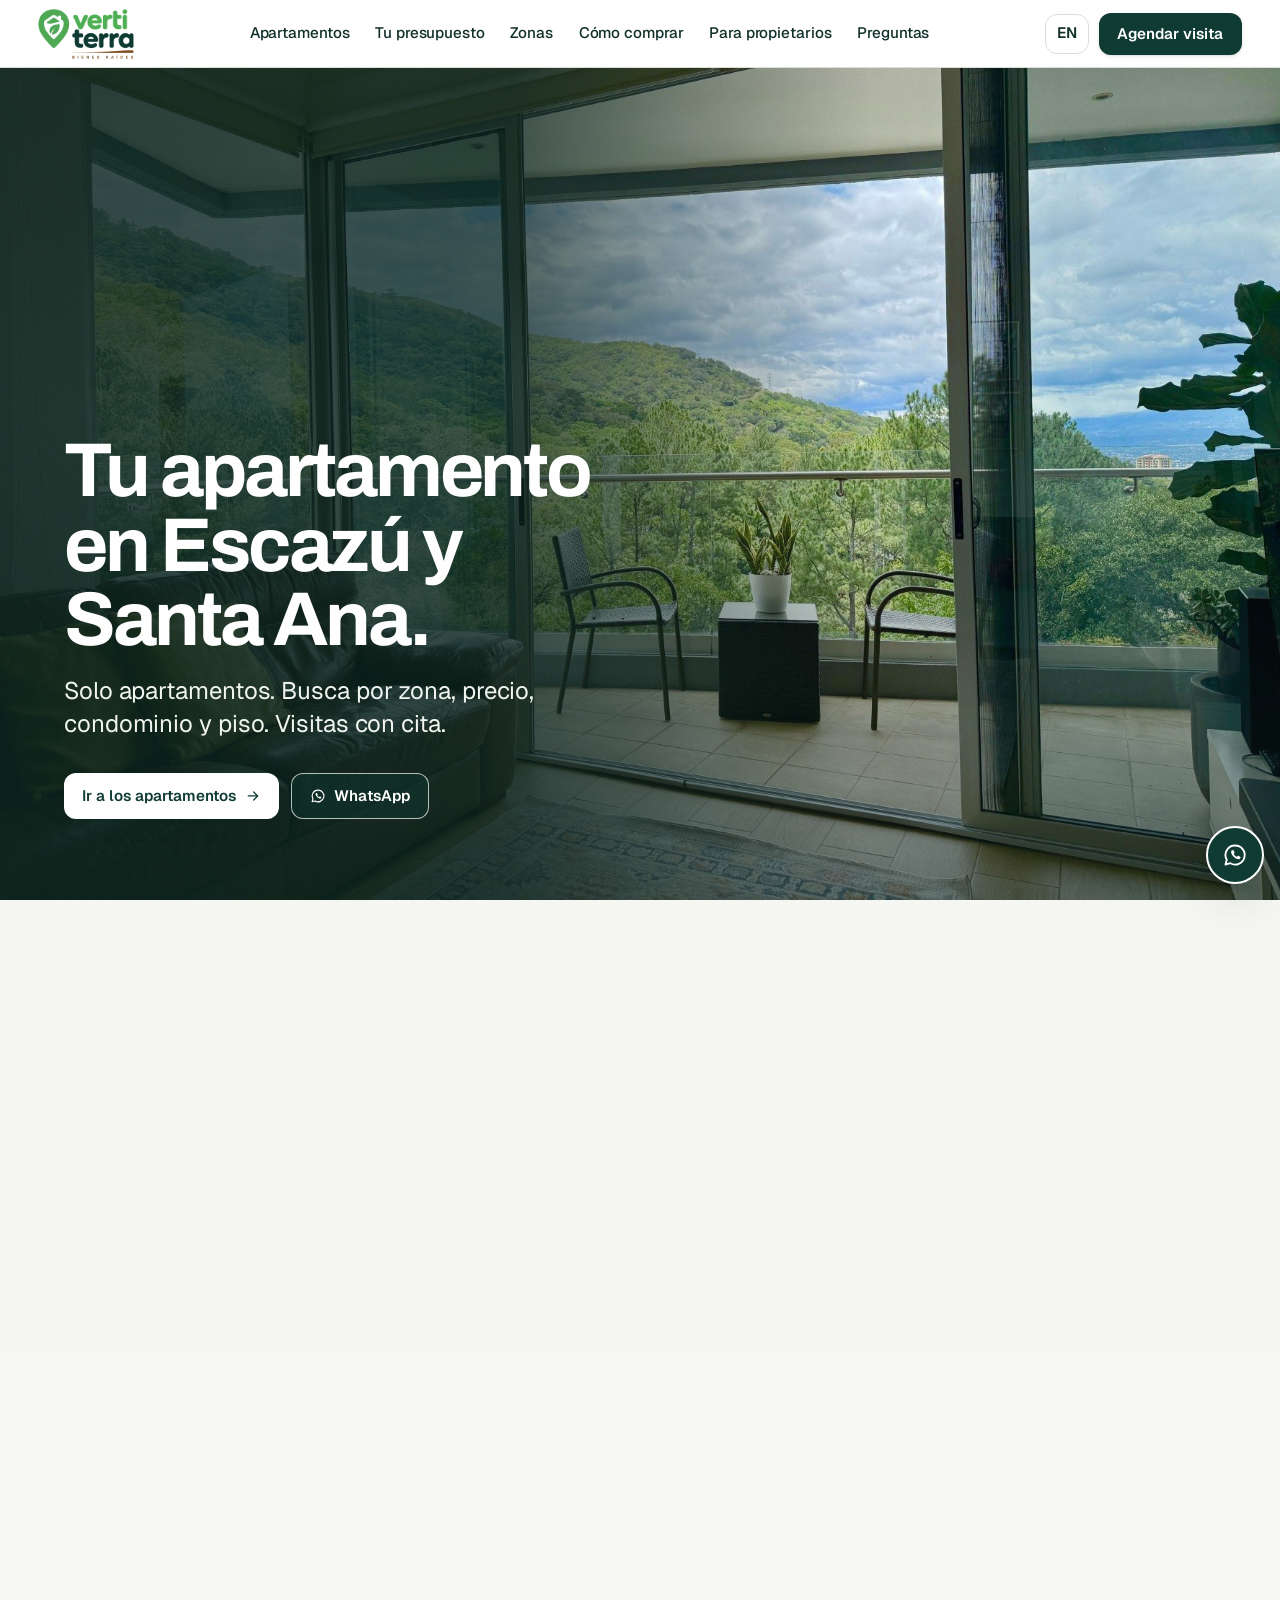
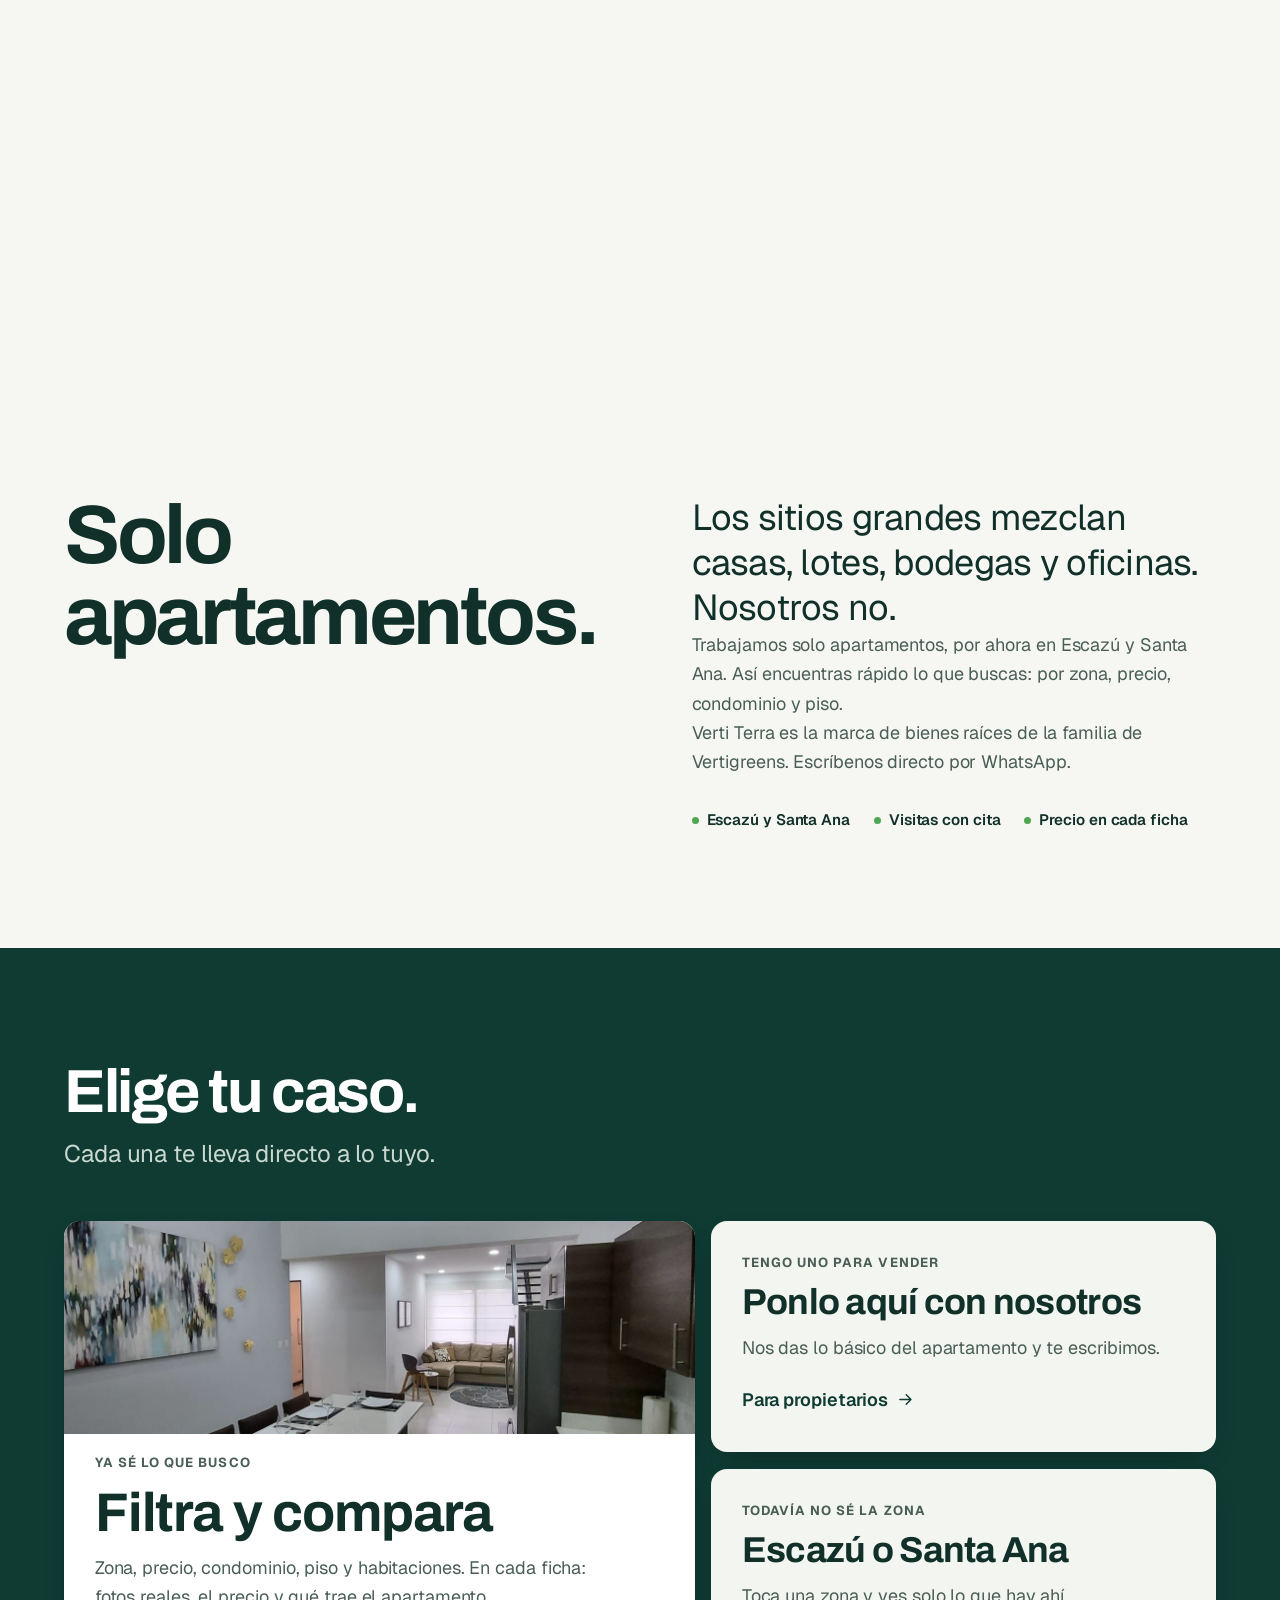
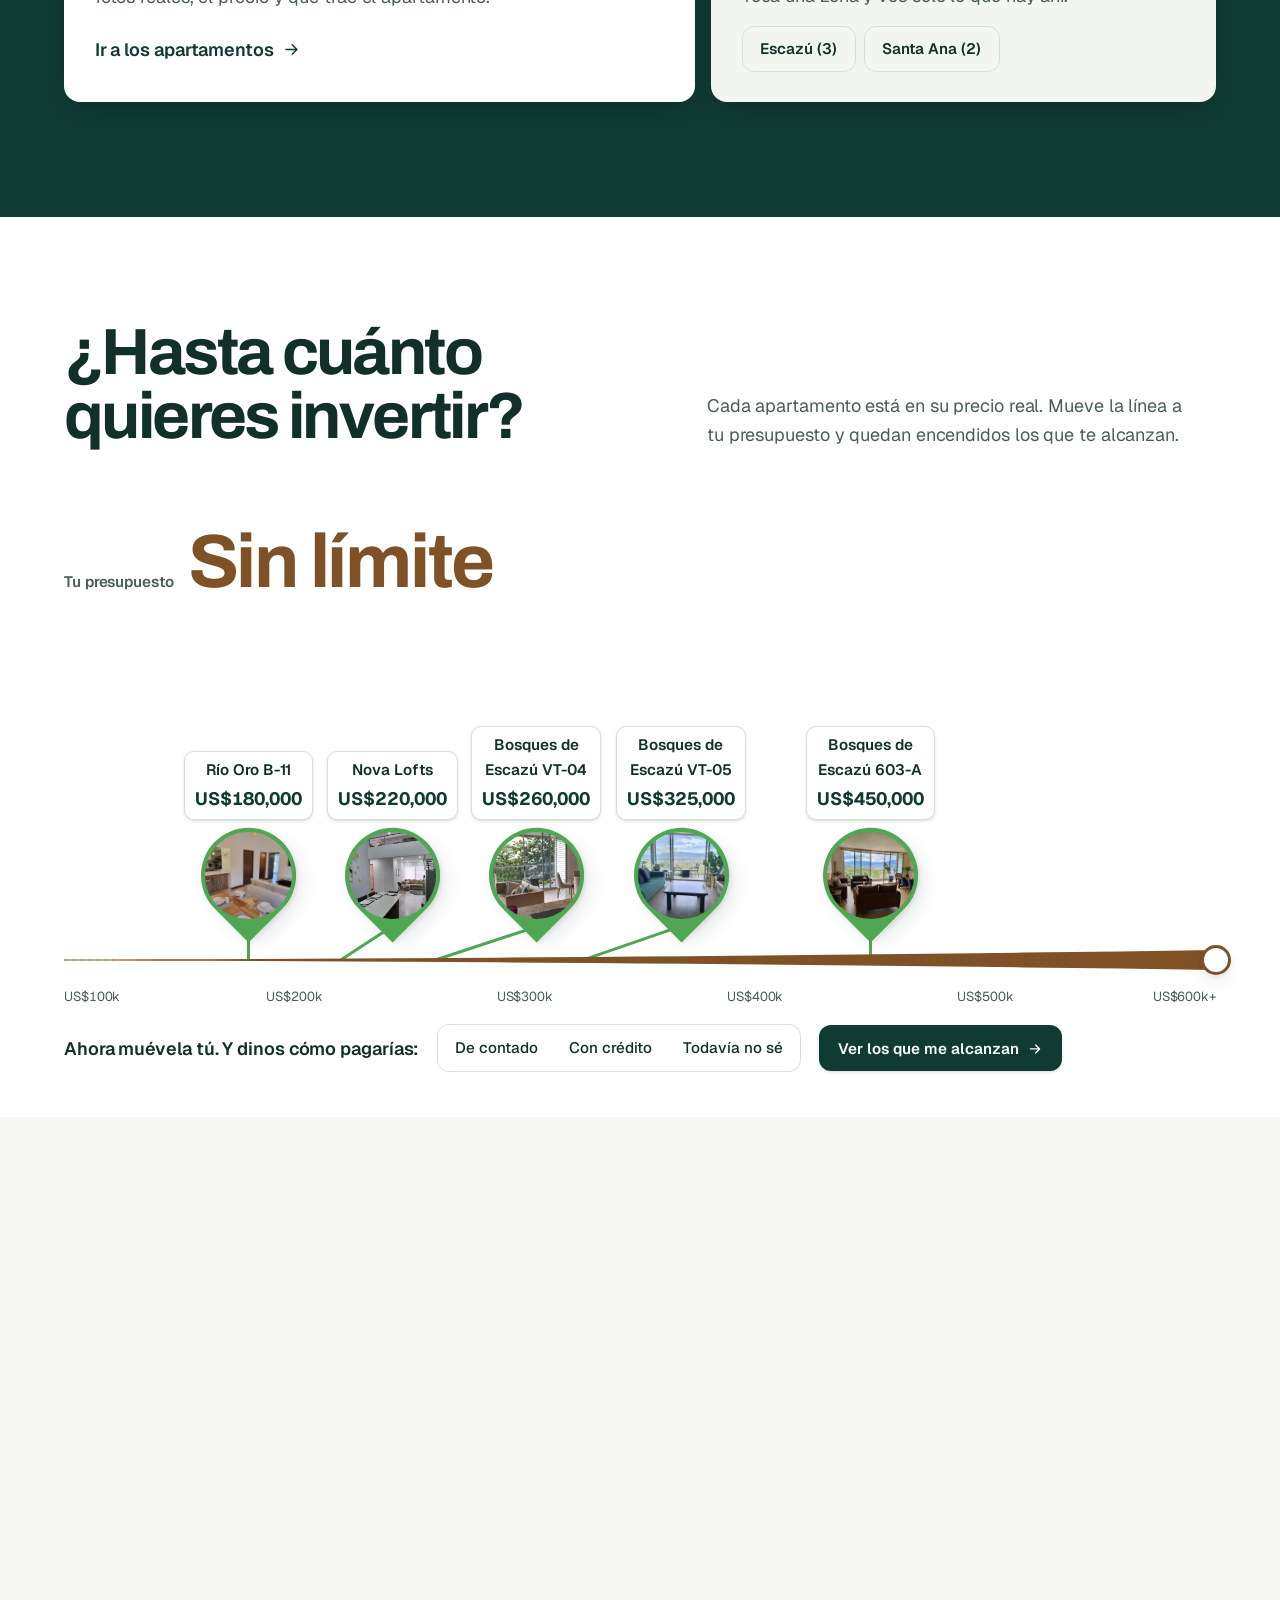
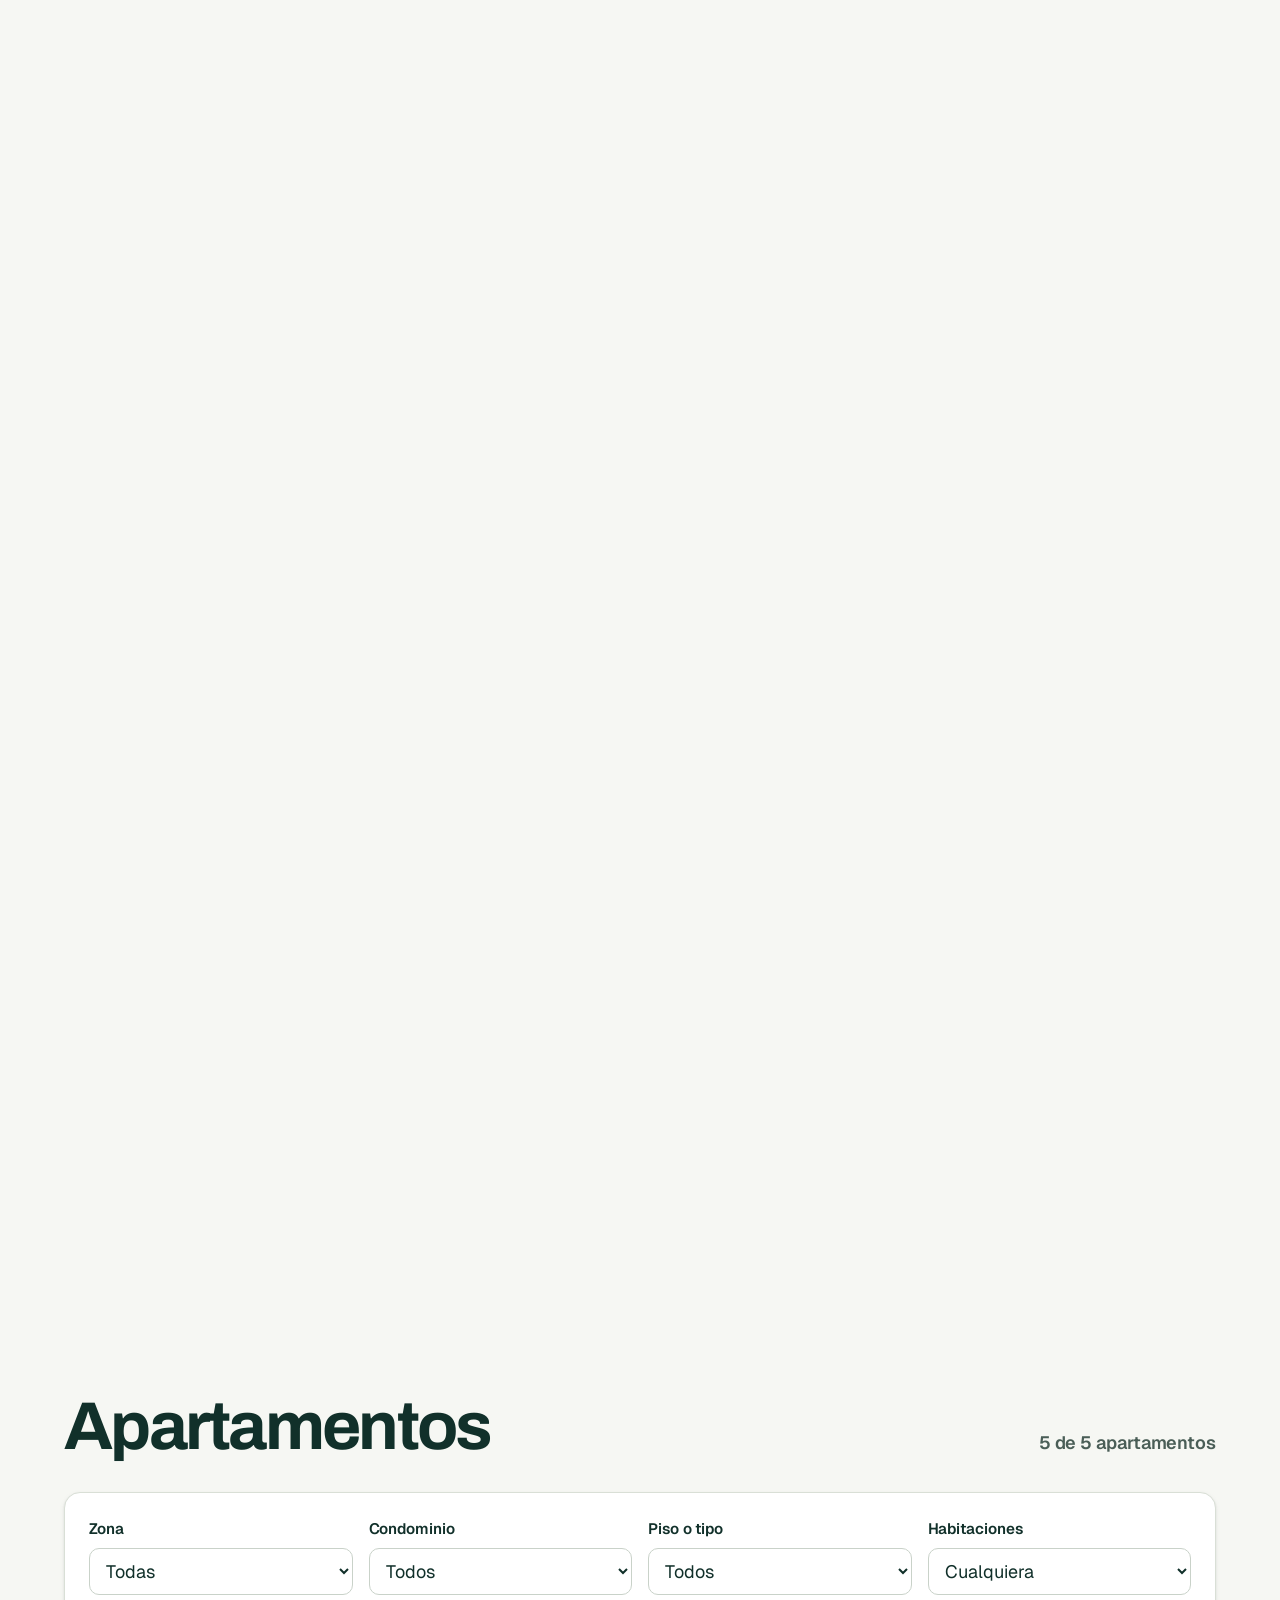
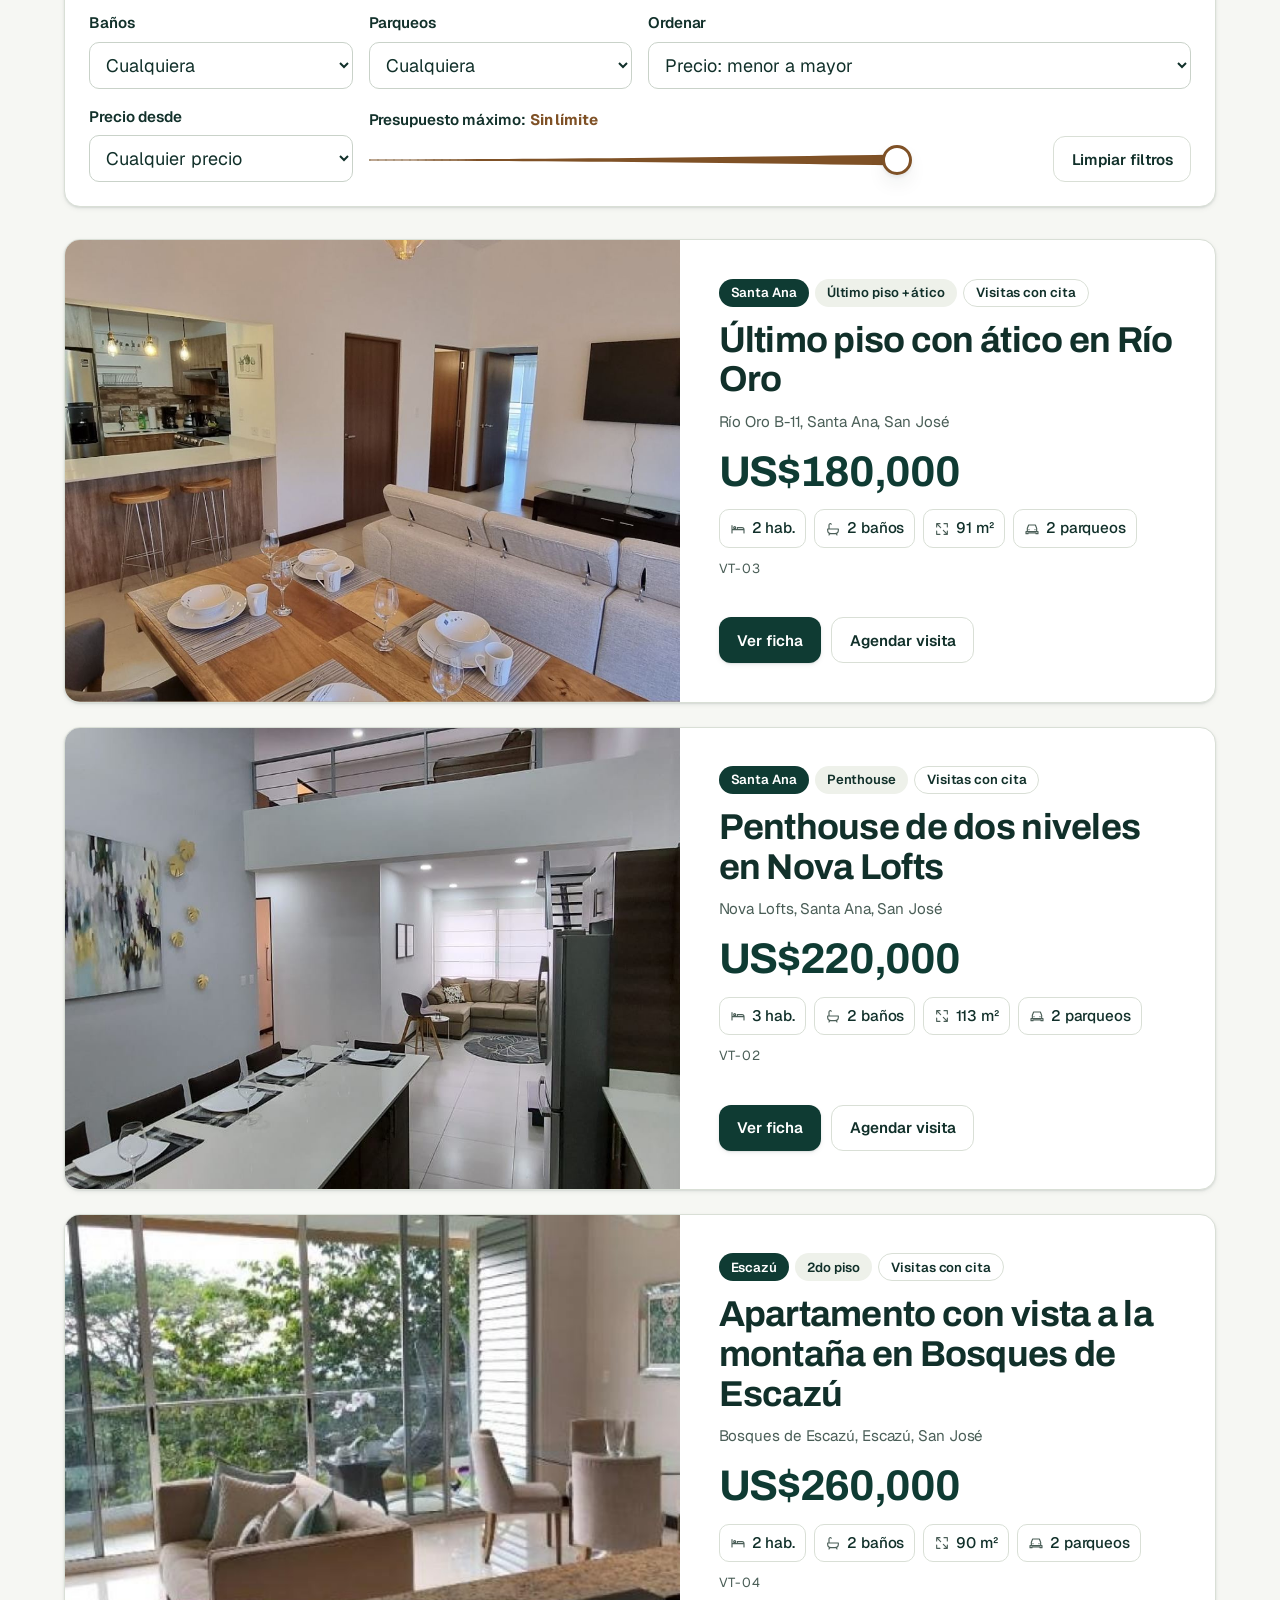
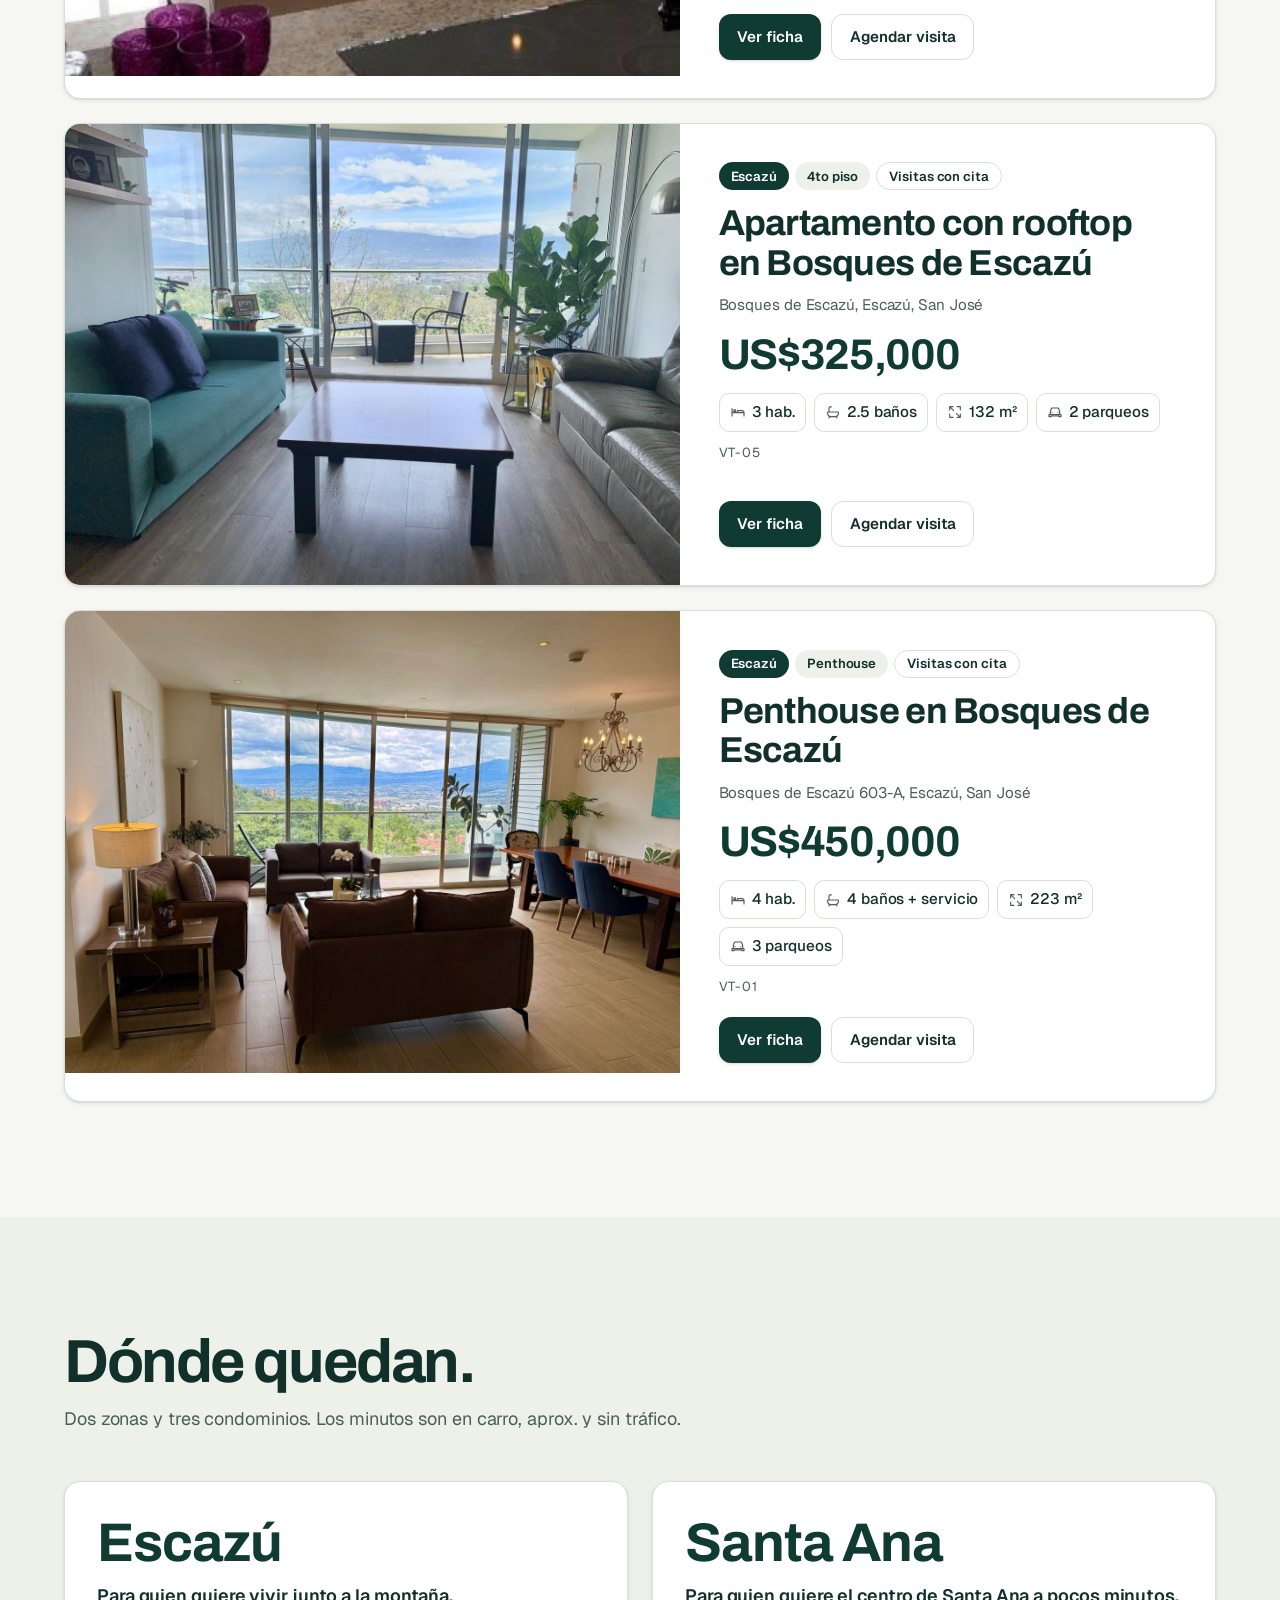
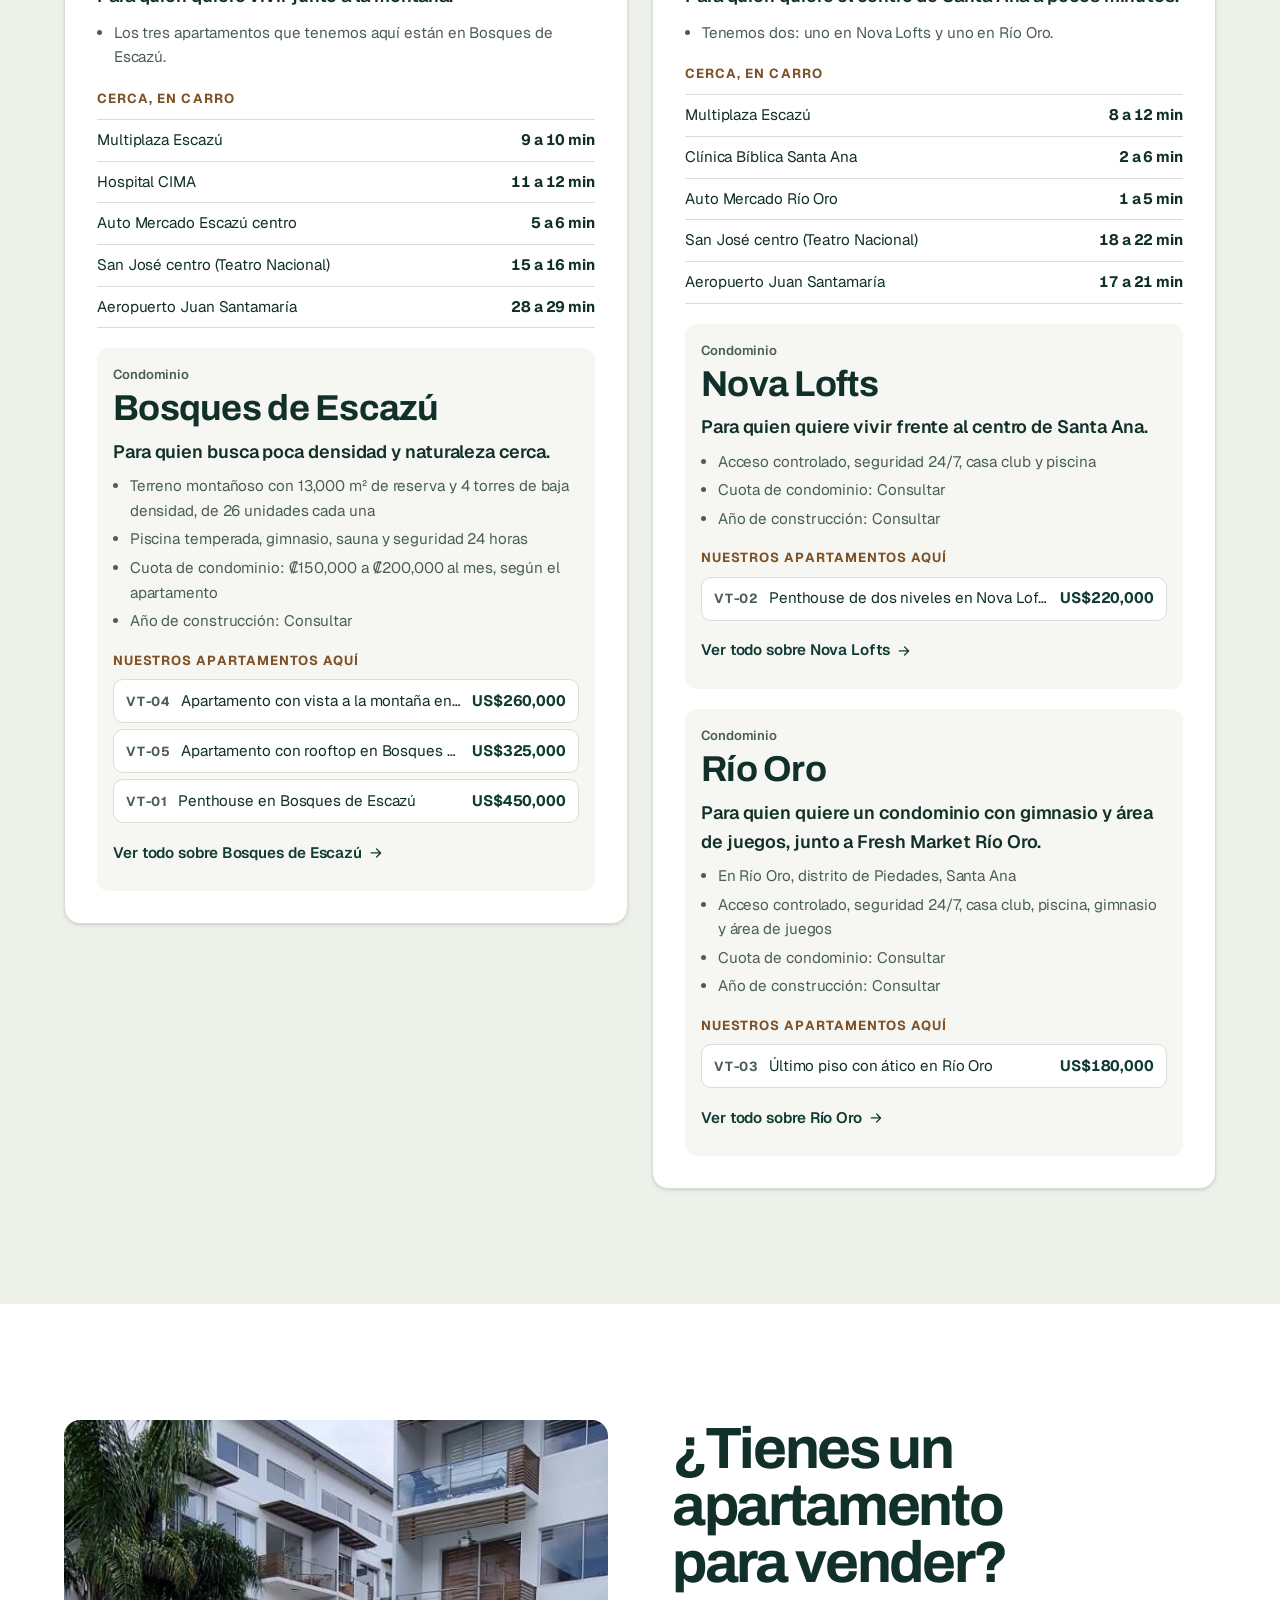
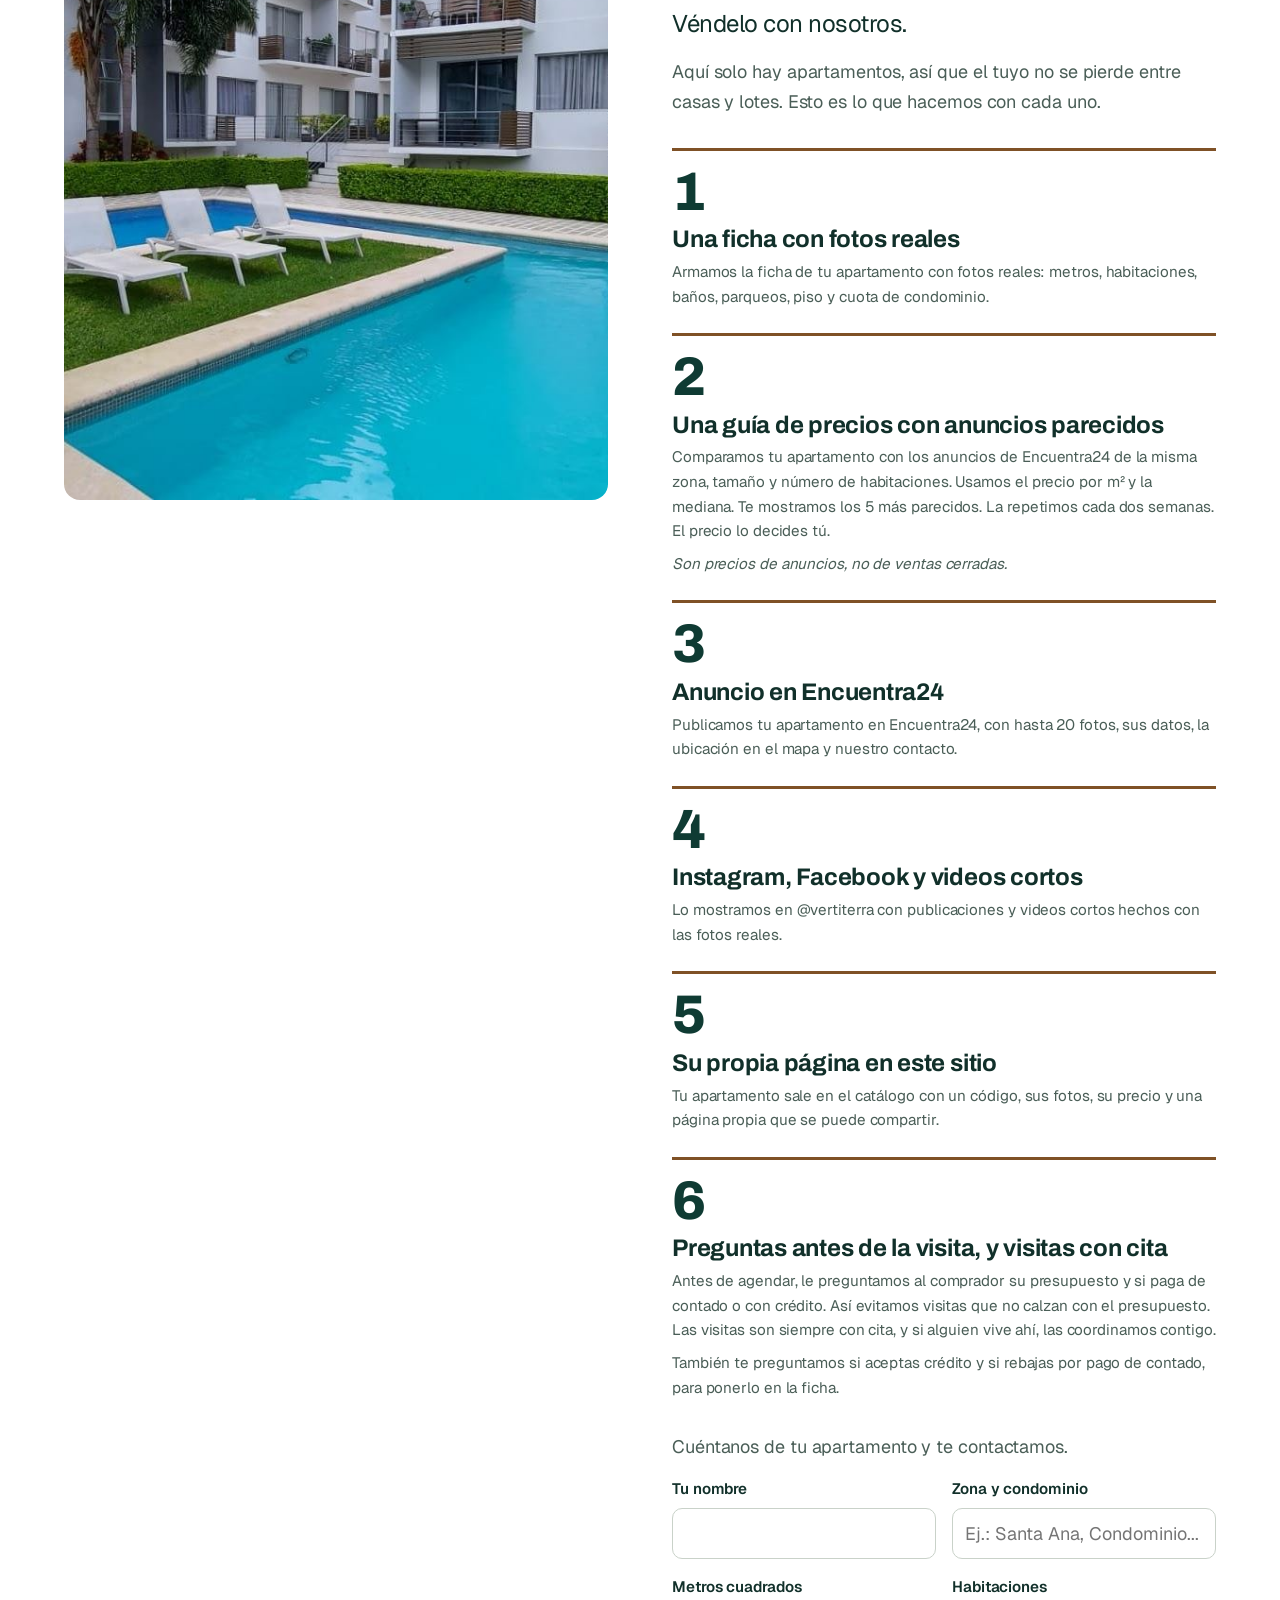
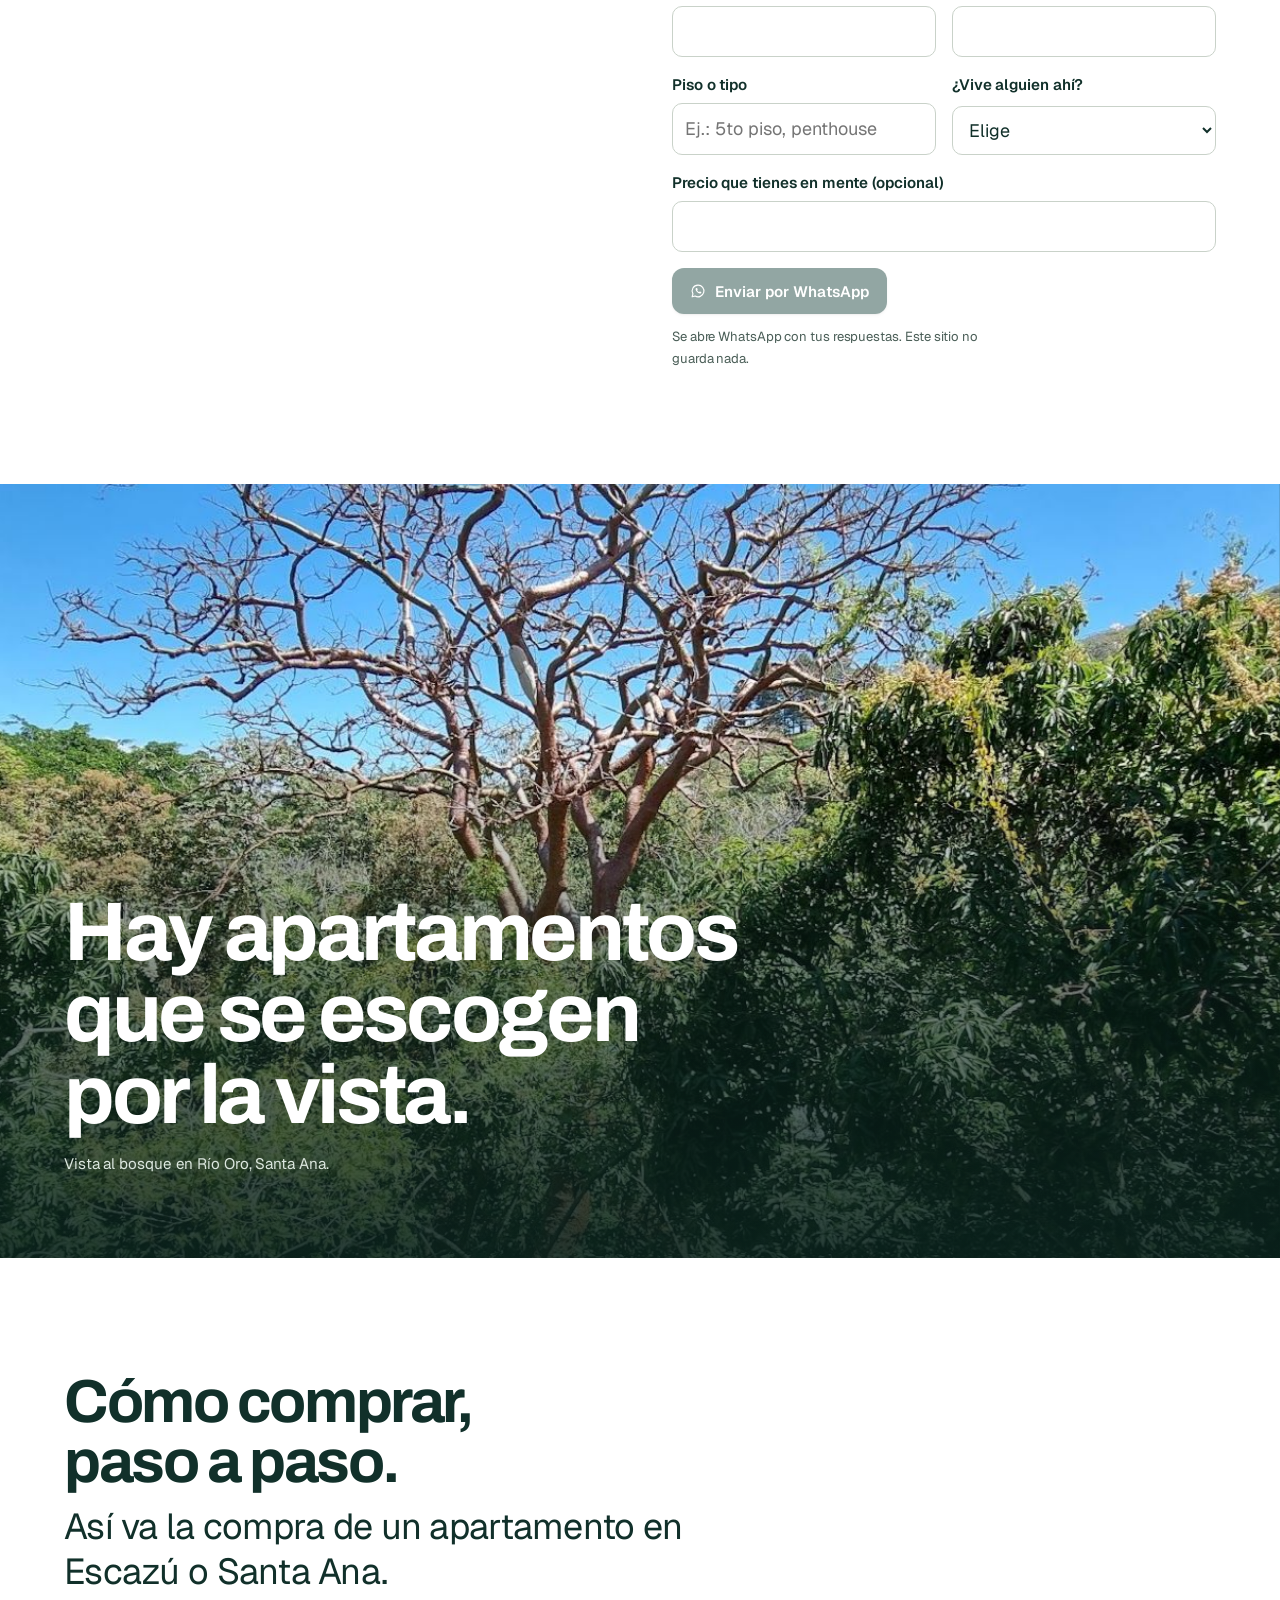
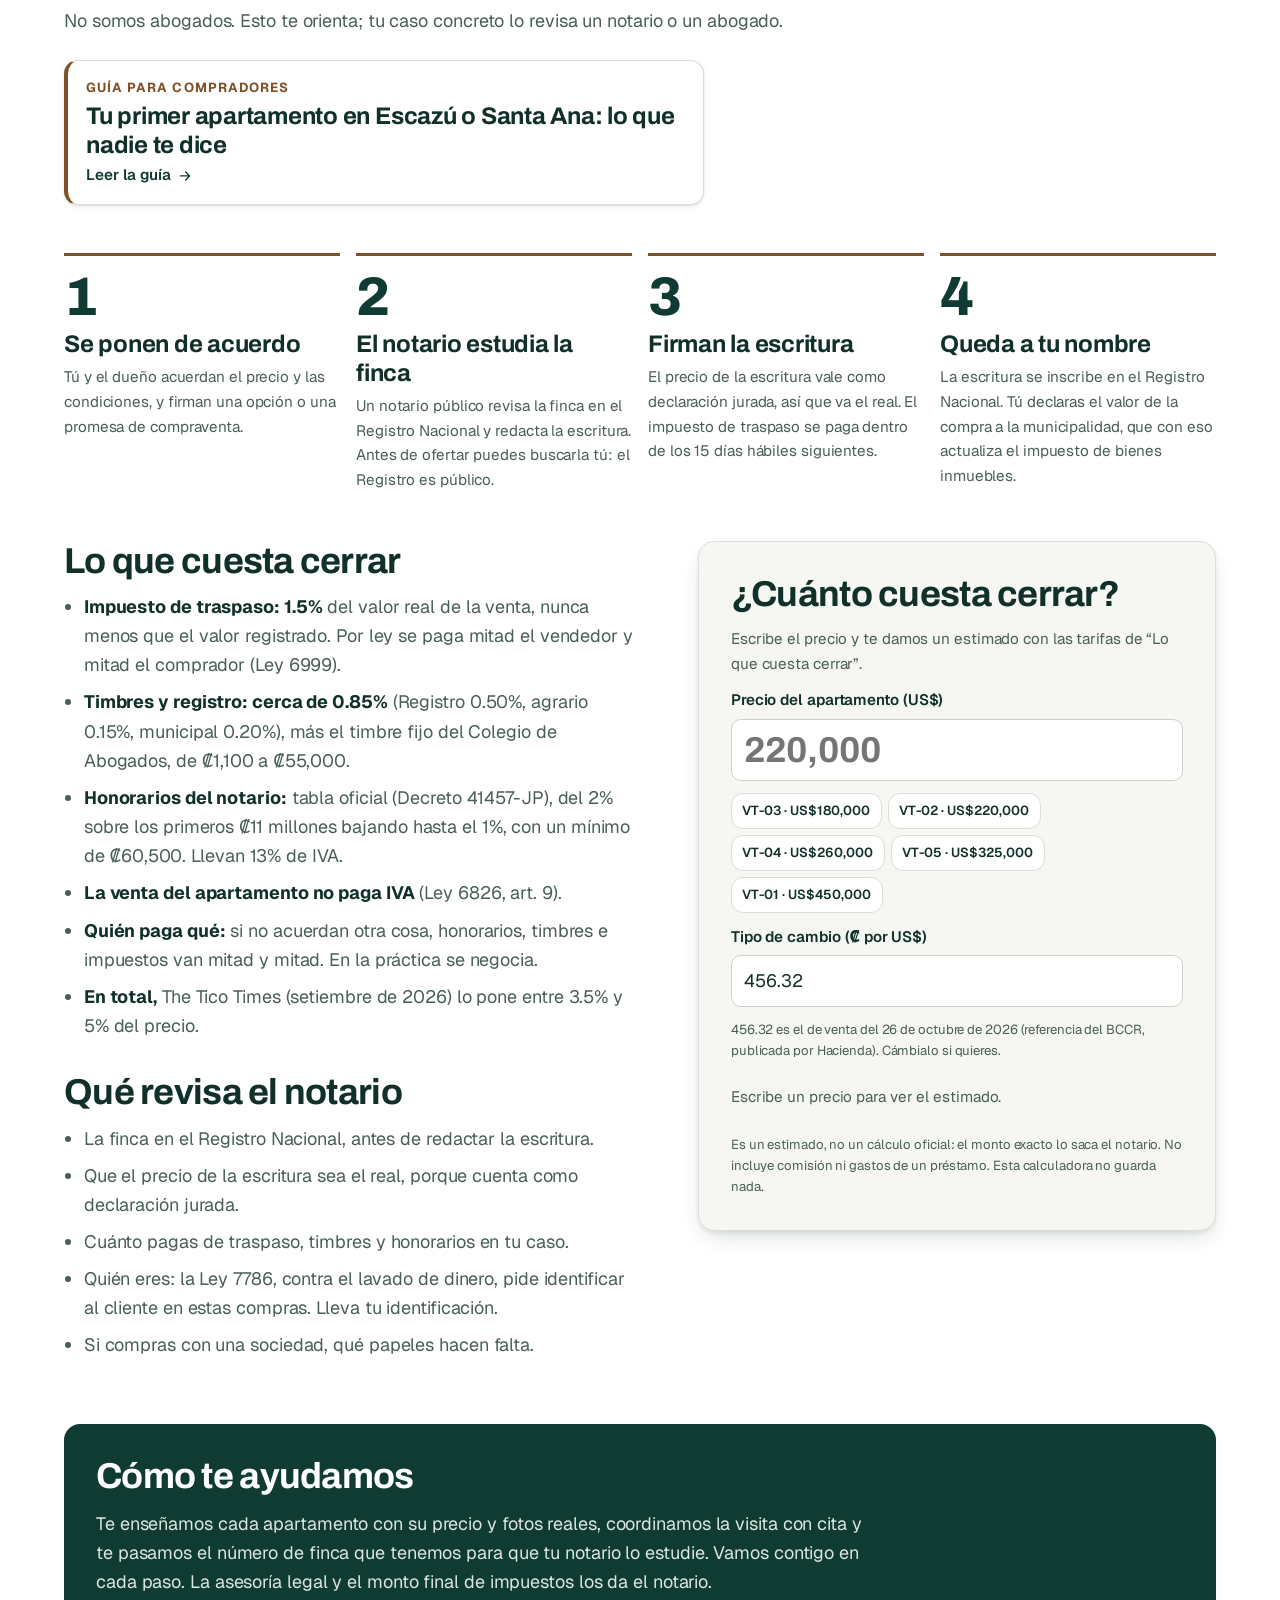
<file: index.html>
<!doctype html>
<html lang="es">
<head>
<meta charset="utf-8">
<meta name="viewport" content="width=device-width, initial-scale=1, viewport-fit=cover">
<script>if(/^#\/recorrido\/bosques-escazu-603a\/?$/.test(location.hash))location.replace("recorrido.html");</script>
<title>¿Buscas apartamento en Escazú o Santa Ana? · Verti Terra</title>
<meta name="description" content="¿Buscas apartamento en Escazú o Santa Ana, Costa Rica? Aquí solo hay apartamentos y cada uno trae su precio. Filtra por zona, precio, condominio y piso, y pide tu visita por WhatsApp.">
<link rel="canonical" href="https://vertiterra.com/">
<meta property="og:type" content="website">
<meta property="og:site_name" content="Verti Terra">
<meta property="og:url" content="https://vertiterra.com/">
<meta property="og:title" content="¿Buscas apartamento en Escazú o Santa Ana? · Verti Terra">
<meta property="og:description" content="Solo apartamentos en Escazú y Santa Ana, cada uno con su precio. Pide tu visita por WhatsApp.">
<meta property="og:image" content="https://vertiterra.com/assets/hero/room.jpg">
<meta property="og:locale" content="es_CR">
<!-- seo:jsonld (generated by tools/build-seo.py from data/apartamentos.json; do not edit by hand) -->
<script type="application/ld+json">
{
 "@context": "https://schema.org",
 "@graph": [
  {
   "@type": "RealEstateAgent",
   "@id": "https://vertiterra.com/#agent",
   "name": "Verti Terra",
   "url": "https://vertiterra.com/",
   "logo": "https://vertiterra.com/assets/brand/logo-15-2-520.png",
   "telephone": "+50672798418",
   "potentialAction": {
    "@type": "ScheduleAction",
    "name": "Agendar visita",
    "target": "https://vertiterra.com/#/visita"
   },
   "areaServed": [
    {
     "@type": "Place",
     "name": "Escazú, Costa Rica"
    },
    {
     "@type": "Place",
     "name": "Santa Ana, Costa Rica"
    }
   ],
   "description": "Solo apartamentos en Escazú y Santa Ana, Costa Rica."
  },
  {
   "@type": "WebSite",
   "@id": "https://vertiterra.com/#website",
   "url": "https://vertiterra.com/",
   "name": "Verti Terra",
   "inLanguage": [
    "es",
    "en"
   ],
   "publisher": {
    "@id": "https://vertiterra.com/#agent"
   }
  },
  {
   "@type": "RealEstateListing",
   "@id": "https://vertiterra.com/#/apto/rio-oro-b11-santa-ana",
   "url": "https://vertiterra.com/#/apto/rio-oro-b11-santa-ana",
   "name": "VT-03 · Último piso con ático en Río Oro",
   "inLanguage": "es",
   "image": [
    "https://vertiterra.com/assets/riooro/riooro-06.jpg",
    "https://vertiterra.com/assets/riooro/riooro-04.jpg",
    "https://vertiterra.com/assets/riooro/riooro-05.jpg",
    "https://vertiterra.com/assets/riooro/riooro-07.jpg"
   ],
   "offers": {
    "@type": "Offer",
    "price": 180000,
    "priceCurrency": "USD",
    "availability": "https://schema.org/InStock",
    "seller": {
     "@id": "https://vertiterra.com/#agent"
    }
   },
   "mainEntity": {
    "@type": "Apartment",
    "name": "Último piso con ático en Río Oro",
    "numberOfBedrooms": 2,
    "numberOfFullBathrooms": 2,
    "floorSize": {
     "@type": "QuantitativeValue",
     "value": 91,
     "unitCode": "MTK"
    },
    "address": {
     "@type": "PostalAddress",
     "addressLocality": "Santa Ana",
     "addressRegion": "San José",
     "addressCountry": "CR"
    }
   },
   "description": "Apartamento de 91 m², con 2 habitaciones y 2 baños, en el último piso del Condominio Río Oro, en Santa Ana.",
   "dateModified": "2026-10-26"
  },
  {
   "@type": "RealEstateListing",
   "@id": "https://vertiterra.com/#/apto/nova-lofts-santa-ana",
   "url": "https://vertiterra.com/#/apto/nova-lofts-santa-ana",
   "name": "VT-02 · Penthouse de dos niveles en Nova Lofts",
   "inLanguage": "es",
   "image": [
    "https://vertiterra.com/assets/novalofts/novalofts-01.jpg",
    "https://vertiterra.com/assets/novalofts/novalofts-04.jpg",
    "https://vertiterra.com/assets/novalofts/novalofts-06.jpg",
    "https://vertiterra.com/assets/novalofts/novalofts-07.jpg"
   ],
   "offers": {
    "@type": "Offer",
    "price": 220000,
    "priceCurrency": "USD",
    "availability": "https://schema.org/InStock",
    "seller": {
     "@id": "https://vertiterra.com/#agent"
    }
   },
   "mainEntity": {
    "@type": "Apartment",
    "name": "Penthouse de dos niveles en Nova Lofts",
    "numberOfBedrooms": 3,
    "numberOfFullBathrooms": 2,
    "floorSize": {
     "@type": "QuantitativeValue",
     "value": 113,
     "unitCode": "MTK"
    },
    "address": {
     "@type": "PostalAddress",
     "addressLocality": "Santa Ana",
     "addressRegion": "San José",
     "addressCountry": "CR"
    }
   },
   "description": "Penthouse de dos niveles, 113 m², con 3 habitaciones y 2 baños, en el Condominio Nova Lofts, frente al centro de Santa Ana. Construido en 2022. Se vende amueblado.",
   "dateModified": "2026-10-26"
  },
  {
   "@type": "RealEstateListing",
   "@id": "https://vertiterra.com/#/apto/bosques-escazu-vista-montana",
   "url": "https://vertiterra.com/#/apto/bosques-escazu-vista-montana",
   "name": "VT-04 · Apartamento con vista a la montaña en Bosques de Escazú",
   "inLanguage": "es",
   "image": [
    "https://vertiterra.com/assets/vistamontana/vista-montana-01.jpg",
    "https://vertiterra.com/assets/vistamontana/vista-montana-02.jpg",
    "https://vertiterra.com/assets/vistamontana/vista-montana-03.jpg",
    "https://vertiterra.com/assets/vistamontana/vista-montana-04.jpg"
   ],
   "offers": {
    "@type": "Offer",
    "price": 260000,
    "priceCurrency": "USD",
    "availability": "https://schema.org/InStock",
    "seller": {
     "@id": "https://vertiterra.com/#agent"
    }
   },
   "mainEntity": {
    "@type": "Apartment",
    "name": "Apartamento con vista a la montaña en Bosques de Escazú",
    "numberOfBedrooms": 2,
    "numberOfFullBathrooms": 2,
    "floorSize": {
     "@type": "QuantitativeValue",
     "value": 90,
     "unitCode": "MTK"
    },
    "address": {
     "@type": "PostalAddress",
     "addressLocality": "Escazú",
     "addressRegion": "San José",
     "addressCountry": "CR"
    }
   },
   "description": "Apartamento de 90 m² en el piso 2 de Bosques de Escazú, con 2 habitaciones, 2 baños y 2 parqueos techados amplios. Sala, cocina y comedor integrados, con mucha ventilación y entrada de luz.",
   "dateModified": "2026-10-26"
  },
  {
   "@type": "RealEstateListing",
   "@id": "https://vertiterra.com/#/apto/bosques-escazu-rooftop",
   "url": "https://vertiterra.com/#/apto/bosques-escazu-rooftop",
   "name": "VT-05 · Apartamento con rooftop en Bosques de Escazú",
   "inLanguage": "es",
   "image": [
    "https://vertiterra.com/assets/rooftop/rooftop-01.jpg",
    "https://vertiterra.com/assets/rooftop/rooftop-02.jpg",
    "https://vertiterra.com/assets/rooftop/rooftop-03.jpg",
    "https://vertiterra.com/assets/rooftop/rooftop-04.jpg"
   ],
   "offers": {
    "@type": "Offer",
    "price": 325000,
    "priceCurrency": "USD",
    "availability": "https://schema.org/InStock",
    "seller": {
     "@id": "https://vertiterra.com/#agent"
    }
   },
   "mainEntity": {
    "@type": "Apartment",
    "name": "Apartamento con rooftop en Bosques de Escazú",
    "numberOfBedrooms": 3,
    "numberOfFullBathrooms": 2,
    "floorSize": {
     "@type": "QuantitativeValue",
     "value": 132,
     "unitCode": "MTK"
    },
    "address": {
     "@type": "PostalAddress",
     "addressLocality": "Escazú",
     "addressRegion": "San José",
     "addressCountry": "CR"
    },
    "numberOfPartialBathrooms": 1
   },
   "description": "Apartamento de 132 m² en el piso 4 de Bosques de Escazú, con 3 habitaciones, 2.5 baños, 2 parqueos y vista a San José. Está diseñado para familias pequeñas que buscan armonía con la naturaleza, seguridad y confort.",
   "dateModified": "2026-10-26"
  },
  {
   "@type": "RealEstateListing",
   "@id": "https://vertiterra.com/#/apto/bosques-escazu-603a",
   "url": "https://vertiterra.com/#/apto/bosques-escazu-603a",
   "name": "VT-01 · Penthouse en Bosques de Escazú",
   "inLanguage": "es",
   "image": [
    "https://vertiterra.com/assets/escazu/escazu-03.jpg",
    "https://vertiterra.com/assets/escazu/escazu-01.jpg",
    "https://vertiterra.com/assets/escazu/escazu-02.jpg",
    "https://vertiterra.com/assets/escazu/escazu-05.jpg"
   ],
   "offers": {
    "@type": "Offer",
    "price": 450000,
    "priceCurrency": "USD",
    "availability": "https://schema.org/InStock",
    "seller": {
     "@id": "https://vertiterra.com/#agent"
    }
   },
   "mainEntity": {
    "@type": "Apartment",
    "name": "Penthouse en Bosques de Escazú",
    "numberOfBedrooms": 4,
    "numberOfFullBathrooms": 4,
    "floorSize": {
     "@type": "QuantitativeValue",
     "value": 223,
     "unitCode": "MTK"
    },
    "address": {
     "@type": "PostalAddress",
     "addressLocality": "Escazú",
     "addressRegion": "San José",
     "addressCountry": "CR"
    }
   },
   "description": "Penthouse de 223 m² en un condominio en Bosques de Escazú, con 4 habitaciones, 4 baños completos y baño de servicio. Se vende amueblado.",
   "dateModified": "2026-10-26"
  },
  {
   "@type": "ApartmentComplex",
   "@id": "https://vertiterra.com/#/edificio/bosques-de-escazu",
   "url": "https://vertiterra.com/#/edificio/bosques-de-escazu",
   "name": "Bosques de Escazú",
   "inLanguage": "es",
   "address": {
    "@type": "PostalAddress",
    "addressLocality": "Escazú",
    "addressRegion": "San José",
    "addressCountry": "CR"
   },
   "amenityFeature": [
    {
     "@type": "LocationFeatureSpecification",
     "name": "Piscina temperada",
     "value": true
    },
    {
     "@type": "LocationFeatureSpecification",
     "name": "Gimnasio con vista al bosque",
     "value": true
    },
    {
     "@type": "LocationFeatureSpecification",
     "name": "Sauna",
     "value": true
    },
    {
     "@type": "LocationFeatureSpecification",
     "name": "Salón de fiestas",
     "value": true
    },
    {
     "@type": "LocationFeatureSpecification",
     "name": "Área social",
     "value": true
    },
    {
     "@type": "LocationFeatureSpecification",
     "name": "Área de BBQ",
     "value": true
    },
    {
     "@type": "LocationFeatureSpecification",
     "name": "Parque infantil",
     "value": true
    },
    {
     "@type": "LocationFeatureSpecification",
     "name": "Decks para yoga junto a la montaña",
     "value": true
    },
    {
     "@type": "LocationFeatureSpecification",
     "name": "Senderos para caminar",
     "value": true
    },
    {
     "@type": "LocationFeatureSpecification",
     "name": "Casa club junto al río de Escazú",
     "value": true
    },
    {
     "@type": "LocationFeatureSpecification",
     "name": "Seguridad 24 horas",
     "value": true
    },
    {
     "@type": "LocationFeatureSpecification",
     "name": "Parqueo de visitas",
     "value": true
    },
    {
     "@type": "LocationFeatureSpecification",
     "name": "Ascensor",
     "value": true
    },
    {
     "@type": "LocationFeatureSpecification",
     "name": "Planta eléctrica",
     "value": true
    },
    {
     "@type": "LocationFeatureSpecification",
     "name": "Tanque de reserva de agua",
     "value": true
    },
    {
     "@type": "LocationFeatureSpecification",
     "name": "Admite mascotas",
     "value": true
    }
   ],
   "containsPlace": [
    {
     "@id": "https://vertiterra.com/#/apto/bosques-escazu-vista-montana"
    },
    {
     "@id": "https://vertiterra.com/#/apto/bosques-escazu-rooftop"
    },
    {
     "@id": "https://vertiterra.com/#/apto/bosques-escazu-603a"
    }
   ],
   "description": "Para quien busca poca densidad y naturaleza cerca."
  },
  {
   "@type": "ApartmentComplex",
   "@id": "https://vertiterra.com/#/edificio/nova-lofts",
   "url": "https://vertiterra.com/#/edificio/nova-lofts",
   "name": "Nova Lofts",
   "inLanguage": "es",
   "address": {
    "@type": "PostalAddress",
    "addressLocality": "Santa Ana",
    "addressRegion": "San José",
    "addressCountry": "CR"
   },
   "amenityFeature": [
    {
     "@type": "LocationFeatureSpecification",
     "name": "Acceso controlado",
     "value": true
    },
    {
     "@type": "LocationFeatureSpecification",
     "name": "Seguridad 24/7",
     "value": true
    },
    {
     "@type": "LocationFeatureSpecification",
     "name": "Casa club",
     "value": true
    },
    {
     "@type": "LocationFeatureSpecification",
     "name": "Piscina",
     "value": true
    }
   ],
   "containsPlace": [
    {
     "@id": "https://vertiterra.com/#/apto/nova-lofts-santa-ana"
    }
   ],
   "description": "Para quien quiere vivir frente al centro de Santa Ana.",
   "geo": {
    "@type": "GeoCoordinates",
    "latitude": 9.935139,
    "longitude": -84.18625
   }
  },
  {
   "@type": "ApartmentComplex",
   "@id": "https://vertiterra.com/#/edificio/rio-oro",
   "url": "https://vertiterra.com/#/edificio/rio-oro",
   "name": "Río Oro",
   "inLanguage": "es",
   "address": {
    "@type": "PostalAddress",
    "addressLocality": "Santa Ana",
    "addressRegion": "San José",
    "addressCountry": "CR"
   },
   "amenityFeature": [
    {
     "@type": "LocationFeatureSpecification",
     "name": "Acceso controlado",
     "value": true
    },
    {
     "@type": "LocationFeatureSpecification",
     "name": "Seguridad 24/7",
     "value": true
    },
    {
     "@type": "LocationFeatureSpecification",
     "name": "Casa club",
     "value": true
    },
    {
     "@type": "LocationFeatureSpecification",
     "name": "Piscina",
     "value": true
    },
    {
     "@type": "LocationFeatureSpecification",
     "name": "Gimnasio",
     "value": true
    },
    {
     "@type": "LocationFeatureSpecification",
     "name": "Área de juegos para niños",
     "value": true
    }
   ],
   "containsPlace": [
    {
     "@id": "https://vertiterra.com/#/apto/rio-oro-b11-santa-ana"
    }
   ],
   "description": "Para quien quiere un condominio con gimnasio y área de juegos, junto a Fresh Market Río Oro.",
   "geo": {
    "@type": "GeoCoordinates",
    "latitude": 9.926062,
    "longitude": -84.201018
   }
  },
  {
   "@type": "Article",
   "@id": "https://vertiterra.com/#/guia/primer-apartamento",
   "url": "https://vertiterra.com/#/guia/primer-apartamento",
   "headline": "Tu primer apartamento en Escazú o Santa Ana: lo que nadie te dice",
   "description": "Ver apartamentos es lo fácil. Lo que toma por sorpresa llega al cerrar: impuestos, timbres, el notario y la cuota de cada mes. Aquí va, con las cifras de la ley y de nuestros propios apartamentos.",
   "inLanguage": "es",
   "datePublished": "2026-10-27",
   "dateModified": "2026-10-27",
   "author": {
    "@id": "https://vertiterra.com/#agent"
   },
   "publisher": {
    "@id": "https://vertiterra.com/#agent"
   },
   "about": [
    {
     "@type": "Place",
     "name": "Escazú, Costa Rica"
    },
    {
     "@type": "Place",
     "name": "Santa Ana, Costa Rica"
    }
   ],
   "mentions": [
    {
     "@id": "https://vertiterra.com/#/apto/rio-oro-b11-santa-ana"
    },
    {
     "@id": "https://vertiterra.com/#/apto/nova-lofts-santa-ana"
    },
    {
     "@id": "https://vertiterra.com/#/apto/bosques-escazu-vista-montana"
    },
    {
     "@id": "https://vertiterra.com/#/apto/bosques-escazu-rooftop"
    },
    {
     "@id": "https://vertiterra.com/#/apto/bosques-escazu-603a"
    }
   ],
   "isPartOf": {
    "@id": "https://vertiterra.com/#website"
   }
  }
 ]
}
</script>
<!-- /seo:jsonld -->
<meta name="theme-color" content="#0F3B33">
<link rel="icon" type="image/png" href="assets/brand/icono-192.png">
<link rel="preconnect" href="https://fonts.googleapis.com">
<link rel="preconnect" href="https://fonts.gstatic.com" crossorigin>
<link rel="stylesheet" href="https://fonts.googleapis.com/css2?family=Archivo:wght@500;600;700;800&family=Geist:wght@400;500;600&display=swap">
<link rel="preload" as="image" href="assets/hero/room.jpg" imagesrcset="assets/hero/room-m.jpg 1100w, assets/hero/room.jpg 1775w" imagesizes="100vw">
<link rel="stylesheet" href="scrollcraft.css">
<link rel="stylesheet" href="css/site.css">
</head>
<body>

<a class="skip" href="#apartamentos" data-i18n="skip">Saltar a los apartamentos</a>
<div class="sc-grain" aria-hidden="true"></div>

<header class="bar" id="bar">
  <a class="bar__brand" href="#inicio" aria-label="Verti Terra, inicio" data-i18n-attr="aria-label:brandHome">
    <img src="assets/brand/logo-15-2-520.png" width="520" height="271" alt="Verti Terra Bienes Raíces" data-i18n-attr="alt:logoAlt">
  </a>
  <nav class="bar__nav" id="barNav" aria-label="Principal" data-i18n-attr="aria-label:navLabel">
    <a href="#apartamentos" data-i18n="navApts">Apartamentos</a>
    <a href="#presupuesto" data-i18n="navBudget">Tu presupuesto</a>
    <a href="#zonas" data-i18n="navZones">Zonas</a>
    <a href="#comprar" data-i18n="navBuy">Cómo comprar</a>
    <a href="#propietarios" data-i18n="navOwners">Para propietarios</a>
    <a href="#preguntas" data-i18n="navFaq">Preguntas</a>
    <a class="btn btn--solid bar__nav-cta" href="#/visita" data-i18n="ctaVisit">Agendar visita</a>
  </nav>
  <div class="bar__tools">
    <a class="bar__chip" id="budgetChip" href="#apartamentos" hidden></a>
    <button class="bar__lang" id="langToggle" type="button" aria-label="Read in English" data-i18n-attr="aria-label:langAria"><span data-i18n="langShort">EN</span></button>
    <a class="btn btn--solid bar__cta" href="#/visita" data-i18n="ctaVisit">Agendar visita</a>
    <button class="bar__menu" id="menuToggle" type="button" aria-expanded="false" aria-controls="barNav">
      <span class="sr" data-i18n="menu">Menú</span>
      <svg viewBox="0 0 24 24" width="22" height="22" aria-hidden="true"><path d="M3 7h18M3 12h18M3 17h18" stroke="currentColor" stroke-width="1.8" stroke-linecap="round"/></svg>
    </button>
  </div>
</header>

<main id="top">

  <!-- 1 · THRESHOLD: pin + independent planes (page-local choreography) -->
  <section id="inicio" class="hero" data-sc-act="pin" data-sc-span="2.2" aria-labelledby="heroTitle">
    <div data-sc-stage class="hero__stage" id="heroStage" data-sc-verify-state="">
      <div class="hero__plane hero__view" aria-hidden="true">
        <img id="heroView" src="assets/hero/view.jpg" srcset="assets/hero/view-m.jpg 1100w, assets/hero/view.jpg 1775w" sizes="(max-aspect-ratio: 4/3) 160vh, 100vw" width="1775" height="1334" alt="" decoding="async">
        <div class="hero__haze"></div>
      </div>

      <div class="sc-copy hero__beat">
        <p class="hero__kicker" data-sc-cue="0.56 1 0.3 0.1" data-i18n="beatKicker">Penthouse en Bosques de Escazú</p>
        <p class="sc-display hero__beat-title" data-sc-cue="0.6 1 0.3 0.1" data-sc-kinetic="lines" data-i18n="beatTitle">Primero, la vista.</p>
      </div>

      <div class="hero__plane hero__room" id="heroRoom">
        <img class="hero__room-hole" src="assets/hero/room-hole.webp" srcset="assets/hero/room-hole-m.webp 1100w, assets/hero/room-hole.webp 1775w" sizes="100vw" width="1775" height="1334" alt="" decoding="async">
        <img class="hero__room-full" id="heroRoomFull" src="assets/hero/room.jpg" srcset="assets/hero/room-m.jpg 1100w, assets/hero/room.jpg 1775w" sizes="100vw" width="1775" height="1334" alt="Sala del penthouse en Bosques de Escazú, con la puerta abierta al balcón y las montañas" data-i18n-attr="alt:heroAlt" fetchpriority="high">
      </div>

      <div class="vt-scrim vt-scrim--hero" aria-hidden="true"></div>

      <div class="sc-copy hero__copy" data-sc-cue="0 0.31 0 0.16">
        <h1 class="sc-display hero__title" id="heroTitle" data-i18n="heroTitle">Tu apartamento en Escazú y Santa Ana.</h1>
        <p class="hero__sub" data-i18n="heroSub">Solo apartamentos. Busca por zona, precio, condominio y piso. Visitas con cita.</p>
        <div class="hero__ctas">
          <a class="btn btn--light" href="#apartamentos"><span data-i18n="ctaSee">Ir a los apartamentos</span> <svg class="i" viewBox="0 0 24 24" aria-hidden="true"><path d="M5 12h14M13 6l6 6-6 6"/></svg></a>
          <a class="btn btn--ghost-light js-wa" href="https://wa.me/" target="_blank" rel="noopener" data-wa="general"><svg class="i" viewBox="0 0 24 24" aria-hidden="true"><use href="#i-wa"/></svg> <span>WhatsApp</span></a>
        </div>
      </div>
    </div>
  </section>

  <!-- 2 · SPECIALIST: flow, quiet on paper -->
  <section class="sc-section quiet" data-sc-act="flow" aria-labelledby="quietTitle">
    <div class="sc-wrap quiet__grid">
      <h2 class="sc-display quiet__title" id="quietTitle" data-sc-in data-i18n="quietTitle">Solo apartamentos.</h2>
      <div class="quiet__text" data-sc-in data-sc-stagger="70">
        <p class="sc-lede" data-i18n="quietLede">Los sitios grandes mezclan casas, lotes, bodegas y oficinas. Nosotros no.</p>
        <p class="sc-body" data-i18n="quietBody1">Trabajamos solo apartamentos, por ahora en Escazú y Santa Ana. Así encuentras rápido lo que buscas: por zona, precio, condominio y piso.</p>
        <p class="sc-body" data-i18n="quietBody2">Verti Terra es la marca de bienes raíces de la familia de Vertigreens. Escríbenos directo por WhatsApp.</p>
        <ul class="quiet__facts">
          <li data-i18n="fact1">Escazú y Santa Ana</li>
          <li data-i18n="fact2">Visitas con cita</li>
          <li data-i18n="fact3">Precio en cada ficha</li>
        </ul>
      </div>
    </div>
  </section>

  <!-- 2b · YOUR CASE: flow on forest, pointer tilt (three ways in, before the line) -->
  <section id="caminos" class="sc-section paths" data-sc-act="flow" aria-labelledby="pathTitle">
    <div class="sc-wrap">
      <div class="paths__head" data-sc-in data-sc-stagger="60">
        <h2 class="sc-display paths__title" id="pathTitle" data-i18n="pathTitle">Elige tu caso.</h2>
        <p class="paths__lede" data-i18n="pathLede">Cada una te lleva directo a lo tuyo.</p>
      </div>
      <div class="paths__grid">
        <article class="path path--big" data-sc-tilt="4">
          <figure class="path__photo">
            <img src="assets/novalofts/novalofts-01.jpg" srcset="assets/novalofts/t/novalofts-01.jpg 560w, assets/novalofts/novalofts-01.jpg 1282w" sizes="(max-width: 760px) 92vw, 50vw" width="1282" height="720" loading="lazy" decoding="async" alt="Cocina abierta y sala de doble altura en Nova Lofts, Santa Ana" data-i18n-attr="alt:pathBuyAlt">
          </figure>
          <p class="path__tag" data-i18n="pathBuyTag">Ya sé lo que busco</p>
          <h3 data-i18n="pathBuyTitle">Filtra y compara</h3>
          <p data-i18n="pathBuyBody">Zona, precio, condominio, piso y habitaciones. En cada ficha: fotos reales, el precio y qué trae el apartamento.</p>
          <a class="path__link" href="#apartamentos"><span data-i18n="ctaSee">Ir a los apartamentos</span> <svg class="i" viewBox="0 0 24 24" aria-hidden="true"><path d="M5 12h14M13 6l6 6-6 6"/></svg></a>
        </article>
        <article class="path" data-sc-tilt="4">
          <p class="path__tag" data-i18n="pathSellTag">Tengo uno para vender</p>
          <h3 data-i18n="pathSellTitle">Ponlo aquí con nosotros</h3>
          <p data-i18n="pathSellBody">Nos das lo básico del apartamento y te escribimos.</p>
          <a class="path__link" href="#propietarios"><span data-i18n="pathSellCta">Para propietarios</span> <svg class="i" viewBox="0 0 24 24" aria-hidden="true"><path d="M5 12h14M13 6l6 6-6 6"/></svg></a>
        </article>
        <article class="path" data-sc-tilt="4">
          <p class="path__tag" data-i18n="pathZoneTag">Todavía no sé la zona</p>
          <h3 data-i18n="pathZoneTitle">Escazú o Santa Ana</h3>
          <p data-i18n="pathZoneBody">Toca una zona y ves solo lo que hay ahí.</p>
          <div class="path__zones" id="pathZones"></div>
        </article>
      </div>
    </div>
  </section>

  <!-- 3 · THE LINE (peak): pin, bespoke budget instrument -->
  <section id="presupuesto" class="line" data-sc-act="pin" data-sc-span="3" aria-labelledby="lineTitle">
    <div data-sc-stage class="line__stage" id="lineStage" data-sc-verify-state="">
      <div class="sc-wrap line__head">
        <h2 class="sc-display line__title" id="lineTitle" data-i18n="lineTitle">¿Hasta cuánto quieres invertir?</h2>
        <p class="sc-body line__body" data-i18n="lineBody">Cada apartamento está en su precio real. Mueve la línea a tu presupuesto y quedan encendidos los que te alcanzan.</p>
      </div>

      <div class="sc-wrap line__figure">
        <p class="line__value"><span class="line__value-label" data-i18n="lineValueLabel">Tu presupuesto</span> <output id="lineOut" for="lineInput">US$100,000</output><span class="line__count" id="lineCount" aria-hidden="true"></span></p>
        <div class="line__plot" id="linePlot">
          <div class="line__pins" id="linePins"></div>
          <div class="line__marks" id="lineMarks" aria-hidden="true"></div>
          <svg class="line__earth" id="lineEarth" viewBox="0 0 1000 40" preserveAspectRatio="none" aria-hidden="true">
            <line class="line__rail" x1="0" y1="20" x2="1000" y2="20"/>
            <path class="line__fill" id="lineFill" d="M0 20 L0 20 Z"/>
          </svg>
          <input class="line__input earth-range" id="lineInput" type="range" min="100000" max="600000" step="5000" value="600000"
                 aria-label="Tu presupuesto en dólares" data-i18n-attr="aria-label:budgetAria">
          <ol class="line__axis" aria-hidden="true" id="lineAxis"></ol>
        </div>
        <ol class="ladder" id="lineLadder" aria-label="Apartamentos por precio" data-i18n-attr="aria-label:ladderAria"></ol>
      </div>

      <div class="sc-wrap line__after" id="lineAfter">
        <p class="line__hint" data-i18n="lineHint">Ahora muévela tú. Y dinos cómo pagarías:</p>
        <div class="seg" role="radiogroup" aria-label="Forma de pago" data-i18n-attr="aria-label:payAria" id="paySeg">
          <button type="button" role="radio" aria-checked="false" data-pago="contado" data-i18n="payCash">De contado</button>
          <button type="button" role="radio" aria-checked="false" data-pago="credito" data-i18n="payCredit">Con crédito</button>
          <button type="button" role="radio" aria-checked="false" data-pago="nose" data-i18n="payUnsure">Todavía no sé</button>
        </div>
        <a class="btn btn--solid" href="#apartamentos" id="lineGo"><span data-i18n="lineGo">Ver los que me alcanzan</span> <svg class="i" viewBox="0 0 24 24" aria-hidden="true"><path d="M5 12h14M13 6l6 6-6 6"/></svg></a>
      </div>
    </div>
  </section>

  <!-- 4 · CATALOGUE: flow, working surface -->
  <section id="apartamentos" class="sc-section catalog" data-sc-act="flow" aria-labelledby="catTitle">
    <div class="sc-wrap">
      <div class="catalog__head">
        <h2 class="sc-display catalog__title" id="catTitle" data-i18n="catTitle">Apartamentos</h2>
        <p class="catalog__count" id="catCount" role="status" aria-live="polite"></p>
      </div>

      <form class="filters" id="filters" role="search" aria-label="Filtrar apartamentos" data-i18n-attr="aria-label:filtersAria" onsubmit="return false">
        <label class="field">
          <span data-i18n="fZone">Zona</span>
          <select id="fZona"><option value="" data-i18n="fAllF">Todas</option></select>
        </label>
        <label class="field">
          <span data-i18n="fCondo">Condominio</span>
          <select id="fCondo"><option value="" data-i18n="fAllM">Todos</option></select>
        </label>
        <label class="field">
          <span data-i18n="fFloor">Piso o tipo</span>
          <select id="fPiso"><option value="" data-i18n="fAllM">Todos</option></select>
        </label>
        <label class="field">
          <span data-i18n="fBeds">Habitaciones</span>
          <select id="fHab"><option value="0" data-i18n="fAny">Cualquiera</option></select>
        </label>
        <label class="field">
          <span data-i18n="fBaths">Baños</span>
          <select id="fBan"><option value="0" data-i18n="fAny">Cualquiera</option></select>
        </label>
        <label class="field">
          <span data-i18n="fParking">Parqueos</span>
          <select id="fPark"><option value="0" data-i18n="fAny">Cualquiera</option></select>
        </label>
        <label class="field field--sort">
          <span data-i18n="fSort">Ordenar</span>
          <select id="fSort">
            <option value="asc" data-i18n="sortAsc">Precio: menor a mayor</option>
            <option value="desc" data-i18n="sortDesc">Precio: mayor a menor</option>
          </select>
        </label>
        <label class="field field--pmin">
          <span data-i18n="fPriceMin">Precio desde</span>
          <select id="fPMin"><option value="0" data-i18n="fAnyPrice">Cualquier precio</option></select>
        </label>
        <div class="field field--budget">
          <span id="fBudgetLabel"><span data-i18n="fBudget">Presupuesto máximo</span>: <output id="fBudgetOut" for="fBudget">Sin límite</output></span>
          <div class="earth-mini">
            <svg class="earth-mini__svg" viewBox="0 0 1000 40" preserveAspectRatio="none" aria-hidden="true"><line class="line__rail" x1="0" y1="20" x2="1000" y2="20"/><path class="line__fill" d="M0 20 Z"/></svg>
            <input class="earth-range" id="fBudget" type="range" min="100000" max="600000" step="5000" value="600000" aria-labelledby="fBudgetLabel">
          </div>
        </div>
        <button class="btn btn--quiet filters__clear" type="button" id="fClear" data-i18n="fClear">Limpiar filtros</button>
      </form>

      <ol class="ledger" id="ledger" aria-label="Resultados" data-i18n-attr="aria-label:resultsAria"></ol>
      <div class="ledger__empty" id="ledgerEmpty" hidden>
        <p class="sc-lede" data-i18n="emptyTitle">Todavía no tenemos un apartamento con esos filtros.</p>
        <p class="sc-body" data-i18n="emptyBody">Escríbenos qué buscas y te avisamos cuando entre uno.</p>
        <div class="ledger__empty-actions">
          <button class="btn btn--quiet" type="button" id="emptyReset" data-i18n="emptyReset">Ver todos los apartamentos</button>
          <a class="btn btn--solid js-wa" data-wa="search" href="https://wa.me/" target="_blank" rel="noopener"><svg class="i" viewBox="0 0 24 24" aria-hidden="true"><use href="#i-wa"/></svg> <span data-i18n="emptyCta">Avísame por WhatsApp</span></a>
        </div>
      </div>
      <noscript><p class="sc-body">Para ver y filtrar los apartamentos activa JavaScript, o escríbenos por WhatsApp al +506 7279-8418.</p></noscript>
    </div>
  </section>

  <!-- 4b · AREAS: flow, one card per zone with its condominiums (from data/apartamentos.json "zonas") -->
  <section id="zonas" class="sc-section zones" data-sc-act="flow" aria-labelledby="zoneTitle">
    <div class="sc-wrap">
      <div class="zones__head" data-sc-in data-sc-stagger="60">
        <h2 class="sc-display zones__title" id="zoneTitle" data-i18n="zoneTitle">Dónde quedan.</h2>
        <p class="sc-body zones__lede" data-i18n="zoneLede">Dos zonas y tres condominios. Los minutos son en carro, aprox. y sin tráfico.</p>
      </div>
      <div class="zones__grid" id="zonesGrid"></div>
    </div>
  </section>

  <!-- 5 · OWNERS: flow + reveal wipe -->
  <section id="propietarios" class="sc-section owners" data-sc-act="flow" aria-labelledby="ownTitle">
    <div class="sc-wrap owners__grid">
      <figure class="owners__fig" data-sc-reveal="left" data-sc-reveal-at="0 0.15">
        <img src="assets/hero/piscina-nova.jpg" width="1282" height="720" loading="lazy" decoding="async" alt="Piscina del Condominio Nova Lofts, en Santa Ana" data-i18n-attr="alt:ownersAlt">
      </figure>
      <div class="owners__text">
        <h2 class="sc-display owners__title" id="ownTitle" data-i18n="ownTitle">¿Tienes un apartamento para vender?</h2>
        <p class="sc-lede" data-i18n="ownLede">Véndelo con nosotros.</p>
        <p class="sc-body" data-i18n="ownBody">Aquí solo hay apartamentos, así que el tuyo no se pierde entre casas y lotes. Esto es lo que hacemos con cada uno.</p>

        <ol class="buy__steps owners__steps">
          <li class="buy__step"><h3 data-i18n="ownS1t">Una ficha con fotos reales</h3><p data-i18n="ownS1">Armamos la ficha de tu apartamento con fotos reales: metros, habitaciones, baños, parqueos, piso y cuota de condominio.</p></li>
          <li class="buy__step"><h3 data-i18n="ownS2t">Una guía de precios con anuncios parecidos</h3><p data-i18n="ownS2">Comparamos tu apartamento con los anuncios de Encuentra24 de la misma zona, tamaño y número de habitaciones. Usamos el precio por m² y la mediana. Te mostramos los 5 más parecidos. La repetimos cada dos semanas. El precio lo decides tú.</p><p class="owners__note" data-i18n="ownS2n">Son precios de anuncios, no de ventas cerradas.</p></li>
          <li class="buy__step"><h3 data-i18n="ownS3t">Anuncio en Encuentra24</h3><p data-i18n="ownS3">Publicamos tu apartamento en Encuentra24, con hasta 20 fotos, sus datos, la ubicación en el mapa y nuestro contacto.</p></li>
          <li class="buy__step"><h3 data-i18n="ownS4t">Instagram, Facebook y videos cortos</h3><p data-i18n="ownS4">Lo mostramos en @vertiterra con publicaciones y videos cortos hechos con las fotos reales.</p></li>
          <li class="buy__step"><h3 data-i18n="ownS5t">Su propia página en este sitio</h3><p data-i18n="ownS5">Tu apartamento sale en el catálogo con un código, sus fotos, su precio y una página propia que se puede compartir.</p></li>
          <li class="buy__step"><h3 data-i18n="ownS6t">Preguntas antes de la visita, y visitas con cita</h3><p data-i18n="ownS6">Antes de agendar, le preguntamos al comprador su presupuesto y si paga de contado o con crédito. Así evitamos visitas que no calzan con el presupuesto. Las visitas son siempre con cita, y si alguien vive ahí, las coordinamos contigo.</p><p data-i18n="ownS6b">También te preguntamos si aceptas crédito y si rebajas por pago de contado, para ponerlo en la ficha.</p></li>
        </ol>


        <p class="sc-body owners__lead" data-i18n="ownFormLead">Cuéntanos de tu apartamento y te contactamos.</p>
        <form class="owner-form" id="ownerForm" onsubmit="return false" aria-labelledby="ownTitle">
          <div class="owner-form__grid">
            <label class="field"><span data-i18n="oName">Tu nombre</span><input id="oName" type="text" autocomplete="name" required></label>
            <label class="field"><span data-i18n="oWhere">Zona y condominio</span><input id="oWhere" type="text" placeholder="Ej.: Santa Ana, Condominio..." data-i18n-attr="placeholder:oWherePh"></label>
            <label class="field"><span data-i18n="oM2">Metros cuadrados</span><input id="oM2" type="text" inputmode="numeric"></label>
            <label class="field"><span data-i18n="oBeds">Habitaciones</span><input id="oBeds" type="text" inputmode="numeric"></label>
            <label class="field"><span data-i18n="oFloor">Piso o tipo</span><input id="oFloor" type="text" placeholder="Ej.: 5to piso, penthouse" data-i18n-attr="placeholder:oFloorPh"></label>
            <label class="field"><span data-i18n="oLived">¿Vive alguien ahí?</span>
              <select id="oLived"><option value="" data-i18n="oPick">Elige</option><option value="si" data-i18n="yes">Sí</option><option value="no" data-i18n="no">No</option></select>
            </label>
          </div>
          <label class="field"><span data-i18n="oPrice">Precio que tienes en mente (opcional)</span><input id="oPrice" type="text"></label>
          <div class="form-send">
            <a class="btn btn--solid js-wa" id="ownerSend" data-wa="owner" href="https://wa.me/" target="_blank" rel="noopener" aria-disabled="true"><svg class="i" viewBox="0 0 24 24" aria-hidden="true"><use href="#i-wa"/></svg> <span data-i18n="sendWa">Enviar por WhatsApp</span></a>
            <p class="form-note" id="ownerNote" data-i18n="sendNote">Se abre WhatsApp con tus respuestas. Este sitio no guarda nada.</p>
          </div>
          <p class="form-done" id="ownerDone" role="status" hidden></p>
        </form>
      </div>
    </div>
  </section>


  <!-- 7 · ALTITUDE: flow + parallax bed -->
  <section class="altitude" data-sc-act="flow" aria-labelledby="altTitle">
    <div class="altitude__bed" data-sc-parallax="1.6" aria-hidden="true">
      <img src="assets/hero/bosque.jpg" width="1600" height="899" alt="" loading="lazy" decoding="async">
    </div>
    <div class="vt-scrim vt-scrim--alt" aria-hidden="true"></div>
    <div class="sc-wrap altitude__copy">
      <h2 class="sc-display altitude__title" id="altTitle" data-i18n="altTitle">Hay apartamentos que se escogen por la vista.</h2>
      <p class="altitude__cap" data-i18n="altCap">Vista al bosque en Río Oro, Santa Ana.</p>
    </div>
  </section>

  <!-- 7b · HOW TO BUY: flow, steps + closing costs + calculator.
       Facts only from KNOWLEDGE/verti_terra_kb/WIKI/costos-de-cierre-cr.md and
       cr-real-estate-license-and-referral-legal.md (steps as in FAQ q2). -->
  <section id="comprar" class="sc-section buy" data-sc-act="flow" aria-labelledby="buyTitle">
    <div class="sc-wrap">
      <div class="buy__head" data-sc-in data-sc-stagger="60">
        <h2 class="sc-display buy__title" id="buyTitle" data-i18n="buyTitle">Cómo comprar, paso a paso.</h2>
        <p class="sc-lede buy__lede" data-i18n="buyLede">Así va la compra de un apartamento en Escazú o Santa Ana.</p>
        <p class="sc-body" data-i18n="faqLede">No somos abogados. Esto te orienta; tu caso concreto lo revisa un notario o un abogado.</p>
        <!-- the buyer guide: its own page at #/guia/primer-apartamento (data/guia-primer-apartamento.json) -->
        <a class="guide-teaser" href="#/guia/primer-apartamento">
          <span class="guide-teaser__k" data-i18n="guideTeaserK">Guía para compradores</span>
          <span class="guide-teaser__t" data-i18n="guideTeaserT">Tu primer apartamento en Escazú o Santa Ana: lo que nadie te dice</span>
          <span class="guide-teaser__go"><span data-i18n="guideTeaserGo">Leer la guía</span> <svg class="i" viewBox="0 0 24 24" aria-hidden="true"><path d="M5 12h14M13 6l6 6-6 6"/></svg></span>
        </a>
      </div>

      <ol class="buy__steps">
        <li class="buy__step">
          <h3 data-i18n="buyS1t">Se ponen de acuerdo</h3>
          <p data-i18n="buyS1">Tú y el dueño acuerdan el precio y las condiciones, y firman una opción o una promesa de compraventa.</p>
        </li>
        <li class="buy__step">
          <h3 data-i18n="buyS2t">El notario estudia la finca</h3>
          <p data-i18n="buyS2">Un notario público revisa la finca en el Registro Nacional y redacta la escritura. Antes de ofertar puedes buscarla tú: el Registro es público.</p>
        </li>
        <li class="buy__step">
          <h3 data-i18n="buyS3t">Firman la escritura</h3>
          <p data-i18n="buyS3">El precio de la escritura vale como declaración jurada, así que va el real. El impuesto de traspaso se paga dentro de los 15 días hábiles siguientes.</p>
        </li>
        <li class="buy__step">
          <h3 data-i18n="buyS4t">Queda a tu nombre</h3>
          <p data-i18n="buyS4">La escritura se inscribe en el Registro Nacional. Tú declaras el valor de la compra a la municipalidad, que con eso actualiza el impuesto de bienes inmuebles.</p>
        </li>
      </ol>

      <div class="buy__grid">
        <div class="buy__col">
          <h3 class="buy__h" data-i18n="buyCostsT">Lo que cuesta cerrar</h3>
          <ul class="buy__list">
            <li data-i18n="buyC1"><strong>Impuesto de traspaso: 1.5%</strong> del valor real de la venta, nunca menos que el valor registrado. Por ley se paga mitad el vendedor y mitad el comprador (Ley 6999).</li>
            <li data-i18n="buyC2"><strong>Timbres y registro: cerca de 0.85%</strong> (Registro 0.50%, agrario 0.15%, municipal 0.20%), más el timbre fijo del Colegio de Abogados, de ₡1,100 a ₡55,000.</li>
            <li data-i18n="buyC3"><strong>Honorarios del notario:</strong> tabla oficial (Decreto 41457-JP), del 2% sobre los primeros ₡11 millones bajando hasta el 1%, con un mínimo de ₡60,500. Llevan 13% de IVA.</li>
            <li data-i18n="buyC4"><strong>La venta del apartamento no paga IVA</strong> (Ley 6826, art. 9).</li>
            <li data-i18n="buyC5"><strong>Quién paga qué:</strong> si no acuerdan otra cosa, honorarios, timbres e impuestos van mitad y mitad. En la práctica se negocia.</li>
            <li data-i18n="buyC6"><strong>En total,</strong> The Tico Times (setiembre de 2026) lo pone entre 3.5% y 5% del precio.</li>
          </ul>

          <h3 class="buy__h" data-i18n="buyCheckT">Qué revisa el notario</h3>
          <ul class="buy__list">
            <li data-i18n="buyK1">La finca en el Registro Nacional, antes de redactar la escritura.</li>
            <li data-i18n="buyK2">Que el precio de la escritura sea el real, porque cuenta como declaración jurada.</li>
            <li data-i18n="buyK3">Cuánto pagas de traspaso, timbres y honorarios en tu caso.</li>
            <li data-i18n="buyK4">Quién eres: la Ley 7786, contra el lavado de dinero, pide identificar al cliente en estas compras. Lleva tu identificación.</li>
            <li data-i18n="buyK5">Si compras con una sociedad, qué papeles hacen falta.</li>
          </ul>
        </div>

        <!-- Closing-cost calculator: pure JS, nothing stored (closingCosts in site.js) -->
        <form class="calc" id="calculadora" onsubmit="return false" aria-labelledby="calcTitle">
          <h3 class="calc__title" id="calcTitle" data-i18n="calcTitle">¿Cuánto cuesta cerrar?</h3>
          <p class="calc__lede" data-i18n="calcLede">Escribe el precio y te damos un estimado con las tarifas de “Lo que cuesta cerrar”.</p>
          <label class="field"><span data-i18n="calcPrice">Precio del apartamento (US$)</span>
            <input id="calcPrice" type="text" inputmode="numeric" autocomplete="off" placeholder="220,000"></label>
          <div class="calc__quick" id="calcQuick" aria-label="Usar el precio de un apartamento" data-i18n-attr="aria-label:calcQuickAria"></div>
          <label class="field"><span data-i18n="calcRate">Tipo de cambio (₡ por US$)</span>
            <input id="calcRate" type="text" inputmode="decimal" autocomplete="off" value="456.32"></label>
          <p class="calc__note" data-i18n="calcRateNote">456.32 es el de venta del 26 de octubre de 2026 (referencia del BCCR, publicada por Hacienda). Cámbialo si quieres.</p>
          <div class="calc__out" id="calcOut" aria-live="polite"></div>
          <p class="calc__note" data-i18n="calcFoot">Es un estimado, no un cálculo oficial: el monto exacto lo saca el notario. No incluye comisión ni gastos de un préstamo. Esta calculadora no guarda nada.</p>
        </form>
      </div>

      <div class="buy__help">
        <h3 class="buy__h" data-i18n="buyHelpT">Cómo te ayudamos</h3>
        <p data-i18n="buyHelp">Te enseñamos cada apartamento con su precio y fotos reales, coordinamos la visita con cita y te pasamos el número de finca que tenemos para que tu notario lo estudie. Vamos contigo en cada paso. La asesoría legal y el monto final de impuestos los da el notario.</p>
        <a class="btn btn--solid js-wa" data-wa="general" href="https://wa.me/" target="_blank" rel="noopener"><svg class="i" viewBox="0 0 24 24" aria-hidden="true"><use href="#i-wa"/></svg> <span data-i18n="buyHelpCta">Pregúntanos por WhatsApp</span></a>
      </div>
    </div>
  </section>

  <!-- 8 · DOUBTS: flow, native accordion -->
  <section id="preguntas" class="sc-section faq" data-sc-act="flow" aria-labelledby="faqTitle">
    <div class="sc-wrap faq__grid">
      <div class="faq__head">
        <h2 class="sc-display faq__title" id="faqTitle" data-i18n="faqTitle">Lo legal y lo práctico, en corto.</h2>
        <p class="sc-body" data-i18n="faqLede">No somos abogados. Esto te orienta; tu caso concreto lo revisa un notario o un abogado.</p>
      </div>
      <div class="faq__list">
        <details class="qa">
          <summary data-i18n="q1">No soy costarricense. ¿Puedo comprar aquí?</summary>
          <div class="qa__a"><p data-i18n="a1">Sí. Aquí la ley no hace diferencia: la propiedad se inscribe a tu nombre en el Registro Nacional y es tuya igual que si fueras tico. Las reglas especiales de la zona marítimo terrestre son para la costa, no para apartamentos en Escazú o Santa Ana. Si prefieres comprar con una sociedad, el notario te dice qué papeles pide.</p></div>
        </details>
        <details class="qa">
          <summary data-i18n="q2">¿Qué pasos lleva una compra?</summary>
          <div class="qa__a"><p data-i18n="a2">Por lo general, cuatro. Uno: tú y el dueño se ponen de acuerdo en precio y condiciones. Dos: firman una opción o una promesa de compraventa. Tres: un notario público estudia la finca en el Registro Nacional y redacta la escritura. Cuatro: la escritura se inscribe a tu nombre en el Registro Nacional. Cuánto se paga de impuestos y gastos de traspaso lo calcula el notario para cada caso. Nosotros vamos contigo en cada paso; la asesoría legal la da el notario.</p></div>
        </details>
        <details class="qa">
          <summary data-i18n="q3">¿Puedo buscar la finca en el Registro por mi cuenta?</summary>
          <div class="qa__a"><p data-i18n="a3">Sí. Cualquiera puede consultar el Registro Nacional, es público. En la ficha de cada apartamento va el número de finca que tenemos: lo buscas tú o se lo pasas a tu notario antes de ofertar.</p></div>
        </details>
        <details class="qa">
          <summary data-i18n="q4">¿Qué es la cuota de condominio?</summary>
          <div class="qa__a"><p data-i18n="a4">Es lo que paga cada dueño al mes para el mantenimiento, la seguridad y las áreas comunes. La fija cada condominio. Si una ficha todavía no la tiene confirmada, te lo decimos y la averiguamos antes de tu visita.</p></div>
        </details>
        <details class="qa">
          <summary data-i18n="q5">¿Y si necesito un préstamo del banco?</summary>
          <div class="qa__a"><p data-i18n="a5">Se puede de contado o con crédito bancario. Dinos desde el principio cómo vas a pagar y te enseñamos solo lo que calza. Cuando el dueño nos confirma si acepta crédito y si rebaja por pago de contado, lo ponemos en la ficha.</p></div>
        </details>
        <details class="qa">
          <summary data-i18n="q6">¿Cómo son las visitas?</summary>
          <div class="qa__a"><p data-i18n="a6">Siempre con cita. Antes te preguntamos tu presupuesto y si compras de contado o con crédito, para no hacerte perder tiempo. Algunos apartamentos están habitados, y ahí la visita se coordina con más anticipación.</p></div>
        </details>
        <details class="qa">
          <summary data-i18n="q7">¿Venden casas o lotes?</summary>
          <div class="qa__a"><p data-i18n="a7">No. Solo apartamentos.</p></div>
        </details>
      </div>
    </div>
  </section>

  <!-- 9 · VISIT: one button to the "Antes de tu visita" form (#/visita). id="contacto" stays so old links still land here -->
  <section id="contacto" class="visit" data-sc-act="flow" aria-labelledby="visitTitle">
    <div class="sc-wrap visit__grid">
      <div class="visit__head">
        <h2 class="sc-display visit__title" id="visitTitle" data-i18n="visitTitle">Agenda tu visita.</h2>
        <p class="sc-body" data-i18n="visitLede">Cuéntanos qué apartamento quieres ver, tu presupuesto y qué días puedes. Con eso armamos el mensaje y tú lo mandas desde tu WhatsApp.</p>
      </div>
      <div class="visit__cta">
        <a class="btn btn--solid visit__go" id="visitGo" href="#/visita"><span data-i18n="ctaVisit">Agendar visita</span> <svg class="i" viewBox="0 0 24 24" aria-hidden="true"><path d="M5 12h14M13 6l6 6-6 6"/></svg></a>
        <p class="visit__alt"><span data-i18n="visitAlt">¿Prefieres escribir directo?</span> <a class="js-wa" data-wa="general" href="https://wa.me/" target="_blank" rel="noopener"><svg class="i" viewBox="0 0 24 24" aria-hidden="true"><use href="#i-wa"/></svg> <span>WhatsApp</span> <span class="js-wa-num"></span></a></p>
      </div>
    </div>

    <footer class="foot">
      <div class="sc-wrap foot__grid">
        <div class="foot__brand">
          <img src="assets/brand/logo-15-2-520.png" width="520" height="271" alt="Verti Terra Bienes Raíces" data-i18n-attr="alt:logoAlt" loading="lazy">
          <p data-i18n="footLine">Solo apartamentos. Escazú y Santa Ana, Costa Rica.</p>
        </div>
        <ul class="foot__links">
          <li><a class="js-wa" data-wa="general" href="https://wa.me/" target="_blank" rel="noopener"><span>WhatsApp</span> <span class="js-wa-num"></span></a></li>
          <li><a href="#apartamentos" data-i18n="navApts">Apartamentos</a></li>
          <li class="foot__sub"><a href="#zonas" data-i18n="navZones">Zonas</a>
            <ul id="footCondos" aria-label="Condominios" data-i18n-attr="aria-label:footCondosAria"></ul></li>
          <li><a href="#comprar" data-i18n="navBuy">Cómo comprar</a></li>
          <li><a href="#/guia/primer-apartamento" data-i18n="footGuide">Guía: tu primer apartamento</a></li>
          <li><a href="#/visita" data-i18n="footVisita">Antes de tu visita</a></li>
          <li><a href="#propietarios" data-i18n="navOwners">Para propietarios</a></li>
          <li><a href="#preguntas" data-i18n="navFaq">Preguntas</a></li>
        </ul>
        <p class="foot__small" data-i18n="footSmall">Precios en dólares (US$). Los datos marcados como pendientes se confirman antes de la visita.</p>
        <p class="foot__small">© 2026 Verti Terra</p>
      </div>
    </footer>
  </section>

</main>

<!-- Dossier: one per apartment (#/apto/<id>); the same dialog shows a condominium page (#/edificio/<slug>), the buyer guide (#/guia/primer-apartamento) and the "Antes de tu visita" form (#/visita, #/visita/<id>) -->
<dialog class="dossier" id="dossier" aria-labelledby="dosTitle">
  <div class="dossier__inner" id="dossierBody"></div>
</dialog>

<a class="wa-float js-wa" data-wa="general" href="https://wa.me/" target="_blank" rel="noopener" aria-label="Escribir por WhatsApp" data-i18n-attr="aria-label:waAria">
  <svg viewBox="0 0 24 24" width="26" height="26" aria-hidden="true"><use href="#i-wa"/></svg>
</a>

<svg width="0" height="0" style="position:absolute" aria-hidden="true">
  <symbol id="i-wa" viewBox="0 0 24 24"><path d="M12 3.2a8.8 8.8 0 0 0-7.6 13.2L3.2 20.8l4.5-1.2A8.8 8.8 0 1 0 12 3.2Z" fill="none" stroke="currentColor" stroke-width="1.7" stroke-linejoin="round"/><path d="M9.1 7.9c.2-.4.4-.4.7-.4h.5c.2 0 .4 0 .5.4l.7 1.6c.1.2.1.4 0 .6l-.5.6c-.1.2-.1.3 0 .5.6 1 1.4 1.8 2.4 2.4.2.1.4.1.5 0l.6-.7c.2-.2.4-.2.6-.1l1.6.7c.3.1.4.3.4.5 0 .4-.1 1-.6 1.4-.5.4-1.3.6-2.1.4-1.3-.3-2.6-1.1-3.7-2.2-1.1-1.1-1.9-2.3-2.2-3.6-.2-.8 0-1.5.3-2.1Z" fill="currentColor"/></symbol>
</svg>

<script src="scrollcraft.js"></script>
<script src="js/i18n.js"></script>
<script src="js/site.js"></script>
</body>
</html>
</file>
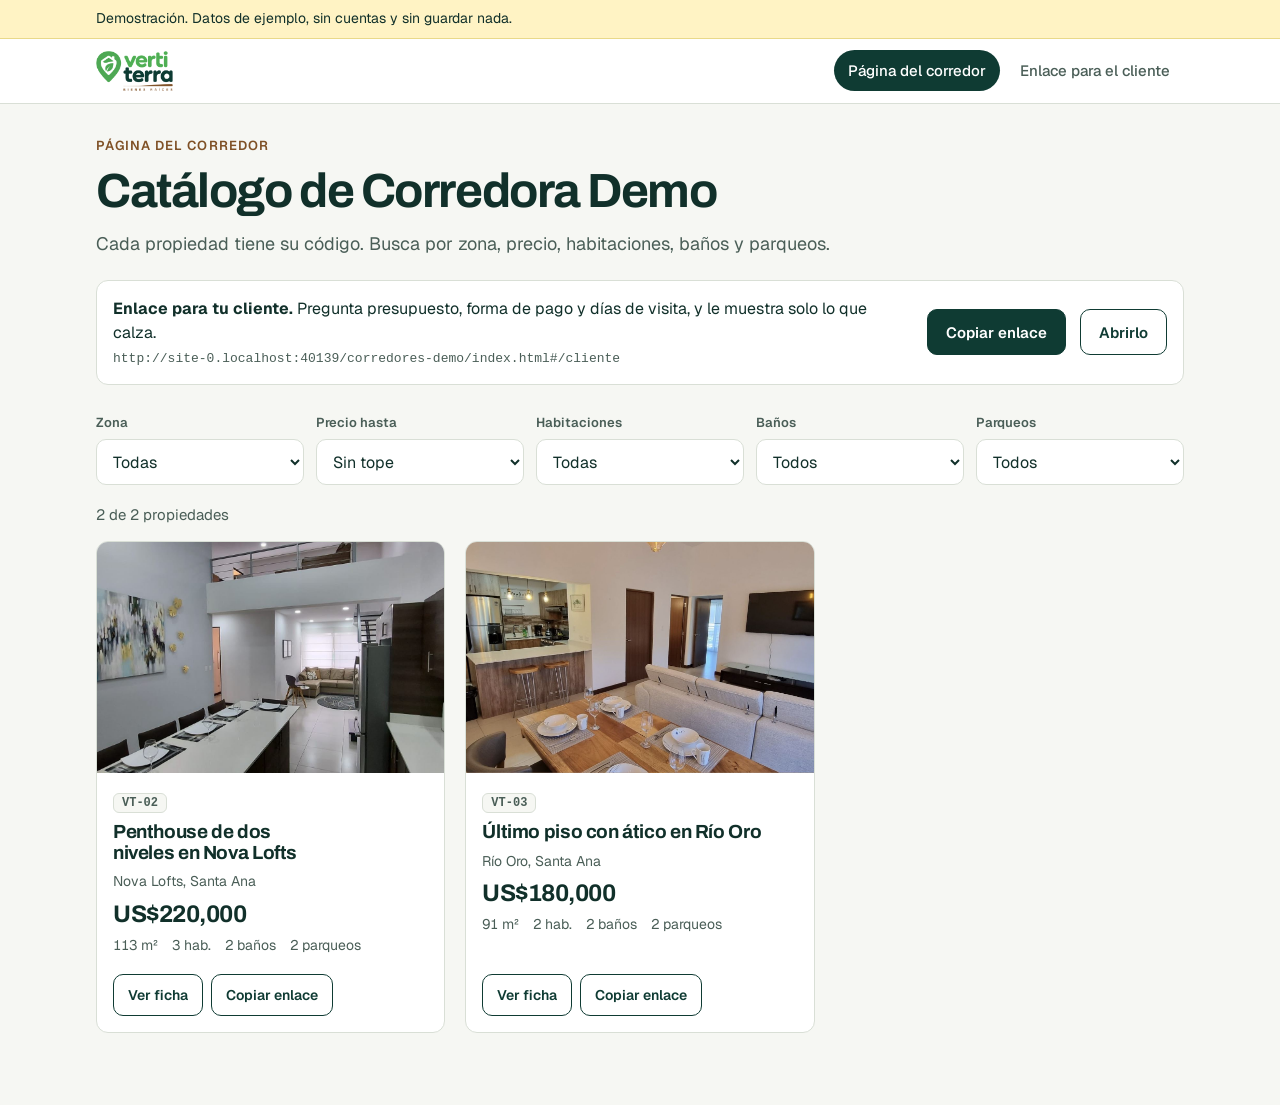
<file: corredores-demo/index.html>
<!doctype html>
<html lang="es">
<head>
<meta charset="utf-8">
<meta name="viewport" content="width=device-width, initial-scale=1">
<meta name="robots" content="noindex">
<link rel="icon" href="assets/logo.png">
<title>Demo · Plataforma para corredores</title>
<link rel="preconnect" href="https://fonts.googleapis.com">
<link href="https://fonts.googleapis.com/css2?family=Archivo:wght@500;700&family=Geist:wght@400;500;600&display=swap" rel="stylesheet">
<style>
:root{--canvas:#F6F7F3;--surface:#fff;--ink:#11302A;--soft:#4A5E57;--forest:#0F3B33;--leaf:#4FA753;--earth:#7F5126;--line:#D9DFD6;--warn:#FFF3C4;--r:12px}
*{box-sizing:border-box}
html{-webkit-text-size-adjust:100%}
body{margin:0;background:var(--canvas);color:var(--ink);font:16px/1.55 "Geist",system-ui,-apple-system,"Segoe UI",sans-serif}
h1,h2,h3{font-family:"Archivo","Helvetica Neue",Arial,sans-serif;letter-spacing:-.03em;line-height:1.08;margin:0;text-wrap:balance}
h1{font-size:clamp(30px,5vw,48px)}
h2{font-size:clamp(22px,3vw,30px)}
h3{font-size:19px;letter-spacing:-.02em}
p{margin:0}
a{color:inherit}
.wrap{max-width:1120px;margin:0 auto;padding:0 16px}
.demo{background:var(--warn);font-size:14px;padding:8px 0;border-bottom:1px solid #e9d98a}
.bar{background:var(--surface);border-bottom:1px solid var(--line);position:sticky;top:0;z-index:5}
.bar .wrap{display:flex;align-items:center;gap:16px;min-height:64px}
.bar img{height:40px;width:auto;display:block}
.bar nav{margin-left:auto;display:flex;gap:6px;flex-wrap:wrap}
.tab{padding:9px 14px;border-radius:999px;text-decoration:none;font-weight:500;font-size:15px;color:var(--soft)}
.tab[aria-current="page"]{background:var(--forest);color:#fff}
main{padding:32px 0 72px}
.kicker{font-size:13px;font-weight:600;letter-spacing:.08em;text-transform:uppercase;color:var(--earth);margin-bottom:10px}
.lede{color:var(--soft);font-size:18px;max-width:62ch;margin-top:12px}
.share{margin-top:22px;background:var(--surface);border:1px solid var(--line);border-radius:var(--r);padding:16px;display:flex;gap:14px;align-items:center;flex-wrap:wrap}
.share p{flex:1 1 260px}
.share code{display:block;font:13px/1.4 ui-monospace,Menlo,monospace;color:var(--soft);overflow-wrap:anywhere;margin-top:4px}
.btn{display:inline-flex;align-items:center;justify-content:center;gap:8px;min-height:46px;padding:0 18px;border-radius:10px;border:1px solid var(--forest);background:var(--forest);color:#fff;font:600 15px "Geist",system-ui,sans-serif;text-decoration:none;cursor:pointer}
.btn--ghost{background:transparent;color:var(--forest)}
.btn[aria-disabled="true"]{opacity:.45}
.btn:focus-visible,.tab:focus-visible,input:focus-visible,select:focus-visible{outline:3px solid var(--leaf);outline-offset:2px}
.filters{margin-top:28px;display:grid;grid-template-columns:repeat(5,minmax(0,1fr));gap:12px}
label{display:block;font-size:13px;font-weight:600;color:var(--soft);margin-bottom:6px}
select,input[type=text],input[type=number],input[type=tel]{width:100%;min-height:46px;border:1px solid var(--line);border-radius:10px;background:var(--surface);padding:0 12px;font:16px "Geist",system-ui,sans-serif;color:var(--ink)}
.count{margin-top:18px;color:var(--soft);font-size:15px;font-variant-numeric:tabular-nums}
.grid{margin-top:14px;display:grid;grid-template-columns:repeat(auto-fill,minmax(300px,1fr));gap:20px}
.card{background:var(--surface);border:1px solid var(--line);border-radius:var(--r);overflow:hidden;display:flex;flex-direction:column}
.card__img{aspect-ratio:3/2;object-fit:cover;width:100%;height:auto;display:block;background:#e7ebe4}
.card__body{padding:16px;display:flex;flex-direction:column;gap:8px;flex:1}
.code{display:inline-block;font:600 12px ui-monospace,Menlo,monospace;background:var(--canvas);border:1px solid var(--line);border-radius:6px;padding:2px 8px;color:var(--soft)}
.price{font:700 24px "Archivo",sans-serif;letter-spacing:-.02em;font-variant-numeric:tabular-nums}
.facts{display:flex;flex-wrap:wrap;gap:6px 14px;color:var(--soft);font-size:14px;font-variant-numeric:tabular-nums}
.card__actions{margin-top:auto;padding-top:10px;display:flex;gap:8px;flex-wrap:wrap}
.card__actions .btn{min-height:42px;font-size:14px;padding:0 14px}
.empty{margin-top:20px;background:var(--surface);border:1px dashed var(--line);border-radius:var(--r);padding:22px;color:var(--soft)}
.form{margin-top:26px;background:var(--surface);border:1px solid var(--line);border-radius:var(--r);padding:20px;display:grid;gap:18px;max-width:640px}
.row2{display:grid;grid-template-columns:1fr 1fr;gap:12px}
fieldset{border:0;padding:0;margin:0}
legend{font-size:13px;font-weight:600;color:var(--soft);margin-bottom:8px;padding:0}
.chips{display:flex;flex-wrap:wrap;gap:8px}
.chip{position:relative}
.chip input{position:absolute;opacity:0;inset:0;margin:0;cursor:pointer}
.chip span{display:inline-flex;align-items:center;min-height:42px;padding:0 14px;border:1px solid var(--line);border-radius:999px;font-size:15px;background:var(--surface)}
.chip input:checked+span{background:var(--forest);border-color:var(--forest);color:#fff}
.chip input:focus-visible+span{outline:3px solid var(--leaf);outline-offset:2px}
.consent{display:flex;gap:10px;align-items:flex-start;font-size:14px;color:var(--soft)}
.consent input{width:20px;height:20px;margin-top:2px;accent-color:var(--forest)}
.note{font-size:14px;color:var(--earth);min-height:1.4em}
.fit{margin-top:34px}
.fitline{margin-top:8px;color:var(--soft)}
.detail{display:grid;grid-template-columns:minmax(0,1.3fr) minmax(0,1fr);gap:28px;margin-top:20px}
.gallery{display:grid;grid-template-columns:repeat(3,1fr);gap:8px}
.gallery img{width:100%;height:auto;aspect-ratio:3/2;object-fit:cover;border-radius:8px;display:block;background:#e7ebe4}
.gallery img:first-child{grid-column:1/-1;border-radius:var(--r)}
.dl{display:grid;grid-template-columns:auto 1fr;gap:6px 16px;margin-top:14px;font-size:15px}
.dl dt{color:var(--soft)}
.dl dd{margin:0;font-variant-numeric:tabular-nums}
mark{background:var(--warn);padding:0 4px;border-radius:4px;color:inherit}
.back{display:inline-block;margin-bottom:14px;color:var(--soft);font-size:15px}
.toast{position:fixed;left:50%;bottom:22px;transform:translateX(-50%);background:var(--ink);color:#fff;padding:10px 16px;border-radius:999px;font-size:14px;opacity:0;pointer-events:none;transition:opacity .2s}
.toast.on{opacity:1}
@media (max-width:860px){.filters{grid-template-columns:1fr 1fr}.detail{grid-template-columns:1fr}}
@media (max-width:480px){.row2{grid-template-columns:1fr}.bar nav{width:100%;margin:0 0 10px}.bar .wrap{flex-wrap:wrap;padding-top:10px}.tab{padding:8px 12px}}
@media (prefers-reduced-motion:reduce){.toast{transition:none}}
</style>
</head>
<body>
<div class="demo"><div class="wrap">Demostración. Datos de ejemplo, sin cuentas y sin guardar nada.</div></div>
<header class="bar"><div class="wrap">
  <a href="#/"><img src="assets/logo.png" alt="Verti Terra"></a>
  <nav aria-label="Vistas de la demo">
    <a class="tab" href="#/" data-tab="cat">Página del corredor</a>
    <a class="tab" href="#/cliente" data-tab="cli">Enlace para el cliente</a>
  </nav>
</div></header>
<main><div class="wrap" id="app" aria-live="polite"></div></main>
<div class="toast" id="toast" role="status"></div>
<script>
(function () {
  var DATA = null, app = document.getElementById('app');
  var F = { zona: '', max: '', hab: 0, ban: 0, par: 0 };
  var C = { nombre: '', hasta: '', pago: '', pre: '', dias: [], hora: '', ok: false, visto: false };
  var DIAS = ['Lunes', 'Martes', 'Miércoles', 'Jueves', 'Viernes', 'Sábado', 'Domingo'];
  var HORAS = ['Mañana', 'Tarde', 'Después de las 5pm'];

  function esc(s) { return String(s == null ? '' : s).replace(/[&<>"']/g, function (c) { return { '&': '&amp;', '<': '&lt;', '>': '&gt;', '"': '&quot;', "'": '&#39;' }[c]; }); }
  function txt(s) { return esc(s).replace(/\[FALTA[^\]]*\]/g, function (m) { return '<mark>' + m + '</mark>'; }); }
  function usd(n) { return 'US$' + Number(n).toLocaleString('en-US'); }
  function es(v) { return v && typeof v === 'object' && !Array.isArray(v) ? v.es : v; }
  function base() { return location.href.split('#')[0]; }
  function toast(m) { var t = document.getElementById('toast'); t.textContent = m; t.classList.add('on'); setTimeout(function () { t.classList.remove('on'); }, 1800); }
  function copy(text) {
    var done = function () { toast('Enlace copiado'); };
    if (navigator.clipboard && navigator.clipboard.writeText) navigator.clipboard.writeText(text).then(done, function () { toast(text); });
    else toast(text);
  }
  function wa(msg) { return 'https://wa.me/' + DATA.corredor.whatsapp + '?text=' + encodeURIComponent(msg); }
  function facts(p) {
    return '<div class="facts"><span>' + p.m2 + ' m²</span><span>' + p.habitaciones + ' hab.</span><span>' + p.banos + ' baños</span><span>' + p.parqueos + ' parqueos</span></div>';
  }
  function card(p, extra) {
    var f = p.fotos[0];
    return '<article class="card"><img class="card__img" loading="lazy" src="' + esc(f.src) + '" alt="' + esc(es(f.alt)) + '" width="' + f.w + '" height="' + f.h + '">' +
      '<div class="card__body"><span><span class="code">' + esc(p.codigo) + '</span></span>' +
      '<h3>' + esc(es(p.titulo)) + '</h3><p class="facts"><span>' + esc(p.condominio) + ', ' + esc(p.zona) + '</span></p>' +
      '<p class="price">' + usd(p.precioUSD) + '</p>' + facts(p) +
      '<div class="card__actions"><a class="btn btn--ghost" href="#/p/' + esc(p.codigo) + '">Ver ficha</a>' + (extra || '') + '</div></div></article>';
  }
  function opts(list, cur, all) {
    return '<option value="">' + all + '</option>' + list.map(function (v) { return '<option value="' + esc(v[0]) + '"' + (String(cur) === String(v[0]) ? ' selected' : '') + '>' + esc(v[1]) + '</option>'; }).join('');
  }
  function uniq(a) { return a.filter(function (v, i) { return a.indexOf(v) === i; }).sort(function (x, y) { return x > y ? 1 : -1; }); }
  function mins(key) {
    return uniq(DATA.propiedades.map(function (p) { return Math.floor(p[key]); })).map(function (n) {
      var c = DATA.propiedades.filter(function (p) { return p[key] >= n; }).length;
      return [n, n + '+ (' + c + ')'];
    });
  }
  function filtered() {
    return DATA.propiedades.filter(function (p) {
      return (!F.zona || p.zona === F.zona) && (!F.max || p.precioUSD <= +F.max) &&
        p.habitaciones >= +F.hab && p.banos >= +F.ban && p.parqueos >= +F.par;
    });
  }

  /* ---------------------------------------------- broker's page -- */
  function viewCat() {
    var link = base() + '#/cliente';
    var prices = uniq(DATA.propiedades.map(function (p) { return Math.ceil(p.precioUSD / 50000) * 50000; }));
    app.innerHTML =
      '<p class="kicker">Página del corredor</p><h1>Catálogo de ' + esc(DATA.corredor.nombre) + '</h1>' +
      '<p class="lede">Cada propiedad tiene su código. Busca por zona, precio, habitaciones, baños y parqueos.</p>' +
      '<div class="share"><p><strong>Enlace para tu cliente.</strong> Pregunta presupuesto, forma de pago y días de visita, y le muestra solo lo que calza.<code>' + esc(link) + '</code></p>' +
      '<button class="btn" type="button" id="copyCli">Copiar enlace</button><a class="btn btn--ghost" href="#/cliente">Abrirlo</a></div>' +
      '<div class="filters">' +
        '<div><label for="fZona">Zona</label><select id="fZona">' + opts(uniq(DATA.propiedades.map(function (p) { return p.zona; })).map(function (z) { return [z, z]; }), F.zona, 'Todas') + '</select></div>' +
        '<div><label for="fMax">Precio hasta</label><select id="fMax">' + opts(prices.map(function (n) { return [n, usd(n)]; }), F.max, 'Sin tope') + '</select></div>' +
        '<div><label for="fHab">Habitaciones</label><select id="fHab">' + opts(mins('habitaciones'), F.hab || '', 'Todas') + '</select></div>' +
        '<div><label for="fBan">Baños</label><select id="fBan">' + opts(mins('banos'), F.ban || '', 'Todos') + '</select></div>' +
        '<div><label for="fPar">Parqueos</label><select id="fPar">' + opts(mins('parqueos'), F.par || '', 'Todos') + '</select></div>' +
      '</div><p class="count" id="count"></p><div id="list"></div>';
    document.getElementById('copyCli').addEventListener('click', function () { copy(link); });
    [['fZona', 'zona'], ['fMax', 'max'], ['fHab', 'hab'], ['fBan', 'ban'], ['fPar', 'par']].forEach(function (k) {
      document.getElementById(k[0]).addEventListener('change', function (e) { F[k[1]] = e.target.value || (k[1] === 'zona' || k[1] === 'max' ? '' : 0); drawList(); });
    });
    drawList();
  }
  function drawList() {
    var l = filtered(), n = DATA.propiedades.length;
    document.getElementById('count').textContent = l.length + ' de ' + n + ' propiedades';
    document.getElementById('list').innerHTML = l.length
      ? '<div class="grid">' + l.map(function (p) {
          return card(p, '<button class="btn btn--ghost" type="button" data-copy="' + esc(p.codigo) + '">Copiar enlace</button>');
        }).join('') + '</div>'
      : '<div class="empty"><p>Ninguna propiedad calza con esos filtros.</p><p style="margin-top:12px"><button class="btn btn--ghost" type="button" id="reset">Ver todas</button></p></div>';
    Array.prototype.forEach.call(document.querySelectorAll('[data-copy]'), function (b) {
      b.addEventListener('click', function () { copy(base() + '#/p/' + b.getAttribute('data-copy')); });
    });
    var r = document.getElementById('reset');
    if (r) r.addEventListener('click', function () { F = { zona: '', max: '', hab: 0, ban: 0, par: 0 }; viewCat(); });
  }

  /* -------------------------------------------- property sheet -- */
  function viewProp(code) {
    var p = DATA.propiedades.filter(function (x) { return x.codigo === code; })[0];
    if (!p) { app.innerHTML = '<div class="empty"><p>No existe una propiedad con el código ' + esc(code) + '.</p><p style="margin-top:12px"><a class="btn btn--ghost" href="#/">Ver el catálogo</a></p></div>'; return; }
    var row = function (k, v) { return '<dt>' + k + '</dt><dd>' + txt(v) + '</dd>'; };
    var bodega = p.bodega === true ? 'Sí' : p.bodega === false ? 'No' : es(p.bodega);
    app.innerHTML =
      '<a class="back" href="#/">← Catálogo</a>' +
      '<p><span class="code">' + esc(p.codigo) + '</span></p><h1 style="margin-top:10px">' + esc(es(p.titulo)) + '</h1>' +
      '<p class="lede">' + esc(p.condominio) + ', ' + esc(p.zona) + '</p>' +
      '<div class="detail"><div class="gallery">' + p.fotos.slice(0, 7).map(function (f, i) {
        return '<img ' + (i ? 'loading="lazy" ' : '') + 'src="' + esc(f.src) + '" alt="' + esc(es(f.alt)) + '" width="' + f.w + '" height="' + f.h + '">';
      }).join('') + '</div><div><p class="price">' + usd(p.precioUSD) + '</p>' + facts(p) +
      '<dl class="dl">' + row('Bodega', bodega) + row('Amueblado', es(p.amueblado)) + row('Cuota', es(p.cuotaCondominio)) +
      row('Crédito bancario', es(p.financiamiento)) + row('Descuento de contado', es(p.descuentoContado)) +
      row('Amenidades', (es(p.amenidades) || []).join(', ')) + '</dl>' +
      '<p style="margin-top:16px;color:var(--soft)">' + (es(p.descripcion) || []).map(txt).join('</p><p style="margin-top:10px;color:var(--soft)">') + '</p>' +
      '<p style="margin-top:20px"><a class="btn" href="#/cliente">Quiero visitarlo</a></p></div></div>';
  }

  /* ------------------------------------------------ client link -- */
  function chips(name, list, type, cur) {
    return '<div class="chips">' + list.map(function (v) {
      var on = type === 'checkbox' ? cur.indexOf(v) > -1 : cur === v;
      return '<label class="chip" style="margin:0"><input type="' + type + '" name="' + name + '" value="' + esc(v) + '"' + (on ? ' checked' : '') + '><span>' + esc(v) + '</span></label>';
    }).join('') + '</div>';
  }
  function clientMsg(p) {
    var l = ['Hola, me interesa visitar ' + es(p.titulo) + ' (' + p.codigo + ').', 'Nombre: ' + C.nombre, 'Presupuesto hasta: ' + usd(C.hasta)];
    if (C.pago) l.push('Pago: ' + C.pago + (C.pago === 'Crédito' && C.pre ? ' (preaprobado: ' + C.pre + ')' : ''));
    if (C.dias.length) l.push('Días: ' + C.dias.join(', '));
    if (C.hora) l.push('Hora: ' + C.hora);
    l.push('Acepto que usen estos datos solo para coordinar mi visita.');
    return l.join('\n');
  }
  function viewCli() {
    app.innerHTML =
      '<p class="kicker">Enlace para el cliente</p><h1>Antes de tu visita</h1>' +
      '<p class="lede">Cuéntale a ' + esc(DATA.corredor.nombre) + ' qué buscas. Te mostramos solo lo que calza con tu presupuesto.</p>' +
      '<form class="form" id="cf" novalidate>' +
        '<div class="row2"><div><label for="cNombre">Tu nombre</label><input type="text" id="cNombre" autocomplete="name" value="' + esc(C.nombre) + '"></div>' +
        '<div><label for="cHasta">Presupuesto hasta (US$)</label><input type="number" id="cHasta" inputmode="numeric" min="0" step="1000" placeholder="200000" value="' + esc(C.hasta) + '"></div></div>' +
        '<fieldset><legend>¿Cómo pagas?</legend>' + chips('pago', ['Contado', 'Crédito', 'No sé todavía'], 'radio', C.pago) + '</fieldset>' +
        '<fieldset id="preBox"' + (C.pago === 'Crédito' ? '' : ' hidden') + '><legend>¿Ya tienes el crédito preaprobado?</legend>' + chips('pre', ['Sí', 'No'], 'radio', C.pre) + '</fieldset>' +
        '<fieldset><legend>¿Qué días puedes visitar?</legend>' + chips('dias', DIAS, 'checkbox', C.dias) + '</fieldset>' +
        '<fieldset><legend>¿A qué hora?</legend>' + chips('hora', HORAS, 'radio', C.hora) + '</fieldset>' +
        '<label class="consent" style="margin:0;font-weight:400"><input type="checkbox" id="cOk"' + (C.ok ? ' checked' : '') + '><span>Acepto que usen estos datos solo para coordinar mi visita.</span></label>' +
        '<p class="note" id="cNote"></p>' +
        '<div><button class="btn" type="submit">Ver lo que calza</button></div>' +
      '</form><div id="fit"></div>';
    var f = document.getElementById('cf');
    f.addEventListener('change', read); f.addEventListener('input', read);
    f.addEventListener('submit', function (e) {
      e.preventDefault(); read();
      var note = document.getElementById('cNote');
      if (!C.nombre) { note.textContent = 'Escribe tu nombre.'; document.getElementById('cNombre').focus(); return; }
      if (!(+C.hasta > 0)) { note.textContent = 'Escribe tu presupuesto en dólares.'; document.getElementById('cHasta').focus(); return; }
      if (!C.ok) { note.textContent = 'Marca la casilla para continuar.'; document.getElementById('cOk').focus(); return; }
      note.textContent = ''; C.visto = true; drawFit();
      document.getElementById('fit').scrollIntoView({ behavior: matchMedia('(prefers-reduced-motion: reduce)').matches ? 'auto' : 'smooth', block: 'start' });
    });
    if (C.visto) drawFit();
  }
  function read() {
    var q = function (n) { var e = document.querySelector('input[name="' + n + '"]:checked'); return e ? e.value : ''; };
    C.nombre = document.getElementById('cNombre').value.trim();
    C.hasta = document.getElementById('cHasta').value;
    C.pago = q('pago'); C.pre = C.pago === 'Crédito' ? q('pre') : ''; C.hora = q('hora');
    C.dias = Array.prototype.map.call(document.querySelectorAll('input[name="dias"]:checked'), function (e) { return e.value; });
    C.ok = document.getElementById('cOk').checked;
    document.getElementById('preBox').hidden = C.pago !== 'Crédito';
    if (C.visto) drawFit();
  }
  function drawFit() {
    var box = document.getElementById('fit'), b = +C.hasta;
    if (!(b > 0) || !C.nombre || !C.ok) { box.innerHTML = ''; return; }
    var ok = DATA.propiedades.filter(function (p) { return p.precioUSD <= b; });
    var visit = function (p) { return '<a class="btn" target="_blank" rel="noopener" href="' + esc(wa(clientMsg(p))) + '">Pedir visita por WhatsApp</a>'; };
    if (ok.length) {
      box.innerHTML = '<section class="fit"><h2>' + ok.length + (ok.length === 1 ? ' propiedad calza' : ' propiedades calzan') + ' con ' + usd(b) + '</h2>' +
        '<p class="fitline">El botón abre WhatsApp con tus respuestas escritas. Tú decides si lo envías.</p>' +
        '<div class="grid">' + ok.map(function (p) { return card(p, visit(p)); }).join('') + '</div></section>';
    } else {
      var min = DATA.propiedades.slice().sort(function (x, y) { return x.precioUSD - y.precioUSD; })[0];
      box.innerHTML = '<section class="fit"><h2>Por ahora nada calza con ' + usd(b) + '</h2>' +
        '<p class="fitline">La propiedad de menor precio es ' + esc(min.codigo) + ', en ' + usd(min.precioUSD) + '. Está ' + usd(min.precioUSD - b) + ' por encima de tu presupuesto.</p>' +
        '<div class="grid">' + card(min, '') + '</div></section>';
    }
  }

  /* ----------------------------------------------------- router -- */
  function route() {
    var h = location.hash.replace(/^#\/?/, '');
    var tab = h.indexOf('cliente') === 0 ? 'cli' : 'cat';
    Array.prototype.forEach.call(document.querySelectorAll('.tab'), function (t) {
      if (t.getAttribute('data-tab') === tab) t.setAttribute('aria-current', 'page'); else t.removeAttribute('aria-current');
    });
    if (h.indexOf('cliente') === 0) viewCli();
    else if (h.indexOf('p/') === 0) viewProp(decodeURIComponent(h.slice(2)));
    else viewCat();
    window.scrollTo(0, 0);
  }
  fetch('data.json').then(function (r) { return r.json(); }).then(function (d) {
    DATA = d; window.addEventListener('hashchange', route); route();
  }).catch(function () {
    app.innerHTML = '<div class="empty"><p>No se pudieron cargar los datos. Abre la demo desde un servidor local, no como archivo.</p></div>';
  });
})();
</script>
</body>
</html>
</file>
<file: scrollcraft.css>
/* ============================================================================
   scrollcraft.css: the taste floor
   ----------------------------------------------------------------------------
   Two layers, and the split matters:

     TOKENS   what you override per brand. Colour roles, the type ramp, the
              spacing scale, elevation, motion. A brand is ~12 values.
     DEVICES  what the engine drives. Do not restyle these to taste; they are
              the mechanism. Style your own markup instead.

   Nothing here draws a "component". There are no card, badge, or pill classes,
   because a stylesheet that ships those is how every page built on it ends up
   with the same shapes. You get a floor and a vocabulary; the composition is
   yours.
   ========================================================================== */

/* ---------------------------------------------------------------- tokens -- */
:root {
  /* --- colour roles. Override these six and the page is rebranded. -------- */
  --sc-canvas:      #08090b;   /* the page ground. Drift interpolates this.   */
  --sc-surface:     #101217;   /* anything raised off the ground             */
  --sc-ink:         #f4f2ef;   /* primary text                               */
  --sc-ink-soft:    #9a9ba1;   /* secondary text. Tinted, never flat gray.   */
  --sc-accent:      #d8ff3e;   /* ONE accent. It owns a region, not confetti. */
  --sc-accent-ink:  #08090b;   /* text that sits on the accent               */

  --sc-hairline:    color-mix(in oklab, var(--sc-ink) 12%, transparent);
  --sc-hairline-strong: color-mix(in oklab, var(--sc-ink) 22%, transparent);

  /* --- type. Two families max. Display carries voice, text carries prose. - */
  --sc-font-display: "Instrument Sans", "Geist", system-ui, sans-serif;
  --sc-font-text:    "Geist", system-ui, sans-serif;
  --sc-font-mono:    "Geist Mono", ui-monospace, monospace;

  /* Fluid ramp. Tracking tightens as size grows because a face set at 6rem
     with 0 tracking reads loose; this is optical correction, not decoration. */
  --sc-t-xs:   clamp(0.75rem, 0.72rem + 0.15vw, 0.82rem);
  --sc-t-sm:   clamp(0.875rem, 0.84rem + 0.18vw, 0.95rem);
  --sc-t-base: clamp(1rem, 0.96rem + 0.22vw, 1.125rem);
  --sc-t-lg:   clamp(1.2rem, 1.1rem + 0.5vw, 1.5rem);
  --sc-t-xl:   clamp(1.6rem, 1.35rem + 1.2vw, 2.25rem);
  --sc-t-2xl:  clamp(2.1rem, 1.6rem + 2.4vw, 3.4rem);
  --sc-t-3xl:  clamp(2.8rem, 1.9rem + 4.2vw, 5rem);
  --sc-t-4xl:  clamp(3.4rem, 1.9rem + 6.6vw, 7.5rem);

  --sc-track-tight:  -0.035em;
  --sc-track-snug:   -0.02em;
  --sc-track-normal: -0.005em;
  --sc-track-wide:    0.08em;

  --sc-leading-none: 0.94;
  --sc-leading-tight: 1.06;
  --sc-leading-body: 1.62;

  --sc-measure: 62ch;

  /* --- space. 4px base: the useful middle steps an 8-only scale misses. --- */
  --sc-1: 0.25rem;  --sc-2: 0.5rem;   --sc-3: 0.75rem;  --sc-4: 1rem;
  --sc-5: 1.5rem;   --sc-6: 2rem;     --sc-7: 3rem;     --sc-8: 4rem;
  --sc-9: 6rem;     --sc-10: 8rem;    --sc-11: 12rem;

  /* Section rhythm is fluid so a phone doesn't inherit desktop air. */
  --sc-section: clamp(4.5rem, 9vw, 11rem);
  --sc-gutter:  clamp(1.25rem, 5vw, 5.5rem);
  --sc-maxw:    82rem;

  /* --- radius. Pick one scale for the page and hold it. ------------------- */
  --sc-r-sm: 6px;  --sc-r-md: 12px;  --sc-r-lg: 20px;  --sc-r-pill: 999px;

  /* --- elevation. Every shadow has an offset AND a soft blur, and is tinted
         to the canvas hue. A zero-offset coloured halo is decoration, not
         depth, so there isn't one here. ---------------------------------- */
  --sc-shadow-color: 220 40% 2%;
  --sc-e1: 0 1px 2px hsl(var(--sc-shadow-color) / 0.28),
           0 2px 6px -1px hsl(var(--sc-shadow-color) / 0.20);
  --sc-e2: 0 2px 4px hsl(var(--sc-shadow-color) / 0.24),
           0 8px 18px -4px hsl(var(--sc-shadow-color) / 0.30);
  --sc-e3: 0 4px 8px hsl(var(--sc-shadow-color) / 0.22),
           0 18px 40px -8px hsl(var(--sc-shadow-color) / 0.38),
           0 48px 90px -24px hsl(var(--sc-shadow-color) / 0.30);

  /* Edge light: a 1px top highlight sells a raised surface better than any
     amount of blur, because real raised things catch light on their lip. */
  --sc-edge: inset 0 1px 0 color-mix(in oklab, var(--sc-ink) 10%, transparent);

  /* --- motion. Built-in CSS easings are too weak for UI. ------------------ */
  --sc-ease-out:    cubic-bezier(0.23, 1, 0.32, 1);
  --sc-ease-in-out: cubic-bezier(0.77, 0, 0.175, 1);
  --sc-ease-drawer: cubic-bezier(0.32, 0.72, 0, 1);
  --sc-d-fast: 160ms;  --sc-d-base: 240ms;  --sc-d-slow: 420ms;

  --sc-z-stage: 1; --sc-z-copy: 20; --sc-z-chrome: 60;
}

/* --------------------------------------------------------------- reset -- */
*, *::before, *::after { box-sizing: border-box; }
html { -webkit-text-size-adjust: 100%; scroll-behavior: smooth; }
@media (prefers-reduced-motion: reduce) { html { scroll-behavior: auto; } }

body {
  margin: 0;
  background: var(--sc-canvas);
  color: var(--sc-ink);
  font-family: var(--sc-font-text);
  font-size: var(--sc-t-base);
  line-height: var(--sc-leading-body);
  letter-spacing: var(--sc-track-normal);
  -webkit-font-smoothing: antialiased;
  text-rendering: optimizeLegibility;
  font-synthesis-weight: none;
  overflow-x: clip;
}
img, video, canvas, svg { display: block; max-width: 100%; }
button, input, select, textarea { font: inherit; color: inherit; }

/* ------------------------------------------------- the browser surfaces --
   The parts you did not draw still carry the design. Selection, caret, focus
   ring, scrollbar and tabular numerals all ship with defaults that belong to no
   design system. Theming them is the cheapest signal that a page was built
   rather than assembled, and it is the step that gets skipped most reliably. */
::selection { background: var(--sc-accent); color: var(--sc-accent-ink); }
:root { caret-color: var(--sc-accent); accent-color: var(--sc-accent); }
:focus-visible {
  outline: 2px solid var(--sc-accent);
  outline-offset: 3px;
  border-radius: var(--sc-r-sm);
}
:where(a) { color: inherit; text-decoration-thickness: 1px; text-underline-offset: 0.22em; }
@supports (scrollbar-color: auto) {
  html { scrollbar-color: color-mix(in oklab, var(--sc-ink) 26%, transparent) transparent; scrollbar-width: thin; }
}
:where(table, .sc-nums, [data-sc-count]) { font-variant-numeric: tabular-nums; }

/* ----------------------------------------------------------- typography -- */
.sc-display {
  font-family: var(--sc-font-display);
  font-weight: 500;
  line-height: var(--sc-leading-none);
  letter-spacing: var(--sc-track-tight);
  text-wrap: balance;
  margin: 0;
}
.sc-display--xl { font-size: var(--sc-t-4xl); }
.sc-display--lg { font-size: var(--sc-t-3xl); }
.sc-display--md { font-size: var(--sc-t-2xl); letter-spacing: var(--sc-track-snug); }
.sc-lede {
  font-size: var(--sc-t-lg);
  line-height: 1.44;
  letter-spacing: var(--sc-track-snug);
  color: var(--sc-ink);
  max-width: 46ch;
  text-wrap: pretty;
  margin: 0;
}
.sc-body { max-width: var(--sc-measure); color: var(--sc-ink-soft); text-wrap: pretty; margin: 0; }
.sc-label {
  font-family: var(--sc-font-mono);
  font-size: var(--sc-t-xs);
  letter-spacing: var(--sc-track-wide);
  text-transform: uppercase;
  color: var(--sc-ink-soft);
}

/* ---------------------------------------------------------------- layout -- */
.sc-wrap { width: 100%; max-width: var(--sc-maxw); margin-inline: auto; padding-inline: var(--sc-gutter); }
.sc-section { padding-block: var(--sc-section); }
/* More space above a heading than below it: the gap belongs to the boundary,
   not to the pair. */
.sc-stack > * + * { margin-top: var(--sc-4); }
.sc-stack > :is(h1,h2,h3) { margin-top: var(--sc-7); }
.sc-stack > :is(h1,h2,h3):first-child { margin-top: 0; }
.sc-rule { height: 1px; border: 0; background: var(--sc-hairline); margin: 0; }

/* =============================================================== DEVICES ==
   Driven by the engine. Restyle your own markup, not these.                */

.sc-act--pinned { position: relative; }
.sc-stage {
  position: sticky; top: 0;
  height: 100vh; height: 100svh;
  overflow: clip;
  z-index: var(--sc-z-stage);
}

/* scrub / sequence media */
.sc-stage :is(video[data-sc-scrub], canvas[data-sc-sequence], .sc-stage__poster) {
  position: absolute; inset: 0;
  width: 100%; height: 100%;
  object-fit: cover;
}
video[data-sc-scrub] { opacity: 0; transition: opacity 380ms var(--sc-ease-out); }
.sc-has-clip video[data-sc-scrub] { opacity: 1; }
/* The poster is a live frame-holder, not a placeholder: it stays up until a
   real video frame has painted, which is what stops the blank-stage flash. */
.sc-stage__poster { z-index: 0; transition: opacity 380ms var(--sc-ease-out); }
.sc-has-clip .sc-stage__poster { opacity: 0; }

/* A scrim only where text sits. A full-frame darkening layer flattens the
   image everywhere to fix contrast in one corner. */
.sc-scrim {
  position: absolute; inset: 0; pointer-events: none; z-index: 1;
  background: linear-gradient(
    var(--sc-scrim-angle, 180deg),
    color-mix(in oklab, var(--sc-canvas) var(--sc-scrim-a, 78%), transparent) 0%,
    color-mix(in oklab, var(--sc-canvas) 30%, transparent) 42%,
    transparent 68%);
}
/* Point the scrim at the copy. A scrim gradient that darkens the top while the
   copy sits at the bottom fixes contrast nowhere and flattens the image
   everywhere, which is the most common way text-over-video goes wrong. */
.sc-scrim--bottom { --sc-scrim-angle: 0deg; }
.sc-scrim--left   { --sc-scrim-angle: 90deg; }
.sc-scrim--right  { --sc-scrim-angle: 270deg; }

/* Corner scrims, for copy anchored to a corner. An edge gradient has to darken
   a whole band across the frame to cover one corner; a corner gradient puts the
   density where the text is and leaves the rest of the image alone. Pair with
   .sc-copy--lead / .sc-copy--trail. */
.sc-scrim--lead {
  background: linear-gradient(to top right,
    color-mix(in oklab, var(--sc-canvas) 94%, transparent) 0%,
    color-mix(in oklab, var(--sc-canvas) 72%, transparent) 30%,
    color-mix(in oklab, var(--sc-canvas) 30%, transparent) 52%,
    transparent 72%);
}
.sc-scrim--trail {
  background: linear-gradient(to top left,
    color-mix(in oklab, var(--sc-canvas) 94%, transparent) 0%,
    color-mix(in oklab, var(--sc-canvas) 72%, transparent) 30%,
    color-mix(in oklab, var(--sc-canvas) 30%, transparent) 52%,
    transparent 72%);
}
/* A band across the bottom, for copy that spans the full width of the frame.
   That is what both corner anchors become below 860px, and it is also the right
   shape whenever the copy block is wider than a corner. */
.sc-scrim--band {
  background: linear-gradient(to top,
    color-mix(in oklab, var(--sc-canvas) 94%, transparent) 0%,
    color-mix(in oklab, var(--sc-canvas) 74%, transparent) 22%,
    color-mix(in oklab, var(--sc-canvas) 30%, transparent) 42%,
    transparent 58%);
}
.sc-scrim--vignette {
  background: radial-gradient(120% 90% at 50% 45%, transparent 40%,
              color-mix(in oklab, var(--sc-canvas) 70%, transparent) 100%);
}

/* copy over a stage.
   max-width is in rem, never ch. A `ch` on this container resolves against the
   CONTAINER's font-size (body size), not the display size of the heading inside
   it, so `max-width: 20ch` here silently produces a ~180px column and wraps a
   hero headline to six lines. Set a ch measure on the text element itself. */
.sc-copy {
  position: absolute; z-index: var(--sc-z-copy);
  inset-inline: var(--sc-gutter);
  max-width: min(46rem, 76vw);
  will-change: opacity, transform;
}
.sc-copy--lead   { left: var(--sc-gutter); bottom: clamp(3rem, 12vh, 9rem); }
/* inset-inline FIRST. It is the shorthand for left+right, so declaring it after
   `left: 50%` resets left to auto and the block drifts off the left edge. */
.sc-copy--center { inset-inline: auto; left: 50%; top: 50%; translate: -50% -50%; text-align: center; }
.sc-copy--trail  { inset-inline: auto; right: var(--sc-gutter); bottom: clamp(3rem, 12vh, 9rem); text-align: right; }

/* cue defaults: the engine writes opacity/transform inline, these are the
   pre-paint state so nothing flashes before the first read() */
[data-sc-cue] { opacity: 0; will-change: opacity, transform; }
.sc-ready [data-sc-cue] { transition: none; }

/* kinetic split */
.sc-split { display: inline-block; overflow: hidden; vertical-align: top; }
/* Descenders live below the baseline; a line mask clipped to the line box eats
   the tails off g, y, p, j. The padding buys them room back. */
.sc-split--line { display: block; padding-bottom: 0.14em; margin-bottom: -0.14em; }
.sc-split__i { display: inline-block; will-change: transform, opacity; }
.sc-is-split { opacity: 1 !important; }

/* horizontal rail */
[data-sc-pan] { display: flex; will-change: transform; }

/* reveal + parallax */
[data-sc-reveal] { will-change: clip-path; }
[data-sc-parallax] { will-change: transform; }

/* flow reveal (fires once) */
[data-sc-in], [data-sc-stagger] > * {
  opacity: 0;
  transform: translate3d(0, 14px, 0);
  transition: opacity 620ms var(--sc-ease-out), transform 620ms var(--sc-ease-out);
}
[data-sc-in].sc-in, [data-sc-stagger] > .sc-in { opacity: 1; transform: none; }

/* pointer devices */
[data-sc-tilt] { transform-style: preserve-3d; will-change: transform; }
[data-sc-magnet] { will-change: transform; }
/* isolation always; position only if nothing more specific already set it.
   Written with :where() (zero specificity) on purpose: a plain `position:
   relative` here has the same weight as `.sc-stage` and, being later in the
   file, silently wins. A stage carrying both attributes then stops being
   sticky and the whole act scrolls away instead of pinning. */
[data-sc-spotlight] { isolation: isolate; }
:where([data-sc-spotlight]) { position: relative; }
[data-sc-spotlight]::after {
  content: ""; position: absolute; inset: 0; pointer-events: none; z-index: 2;
  background: radial-gradient(
    28rem 28rem at calc(var(--sc-mx, 0.5) * 100%) calc(var(--sc-my, 0.5) * 100%),
    color-mix(in oklab, var(--sc-accent) 16%, transparent), transparent 70%);
  opacity: 0; transition: opacity var(--sc-d-slow) var(--sc-ease-out);
}
[data-sc-spotlight]:hover::after { opacity: 1; }

/* =========================================================== WORLDFLIGHT ==
   One fixed stage for the whole page. The only thing in document flow is the
   spacer, and it is empty. If you find yourself adding a section here, you want
   act mode instead: the moment a real block scrolls past the fixed stage, the
   page has a seam again and the whole point is gone.                        */

[data-sc-mode="worldflight"] { position: relative; }

.sc-world {
  position: fixed; inset: 0;
  overflow: clip;
  z-index: var(--sc-z-stage);
  background: var(--sc-canvas);
}

/* Every leg is mounted for the life of the page and stacked in the same box.
   The engine owns opacity, visibility and z-index here; do not set them. */
.sc-world__seg {
  position: absolute; inset: 0;
  opacity: 0;
  will-change: opacity;
}
.sc-world__seg > :is(video, img, canvas) {
  position: absolute; inset: 0;
  width: 100%; height: 100%;
  object-fit: cover;
}
/* The poster is the frame-holder AND the first camera move: the engine pushes
   it in slowly until a real decoded frame is available to replace it. */
.sc-world__poster {
  z-index: 0;
  transform-origin: 50% 50%;
  transition: opacity 420ms var(--sc-ease-out);
}
.sc-world__seg > video { z-index: 1; }
.sc-world__seg.sc-has-clip .sc-world__poster { opacity: 0; }
/* The act stylesheet lights a clip through its ancestor act. A worldflight leg
   has no act, so match the class the engine also writes on the clip itself. */
video[data-sc-scrub].sc-has-clip { opacity: 1; }

/* The copy layer is fixed too, and inert by default: the engine hands
   pointer-events back to a block only while it is actually legible. */
.sc-world__copy {
  position: fixed; inset: 0;
  z-index: var(--sc-z-copy);
  pointer-events: none;
}
.sc-world__scrim { position: absolute; inset: 0; pointer-events: none; z-index: 0; }
[data-sc-copy] {
  opacity: 0;
  pointer-events: none;
  will-change: opacity, transform;
}
.sc-ready [data-sc-copy] { transition: none; }

/* The track. Empty on purpose. */
.sc-world__spacer { pointer-events: none; }

/* scroll progress */
[data-sc-progress] {
  position: fixed; inset: 0 0 auto 0; height: 2px; z-index: var(--sc-z-chrome);
  background: var(--sc-accent); transform-origin: 0 50%; transform: scaleX(0);
  will-change: transform;
}

/* ----------------------------------------------------------- atmosphere --
   Depth is not only shadow. Grain keeps a flat dark ground from banding, and
   it is the difference between "a dark page" and "a lit room". */
.sc-grain { position: fixed; inset: 0; pointer-events: none; z-index: 3; opacity: 0.045; }
.sc-grain::before {
  content: ""; position: absolute; inset: -50%;
  background-image: url("data:image/svg+xml;utf8,<svg xmlns='http://www.w3.org/2000/svg' width='140' height='140'><filter id='n'><feTurbulence type='fractalNoise' baseFrequency='0.85' numOctaves='3'/></filter><rect width='140' height='140' filter='url(%23n)'/></svg>");
}

/* -------------------------------------------------------- reduced motion -- */
@media (prefers-reduced-motion: reduce) {
  /* Fewer and gentler, not zero. Opacity still carries the reveal so the page
     is comprehensible; every position change is dropped. */
  [data-sc-in], [data-sc-stagger] > * { transform: none; transition-duration: 220ms; }
  [data-sc-parallax], [data-sc-pan], .sc-split__i { transform: none !important; }
  /* A wipe is a position change too. Show reveal content settled. */
  [data-sc-reveal] { clip-path: none !important; }
  /* A rail's transform IS its navigation, not decoration. Zeroing it the way
     parallax and kinetic type are zeroed parks the act on its first screenful
     and makes everything past the fold unreachable: a device degrading into
     missing content. Hand the travel back to the reader as an ordinary scroll
     region instead, so the same items are all still gettable without motion.
     A build that would rather re-lay the rail out as a grid can still do that;
     this is the floor, not the ceiling. */
  [data-sc-act="pan"] .sc-stage,
  [data-sc-act="pan"] [data-sc-stage] {
    overflow-x: auto; overflow-y: hidden;
    overscroll-behavior-x: contain;
    scroll-snap-type: x proximity;
  }
  [data-sc-pan] > * { scroll-snap-align: center; }
  [data-sc-spotlight]::after { display: none; }
  /* A worldflight keeps its whole story here. No clip is ever fetched, so the
     posters are the film, and they cross-dissolve through exactly the same
     seams at exactly the same scroll positions. The push-in and the copy drift
     are the only things that go. */
  .sc-world__poster, [data-sc-copy] { transform: none !important; }
}

/* --------------------------------------------------------------- mobile -- */
@media (max-width: 860px) {
  .sc-copy { inset-inline: var(--sc-gutter); max-width: none; }
  .sc-copy--trail { text-align: left; }
  .sc-stage { height: 100svh; }
  /* .sc-copy--trail re-anchors to the left and spans the full width here, so a
     bottom-RIGHT corner gradient darkens the one corner the copy just left and
     guarantees a contrast failure over any bright clip. Point the density at
     the copy: the same band .sc-scrim--band paints. */
  .sc-scrim--trail {
    background: linear-gradient(to top,
      color-mix(in oklab, var(--sc-canvas) 94%, transparent) 0%,
      color-mix(in oklab, var(--sc-canvas) 74%, transparent) 22%,
      color-mix(in oklab, var(--sc-canvas) 30%, transparent) 42%,
      transparent 58%);
  }
}
</file>
<file: css/site.css>
/* Verti Terra: page styles on top of the scrollcraft floor.
   Tokens first (the whole rebrand), then the page's own classes. The engine's
   own selectors (.sc-stage, .sc-copy, [data-sc-*]) are not restyled here. */

:root {
  --sc-canvas:     #F6F7F3;   /* paper, faintly green, not cream */
  --sc-surface:    #FFFFFF;
  --sc-ink:        #11302A;   /* deep forest from "terra" */
  --sc-ink-soft:   #4A5E57;
  --sc-accent:     #0F3B33;   /* the one accent: forest green */
  --sc-accent-ink: #FFFFFF;

  --vt-forest:   #0F3B33;
  --vt-forest-2: #164A40;
  --vt-leaf:     #4FA753;     /* pin green, used only for "fits" */
  --vt-earth:    #7F5126;     /* the logo's earth line, used only for the budget line */
  --vt-paper-2:  #EEF1EA;
  --vt-line:     #D9DFD6;

  --sc-font-display: "Archivo", "Helvetica Neue", Arial, system-ui, sans-serif;
  --sc-font-text:    "Geist", system-ui, -apple-system, "Segoe UI", sans-serif;

  --sc-shadow-color: 165 45% 12%;
  --sc-e1: 0 1px 2px hsl(var(--sc-shadow-color) / 0.10), 0 2px 6px -1px hsl(var(--sc-shadow-color) / 0.08);
  --sc-e2: 0 2px 4px hsl(var(--sc-shadow-color) / 0.08), 0 10px 22px -6px hsl(var(--sc-shadow-color) / 0.16);
  --sc-e3: 0 4px 8px hsl(var(--sc-shadow-color) / 0.08), 0 22px 44px -12px hsl(var(--sc-shadow-color) / 0.24);
  --sc-edge: inset 0 1px 0 rgba(255, 255, 255, 0.75);

  --vt-r: 12px;
  --bar-h: 68px;
  --sc-track-tight: -0.04em;
}

html { scroll-padding-top: calc(var(--bar-h) + 12px); }
[hidden] { display: none !important; }
body { background: var(--sc-canvas); }
.has-dialog { overflow: hidden; }
.sc-grain { opacity: 0.025; }
.sr { position: absolute !important; width: 1px; height: 1px; overflow: hidden; clip: rect(0 0 0 0); white-space: nowrap; }
.skip { position: fixed; left: 12px; top: -60px; z-index: 100; background: var(--vt-forest); color: #fff; padding: 10px 14px; border-radius: var(--vt-r); }
.skip:focus { top: 12px; }

.sc-display { font-weight: 700; letter-spacing: var(--sc-track-tight); line-height: 0.98; }
.sc-lede { color: var(--sc-ink); }
.sc-body { color: var(--sc-ink-soft); }

/* icons */
.i { width: 1.05em; height: 1.05em; flex: none; fill: none; stroke: currentColor; stroke-width: 1.9; stroke-linecap: round; stroke-linejoin: round; }
.i--flip { transform: scaleX(-1); }

/* ---------------------------------------------------------------- buttons */
.btn {
  display: inline-flex; align-items: center; gap: 0.55em;
  min-height: 46px; padding: 0.7em 1.15em;
  border-radius: var(--vt-r); border: 1px solid transparent;
  font: 600 var(--sc-t-sm)/1 var(--sc-font-text); letter-spacing: 0;
  text-decoration: none; white-space: nowrap; cursor: pointer;
  transition: background-color 160ms var(--sc-ease-out), color 160ms var(--sc-ease-out), border-color 160ms var(--sc-ease-out), transform 120ms var(--sc-ease-out);
}
.btn:active { transform: translateY(1px) scale(0.985); }
.btn[aria-disabled="true"], .btn:disabled { opacity: 0.45; cursor: not-allowed; }
.btn--solid { background: var(--vt-forest); color: #fff; box-shadow: var(--sc-e1); }
.btn--light { background: #fff; color: var(--vt-forest); box-shadow: var(--sc-e2); }
.btn--ghost-light { background: rgba(15, 59, 51, 0.38); color: #fff; border-color: rgba(255, 255, 255, 0.7); }
.btn--quiet { background: transparent; color: var(--sc-ink); border-color: var(--vt-line); }
.btn .i use, .wa-float use { stroke: none; }
@media (hover: hover) and (pointer: fine) {
  .btn--solid:hover { background: var(--vt-forest-2); }
  .btn--light:hover { background: var(--vt-paper-2); }
  .btn--ghost-light:hover { background: rgba(15, 59, 51, 0.6); }
  .btn--quiet:hover { border-color: var(--sc-ink-soft); }
}

/* ------------------------------------------------------------------ bar */
.bar {
  position: fixed; inset: 0 0 auto 0; z-index: var(--sc-z-chrome);
  height: var(--bar-h);
  display: flex; align-items: center; justify-content: space-between; gap: var(--sc-4);
  padding-inline: clamp(16px, 3vw, 40px);
  background: #fff; border-bottom: 1px solid var(--vt-line);
}
.bar__brand { display: block; flex: none; }
.bar__brand img { height: 50px; width: auto; }
.bar__nav { display: flex; gap: clamp(14px, 2vw, 30px); font-size: var(--sc-t-sm); font-weight: 500; }
.bar__nav a { text-decoration: none; color: var(--sc-ink); padding: 6px 0; white-space: nowrap; }
.bar__nav a:hover { text-decoration: underline; }
.bar__tools { display: flex; align-items: center; gap: 10px; }
.bar__chip {
  display: inline-flex; align-items: center; gap: 6px; min-height: 36px; padding: 0 12px;
  border-radius: var(--sc-r-pill); background: var(--vt-paper-2); color: var(--sc-ink);
  font-size: var(--sc-t-xs); font-weight: 600; text-decoration: none; white-space: nowrap;
}
.bar__chip::before { content: ""; width: 18px; height: 4px; border-radius: 0 3px 3px 0; background: var(--vt-earth); }
.bar__lang {
  min-width: 44px; min-height: 40px; border: 1px solid var(--vt-line); border-radius: var(--vt-r);
  background: #fff; font-weight: 600; font-size: var(--sc-t-sm); cursor: pointer;
}
.bar__menu { display: none; min-width: 44px; min-height: 44px; border: 0; background: transparent; cursor: pointer; place-items: center; }
.bar__cta { min-height: 42px; }
.bar__nav-cta { display: none; }

/* seven links (Corredores added 18-nov) still fit on one line from 1241px, checked at 1241/1280/1366/1440 in es and en; below that they go in the menu */
@media (max-width: 1240px) {
  :root { --bar-h: 60px; }
  .bar__brand img { height: 40px; }
  .bar__cta, .bar__chip { display: none; }
  .bar__menu { display: grid; }
  .bar__nav {
    position: absolute; top: var(--bar-h); left: 0; right: 0;
    flex-direction: column; gap: 0; padding: 8px 16px 16px;
    background: #fff; border-bottom: 1px solid var(--vt-line); box-shadow: var(--sc-e2);
    font-size: var(--sc-t-base);
    display: none;
  }
  .bar__nav a { padding: 12px 4px; border-bottom: 1px solid var(--vt-paper-2); }
  .bar.is-open .bar__nav { display: flex; }
  .bar__nav a.bar__nav-cta { display: inline-flex; justify-content: center; margin-top: 12px; padding: 0 20px; min-height: 48px; border-bottom: 0; color: #fff; text-decoration: none; }
}

/* ---------------------------------------------------------- hero planes */
.hero__stage { background: #1d2a24; }
.hero__plane { position: absolute; inset: 0; overflow: hidden; }
.hero__plane img {
  position: absolute; inset: 0; width: 100%; height: 100%; max-width: none;
  object-fit: cover; object-position: 58% 48%;
}
.hero__view { z-index: 0; }
.hero__view img { object-position: 42% 40%; transform-origin: 50% 45%; }
.hero__haze {
  position: absolute; inset: 0; pointer-events: none;
  background: radial-gradient(70% 55% at 24% 24%, rgba(248, 250, 246, 0.84), rgba(248, 250, 246, 0.45) 45%, transparent 74%);
}
.hero__room { z-index: 3; will-change: transform, opacity; }
.hero__room img { will-change: transform; }
.hero__room-full { z-index: 1; }
.hero__room-hole { z-index: 0; }

.vt-scrim { position: absolute; inset: 0; pointer-events: none; }
.vt-scrim--hero {
  z-index: 4;
  background:
    linear-gradient(to right, rgba(10, 34, 29, 0.84) 0%, rgba(10, 34, 29, 0.72) 40%, rgba(10, 34, 29, 0.3) 56%, transparent 68%),
    linear-gradient(to top, rgba(10, 34, 29, 0.55) 0%, transparent 55%);
}
.hero__copy {
  z-index: 5; color: #fff;
  left: var(--sc-gutter); right: auto; bottom: clamp(2.5rem, 9vh, 7rem);
  max-width: min(44rem, 86vw);
}
.hero__title { font-size: clamp(2.6rem, 1.4rem + 4.2vw, 5.2rem); color: #fff; max-width: 12ch; }
.hero__sub { margin: var(--sc-4) 0 0; font-size: var(--sc-t-lg); line-height: 1.4; max-width: 34ch; color: #F1F5EF; }
.hero__ctas { display: flex; flex-wrap: wrap; gap: 12px; margin-top: var(--sc-6); }

.hero__beat {
  z-index: 2; color: var(--vt-forest);
  left: var(--sc-gutter); right: auto; top: calc(var(--bar-h) + clamp(1.5rem, 7vh, 5rem)); bottom: auto;
}
.hero__kicker { margin: 0 0 var(--sc-3); font-weight: 600; font-size: var(--sc-t-sm); letter-spacing: 0.02em; color: var(--vt-forest); }
.hero__beat-title { font-size: clamp(2.4rem, 1.2rem + 5vw, 6rem); color: var(--vt-forest); }

@media (max-width: 860px) {
  .vt-scrim--hero { background: linear-gradient(to top, rgba(10, 34, 29, 0.9) 0%, rgba(10, 34, 29, 0.72) 30%, rgba(10, 34, 29, 0.2) 55%, transparent 68%); }
  .hero__copy { left: var(--sc-gutter); right: var(--sc-gutter); bottom: calc(86px + env(safe-area-inset-bottom)); }
  .hero__title { font-size: clamp(2.3rem, 9.4vw, 3rem); }
  .hero__sub { font-size: var(--sc-t-base); }
  .hero__haze { background: radial-gradient(90% 40% at 30% 22%, rgba(248, 250, 246, 0.8), rgba(248, 250, 246, 0.4) 50%, transparent 76%); }
}
@media (prefers-reduced-motion: reduce) {
  .hero__beat { display: none; }
  .hero__room-full { opacity: 1 !important; }
}

/* ----------------------------------------------------------- 2 quiet */
.quiet { background: var(--sc-canvas); }
.quiet__grid { display: grid; grid-template-columns: 1.05fr 1fr; gap: clamp(2rem, 6vw, 7rem); align-items: start; }
.quiet__title { font-size: clamp(2.6rem, 1.5rem + 4.6vw, 5.4rem); max-width: 8ch; }
.quiet__text .sc-lede { font-size: var(--sc-t-xl); line-height: 1.25; max-width: 24ch; }
.quiet__facts { list-style: none; padding: 0; margin: var(--sc-6) 0 0; display: flex; flex-wrap: wrap; gap: 8px 24px; font-weight: 600; font-size: var(--sc-t-sm); }
.quiet__facts li { display: flex; align-items: center; gap: 8px; }
.quiet__facts li::before { content: ""; width: 7px; height: 7px; border-radius: 50%; background: var(--vt-leaf); }
@media (max-width: 760px) { .quiet__grid { grid-template-columns: 1fr; } }

/* --------------------------------------------------- 3 the line (peak) */
.line__stage {
  background: #fff;
  display: grid; grid-template-rows: auto 1fr auto; align-content: stretch;
  padding-top: calc(var(--bar-h) + clamp(1rem, 4vh, 3rem));
  padding-bottom: clamp(1.25rem, 5vh, 3.5rem);
}
.line__head { display: grid; grid-template-columns: 1.2fr 1fr; gap: var(--sc-6); align-items: end; }
.line__title { font-size: clamp(2.2rem, 1.2rem + 3.6vw, 4.6rem); max-width: 14ch; }
.line__body { max-width: 40ch; }
.line__figure { display: flex; flex-direction: column; justify-content: flex-end; padding-block: var(--sc-4); min-height: 0; }
.line__value { margin: 0 0 var(--sc-3); display: flex; align-items: baseline; gap: 14px; flex-wrap: wrap; }
.line__value-label { font-size: var(--sc-t-sm); font-weight: 600; color: var(--sc-ink-soft); }
.line__value output { font: 700 clamp(2.4rem, 1.2rem + 4.4vw, 5.4rem)/1 var(--sc-font-display); letter-spacing: -0.03em; font-variant-numeric: tabular-nums; color: var(--vt-earth); }
.line__plot { position: relative; height: clamp(250px, 44vh, 420px); }
.line__pins { position: absolute; left: 0; right: 0; top: 0; bottom: 48px; }
.line__earth { position: absolute; left: 0; right: 0; bottom: 30px; width: 100%; height: 36px; overflow: visible; pointer-events: none; }
.line__rail { stroke: var(--vt-line); stroke-width: 2; vector-effect: non-scaling-stroke; stroke-dasharray: 2 6; }
.line__fill { fill: var(--vt-earth); }
.line__axis {
  position: absolute; left: 0; right: 0; bottom: 0; height: 22px; margin: 0; padding: 0; list-style: none;
  font-size: var(--sc-t-xs); color: var(--sc-ink-soft); font-variant-numeric: tabular-nums;
}
.line__axis li { position: absolute; top: 0; transform: translateX(-50%); white-space: nowrap; }
.line__axis li:first-child { transform: none; }
.line__axis li:last-child { transform: translateX(-100%); }

/* the pins: the logo's teardrop holding a real photo */
.pin { position: absolute; bottom: 0; width: 0; height: 100%; pointer-events: none; }
.pin__btn {
  position: absolute; left: 0; bottom: 34px;
  display: block; background: none; border: 0; padding: 0; cursor: pointer; pointer-events: auto; color: inherit;
}
.pin__sprout {
  display: flex; flex-direction: column; align-items: center; gap: 8px;
  transform-origin: 50% 100%;
  transition: transform 420ms var(--sc-ease-out), opacity 300ms var(--sc-ease-out), filter 260ms var(--sc-ease-out);
}
.pin__label { display: grid; gap: 1px; text-align: center; background: #fff; border: 1px solid var(--vt-line); border-radius: 10px; padding: 6px 10px; box-shadow: var(--sc-e1); white-space: normal; max-width: 9.2rem; }
.pin__name { font-weight: 600; font-size: var(--sc-t-sm); color: var(--sc-ink); }
.pin__price { font-weight: 700; font-size: var(--sc-t-base); font-variant-numeric: tabular-nums; color: var(--vt-forest); }
.pin__fit { font-size: 0.7rem; color: var(--sc-ink-soft); }
.pin__fit:empty { display: none; }
.pin__drop {
  display: block; width: var(--drop, clamp(72px, 7.4vw, 108px)); height: var(--drop, clamp(72px, 7.4vw, 108px)); position: relative; margin-bottom: 4px;
  border-radius: 50% 50% 50% 0; transform: rotate(-45deg);
  background: var(--vt-leaf); padding: 4px; box-shadow: var(--sc-e2);
}
.pin__drop img { display: block; width: 100%; height: 100%; object-fit: cover; border-radius: 50%; transform: rotate(45deg); }
.pin__stem { position: absolute; left: -1.5px; bottom: 0; width: 3px; height: 34px; transform-origin: 50% 100%; background: var(--vt-leaf); border-radius: 2px; transition: opacity 300ms var(--sc-ease-out); }
/* two rows of pins when one row cannot fit (see layoutPins) */
.pin__stem { z-index: 0; }
.pin__btn { z-index: 1; }
.pin__code { display: none; font-weight: 600; font-size: 0.66rem; letter-spacing: 0.02em; color: var(--sc-ink-soft); }
.line__pins.is-stagger { --drop: 46px; }
.line__pins.is-stagger .pin__name, .line__pins.is-stagger .pin__fit { display: none; }
.line__pins.is-stagger .pin__code { display: block; }
.line__pins.is-stagger .pin__label { padding: 3px 7px; }
.line__pins.is-stagger .pin__drop { margin-bottom: 2px; }
.line__pins.is-stagger .pin__sprout { gap: 5px; }
.pin.is-out .pin__sprout { opacity: 0.4; filter: grayscale(1); }
.pin.is-out .pin__drop, .pin.is-out .pin__stem { background: #9AA59F; }
.pin.is-seed .pin__sprout { transform: translateY(22px) scale(0.6); opacity: 0; }
.pin.is-seed .pin__stem { opacity: 0; }
.pin.is-seed .pin__btn { pointer-events: none; }
@media (max-width: 760px) {
  .line__plot { --drop: 54px; }
  .pin__btn { bottom: 26px; }
  .pin__label { white-space: normal; max-width: 7.2rem; }
  .line__axis li:nth-child(2), .line__axis li:nth-child(4), .line__axis li:nth-child(5) { display: none; }
}

/* the native range, drawn as the earth line */
.earth-range {
  -webkit-appearance: none; appearance: none; background: transparent; margin: 0;
  width: 100%; height: 44px; cursor: pointer;
}
.earth-range::-webkit-slider-runnable-track { height: 44px; background: transparent; }
.earth-range::-moz-range-track { height: 44px; background: transparent; }
.earth-range::-webkit-slider-thumb {
  -webkit-appearance: none; appearance: none; width: 30px; height: 30px; margin-top: 7px; border-radius: 50%;
  background: #fff; border: 3px solid var(--vt-earth); box-shadow: var(--sc-e2);
}
.earth-range::-moz-range-thumb { width: 24px; height: 24px; border-radius: 50%; background: #fff; border: 3px solid var(--vt-earth); box-shadow: var(--sc-e2); }
.earth-range:focus-visible { outline: none; }
.earth-range:focus-visible::-webkit-slider-thumb { outline: 3px solid var(--vt-forest); outline-offset: 3px; }
.earth-range:focus-visible::-moz-range-thumb { outline: 3px solid var(--vt-forest); outline-offset: 3px; }
.line__input { position: absolute; left: -15px; right: -15px; width: calc(100% + 30px); bottom: 26px; z-index: 3; }

.line__after { display: flex; flex-wrap: wrap; align-items: center; gap: 12px 18px; transition: opacity 300ms var(--sc-ease-out); }
.line__hint { margin: 0; font-weight: 600; }
.line__after.is-waiting { opacity: 0.0; pointer-events: none; }

.seg { display: inline-flex; border: 1px solid var(--vt-line); border-radius: var(--vt-r); background: #fff; padding: 3px; gap: 3px; }
.seg button { min-height: 40px; padding: 0 14px; border: 0; border-radius: 9px; background: transparent; font-weight: 500; font-size: var(--sc-t-sm); cursor: pointer; }
.seg button[aria-checked="true"] { background: var(--vt-forest); color: #fff; }

@media (max-width: 760px) {
  .line__head { grid-template-columns: 1fr; gap: var(--sc-3); }
  .line__title { font-size: clamp(2rem, 8.4vw, 2.6rem); }
  .line__body { font-size: var(--sc-t-sm); }
  .line__plot { height: clamp(250px, 36svh, 330px); }
  .pin__label { padding: 4px 7px; }
  .pin__name { font-size: 0.68rem; }
  .pin__price { font-size: 0.8rem; }
  .line__after { gap: 10px; }
  .seg button { padding: 0 10px; }
}
@media (max-height: 700px) and (max-width: 760px) {
  .line__body { display: none; }
}

/* the price ladder: phones only (below 760px). Tablets and desktops keep the
   floating pins above. One row per apartment from the cheapest up, tied to the
   line by a small mark at each price; rows light up green when they fit. */
.line__count, .line__marks, .ladder { display: none; }
@media (max-width: 759.98px) {
  .line__stage { padding-top: calc(var(--bar-h) + clamp(14px, 3.4svh, 30px)); padding-bottom: clamp(12px, 2.6svh, 24px); }
  .line__head { gap: 8px; }
  .line__figure { justify-content: flex-start; padding-block: clamp(10px, 2.4svh, 22px) clamp(10px, 2svh, 18px); }

  /* the readout: label and live count on one line, the number under them */
  .line__value { display: grid; grid-template-columns: 1fr auto; align-items: center; gap: 2px 12px; margin: 0; }
  .line__value-label { grid-area: 1 / 1; }
  .line__value output { grid-area: 2 / 1 / 3 / 3; font-size: clamp(2.3rem, 10.6vw, 3.1rem); line-height: 1.05; }
  .line__count {
    display: inline-flex; align-items: center; gap: 6px; grid-area: 1 / 2; justify-self: end;
    min-height: 24px; padding: 0 10px 0 8px; border-radius: var(--sc-r-pill);
    background: #E6F2E2; color: var(--vt-forest); font-size: var(--sc-t-xs); font-weight: 600; white-space: nowrap;
    transition: background-color 260ms var(--sc-ease-out), color 260ms var(--sc-ease-out);
  }
  .line__count::before { content: ""; width: 7px; height: 7px; border-radius: 50%; background: var(--vt-leaf); }
  .line__count.is-none { background: var(--vt-paper-2); color: var(--sc-ink-soft); }
  .line__count.is-none::before { background: #A9B3AD; }
  .line__count:empty { visibility: hidden; }

  /* the line itself: no pins over it, just the earth line, its marks and the axis */
  .line__plot { flex: none; height: 64px; margin-top: 4px; }
  .line__pins { display: none; }
  .line__axis-us { display: none; }
  .line__axis li:nth-child(n) { display: block; }
  .line__marks { display: block; position: absolute; left: 0; right: 0; bottom: 30px; height: 36px; pointer-events: none; z-index: 2; }
  .mark {
    position: absolute; top: 50%; width: 12px; height: 12px; margin: -6px 0 0 -6px; border-radius: 50%;
    background: var(--vt-leaf); box-shadow: 0 0 0 2.5px #fff, var(--sc-e1);
    transition: transform 320ms var(--sc-ease-out), background-color 260ms var(--sc-ease-out), opacity 260ms var(--sc-ease-out);
  }
  .mark.is-out { background: #B5BEB8; }
  .mark.is-seed { transform: scale(0.2); opacity: 0; }

  /* the ladder */
  .ladder {
    --rp: clamp(32px, 5.6svh, 48px);
    display: flex; flex-direction: column; flex: 1 1 auto; min-height: 0;
    margin: clamp(8px, 1.6svh, 16px) 0 0; padding: 0; list-style: none;
  }
  .rung { position: relative; display: flex; flex: 1 1 0; min-height: 0; max-height: calc(var(--rp) + 22px); }
  .rung + .rung { margin-top: 4px; }
  /* the ladder's rail: joins the photo centres, green while the rows fit */
  .rung + .rung::before {
    content: ""; position: absolute; z-index: 0; left: calc(8px + var(--rp) / 2 - 1px); width: 2px;
    top: calc(-50% - 4px); height: calc(100% + 4px); background: var(--vt-line); border-radius: 1px;
    transition: background-color 260ms var(--sc-ease-out);
  }
  .rung.is-in + .rung.is-in::before { background: var(--vt-leaf); }
  .rung__btn {
    position: relative; z-index: 1; flex: 1; min-width: 0; min-height: 44px;
    display: grid; grid-template-columns: var(--rp) minmax(0, 1fr) auto 14px; align-items: center; gap: 0 12px;
    padding: 0 10px 0 8px; border: 0; border-radius: 14px; background: transparent; color: inherit;
    font: inherit; text-align: left; cursor: pointer; -webkit-tap-highlight-color: transparent;
    transition: background-color 280ms var(--sc-ease-out), opacity 320ms var(--sc-ease-out), transform 320ms var(--sc-ease-out);
  }
  .rung__btn:active { transform: scale(0.985); }
  .rung__btn:focus-visible { outline: 2px solid var(--vt-forest); outline-offset: 1px; }
  .rung__pin {
    width: var(--rp); height: var(--rp); border-radius: 50%; padding: 2.5px; background: var(--vt-leaf);
    box-shadow: var(--sc-e1); transition: background-color 260ms var(--sc-ease-out), transform 360ms var(--sc-ease-out);
  }
  .rung__pin img { display: block; width: 100%; height: 100%; object-fit: cover; border-radius: 50%; border: 2px solid #fff; transition: filter 260ms var(--sc-ease-out), opacity 260ms var(--sc-ease-out); }
  .rung__text { display: grid; min-width: 0; line-height: 1.2; }
  .rung__name { font-weight: 600; font-size: 0.94rem; color: var(--sc-ink); white-space: nowrap; overflow: hidden; text-overflow: ellipsis; }
  .rung__sub { font-size: 0.76rem; color: var(--sc-ink-soft); white-space: nowrap; overflow: hidden; text-overflow: ellipsis; }
  .rung__price { font: 700 1rem/1 var(--sc-font-display); letter-spacing: -0.01em; font-variant-numeric: tabular-nums; color: var(--vt-forest); transition: color 260ms var(--sc-ease-out); }
  .rung__go { width: 14px; height: 14px; color: var(--sc-ink-soft); }

  .rung.is-in .rung__btn { background: #EFF6EC; }
  .rung.is-out .rung__pin { background: #C4CBC6; box-shadow: none; transform: scale(0.9); }
  .rung.is-out .rung__pin img { filter: grayscale(1); opacity: 0.6; }
  .rung.is-out .rung__name { color: var(--sc-ink-soft); }
  .rung.is-out .rung__sub, .rung.is-out .rung__price, .rung.is-out .rung__go { color: #7D8A84; }
  .rung.is-seed .rung__btn { opacity: 0.3; }
  .rung.is-seed .rung__pin { background: #C4CBC6; transform: scale(0.82); box-shadow: none; }
  .rung.is-seed .rung__pin img { filter: grayscale(1); }

  .line__after { gap: 8px 10px; }
  .line__hint { width: 100%; font-size: var(--sc-t-sm); }
}
@media (max-width: 380px) {
  .rung__btn { gap: 0 10px; padding-right: 6px; grid-template-columns: var(--rp) minmax(0, 1fr) auto 12px; }
  .rung__name { font-size: 0.88rem; }
  .rung__price { font-size: 0.92rem; }
  .rung__go { width: 12px; height: 12px; }
}
@media (max-width: 420px) {
  .line__axis li:nth-child(5) { display: none; }
}
/* short phones (360x640 up to 360x740 or 412x780, Android Chrome with its
   address bar): the ladder needs the room, so the hint goes (the three
   choices say it) and the line and buttons get tighter. Below 780px tall
   the rows would otherwise squeeze under their 44px tap height and overlap */
@media (max-width: 759.98px) and (max-height: 780px) {
  .line__title { font-size: clamp(1.8rem, 7.6vw, 2.2rem); }
  .line__hint { display: none; }
  .line__plot { height: 58px; margin-top: 0; }
  .line__axis { height: 18px; }
  .line__earth, .line__marks { bottom: 24px; }
  .line__input { bottom: 20px; }
  .rung__btn { min-height: 42px; }
  .rung + .rung { margin-top: 3px; }
  .rung + .rung::before { top: calc(-50% - 3px); height: calc(100% + 3px); }
  .seg button { min-height: 38px; }
  .line__after .btn { min-height: 44px; }
}
@media (prefers-reduced-motion: reduce) {
  .mark, .rung__btn, .rung__pin, .rung__pin img, .rung__price, .line__count, .rung + .rung::before { transition: none; }
}

/* ------------------------------------------------------- 4 catalogue */
.catalog { background: var(--sc-canvas); padding-top: clamp(3rem, 6vw, 6rem); }
.catalog__head { display: flex; align-items: baseline; justify-content: space-between; gap: var(--sc-4); flex-wrap: wrap; }
.catalog__title { font-size: clamp(2.4rem, 1.5rem + 3.4vw, 4.4rem); }
.catalog__count { margin: 0; font-weight: 600; color: var(--sc-ink-soft); }

.filters {
  margin-top: var(--sc-6); padding: var(--sc-5); background: #fff; border: 1px solid var(--vt-line);
  border-radius: 16px; box-shadow: var(--sc-e1);
  display: grid; grid-template-columns: repeat(4, minmax(0, 1fr)); gap: var(--sc-4) var(--sc-4); align-items: end;
  /* rows: zone, condo, floor, bedrooms / baths, parking, sort (2 wide, so
     "Precio: menor a mayor" is not clipped) / price from, max budget, clear */
}
.field--sort { grid-column: span 2; }
.field { display: grid; gap: 6px; font-size: var(--sc-t-sm); }
.field > span { font-weight: 600; color: var(--sc-ink); }
.field select, .field input[type="text"], .field input[type="tel"], .field textarea {
  width: 100%; min-height: 46px; padding: 10px 12px; border-radius: 10px;
  border: 1px solid #C9D2C9; background: #fff; color: var(--sc-ink); font-size: var(--sc-t-base);
}
.field textarea { resize: vertical; min-height: 92px; }
.field select:focus-visible, .field input:focus-visible, .field textarea:focus-visible { outline: 2px solid var(--vt-forest); outline-offset: 1px; border-color: var(--vt-forest); }
.field--budget { grid-column: span 2; }
.field--budget output { font-weight: 700; color: var(--vt-earth); font-variant-numeric: tabular-nums; }
.earth-mini { position: relative; height: 44px; }
.earth-mini__svg { position: absolute; left: 0; right: 0; top: 4px; width: 100%; height: 36px; pointer-events: none; }
.earth-mini .earth-range { position: relative; z-index: 1; }
.filters__clear { justify-self: end; }
@media (max-width: 1100px) { .filters { grid-template-columns: repeat(3, minmax(0, 1fr)); } .field--sort { grid-column: span 1; } .field--pmin, .field--budget { grid-column: span 2; } }
@media (max-width: 640px) {
  .filters { grid-template-columns: 1fr 1fr; padding: var(--sc-4); }
  .field--sort, .field--pmin, .field--budget { grid-column: 1 / -1; }
  .filters__clear { grid-column: 1 / -1; justify-self: stretch; justify-content: center; }
}

.ledger { list-style: none; padding: 0; margin: var(--sc-6) 0 0; display: grid; gap: var(--sc-5); }
.lot {
  display: grid; grid-template-columns: minmax(0, 1.15fr) minmax(0, 1fr); background: #fff;
  border: 1px solid var(--vt-line); border-radius: 16px; overflow: hidden; box-shadow: var(--sc-e1);
}
.lot__media { display: block; position: relative; aspect-ratio: 4 / 3; overflow: hidden; background: var(--vt-paper-2); }
.lot__media img { width: 100%; height: 100%; object-fit: cover; transition: transform 500ms var(--sc-ease-out); }
@media (hover: hover) and (pointer: fine) { .lot:hover .lot__media img { transform: scale(1.025); } }
.lot__body { padding: clamp(1.25rem, 3vw, 2.5rem); display: flex; flex-direction: column; gap: 10px; }
.lot__tags { display: flex; flex-wrap: wrap; gap: 6px; margin: 0; }
.pill { display: inline-flex; align-items: center; min-height: 28px; padding: 0 12px; border-radius: var(--sc-r-pill); background: var(--vt-paper-2); font-size: var(--sc-t-xs); font-weight: 600; color: var(--sc-ink); }
.pill--forest { background: var(--vt-forest); color: #fff; }
.pill--line { background: transparent; border: 1px solid var(--vt-line); }
.lot__title { margin: 4px 0 0; font: 700 var(--sc-t-xl)/1.1 var(--sc-font-display); letter-spacing: -0.02em; }
.lot__title a { text-decoration: none; }
.lot__title a:hover { text-decoration: underline; }
.lot__where { margin: 0; color: var(--sc-ink-soft); font-size: var(--sc-t-sm); }
.lot__price { margin: 6px 0 0; font: 700 clamp(1.9rem, 1.4rem + 1.6vw, 2.8rem)/1 var(--sc-font-display); letter-spacing: -0.03em; font-variant-numeric: tabular-nums; color: var(--vt-forest); }
.chips { display: flex; flex-wrap: wrap; gap: 8px; list-style: none; padding: 0; margin: 6px 0 0; }
.chips li { display: inline-flex; align-items: center; gap: 6px; padding: 6px 10px; border: 1px solid var(--vt-line); border-radius: 10px; font-size: var(--sc-t-sm); font-weight: 500; }
.chips .i { width: 16px; height: 16px; stroke-width: 1.7; color: var(--sc-ink-soft); }
.lot__fit { margin: 0; font-size: var(--sc-t-sm); font-weight: 600; display: flex; align-items: center; gap: 8px; }
.lot__fit::before { content: ""; width: 10px; height: 10px; border-radius: 50% 50% 50% 0; transform: rotate(-45deg); background: var(--vt-leaf); }
.lot__code { margin: 0; font-size: var(--sc-t-xs); color: var(--sc-ink-soft); letter-spacing: 0.06em; }
.lot__actions { display: flex; flex-wrap: wrap; gap: 10px; margin-top: auto; padding-top: 10px; }
.ledger__empty { margin-top: var(--sc-6); padding: var(--sc-6); border: 1px dashed #C9D2C9; border-radius: 16px; display: grid; gap: var(--sc-4); justify-items: start; }
.ledger__empty-actions { display: flex; flex-wrap: wrap; gap: 10px; }
@media (max-width: 480px) { .ledger__empty { padding: var(--sc-5); } .ledger__empty-actions, .ledger__empty-actions .btn { width: 100%; justify-content: center; } }
@media (max-width: 820px) { .lot { grid-template-columns: 1fr; } .lot__media { aspect-ratio: 3 / 2; } }

/* ----------------------------------------------------------- 4b areas */
.zones { background: var(--vt-paper-2); }
.zones__title { font-size: clamp(2.2rem, 1.4rem + 3vw, 4rem); }
.zones__lede { margin: var(--sc-3) 0 0; max-width: 52ch; }
.zones__grid { margin-top: var(--sc-7); display: grid; grid-template-columns: repeat(2, minmax(0, 1fr)); gap: var(--sc-5); align-items: start; }
.zone { background: #fff; border: 1px solid var(--vt-line); border-radius: 16px; box-shadow: var(--sc-e1); padding: clamp(1.25rem, 2.6vw, 2rem); display: grid; gap: 10px; min-width: 0; }
.zone__name { margin: 0; font: 700 var(--sc-t-2xl)/1.05 var(--sc-font-display); letter-spacing: -0.02em; color: var(--vt-forest); }
.zone__for { margin: 0; font-weight: 600; color: var(--sc-ink); }
.zone__facts { margin: 0; padding-left: 1.1em; color: var(--sc-ink-soft); display: grid; gap: 4px; font-size: var(--sc-t-sm); }
.zone__h { margin: 8px 0 0; font-size: var(--sc-t-xs); font-weight: 700; letter-spacing: 0.08em; text-transform: uppercase; color: var(--vt-earth); }
.zone__near { list-style: none; margin: 0; padding: 0; border-top: 1px solid var(--vt-line); }
.zone__near li { display: flex; justify-content: space-between; gap: 12px; padding: 8px 0; border-bottom: 1px solid var(--vt-line); font-size: var(--sc-t-sm); }
.zone__min { font-weight: 700; font-variant-numeric: tabular-nums; white-space: nowrap; }
.condo { margin-top: 10px; padding: 16px; border-radius: 12px; background: var(--sc-canvas); display: grid; gap: 8px; }
.condo__kicker { margin: 0; font-size: var(--sc-t-xs); font-weight: 600; color: var(--sc-ink-soft); }
.condo__name { margin: -4px 0 0; font: 700 var(--sc-t-xl)/1.1 var(--sc-font-display); letter-spacing: -0.02em; }
.condo__apts { list-style: none; margin: 0; padding: 0; display: grid; gap: 6px; }
.condo__apts a { display: grid; grid-template-columns: auto minmax(0, 1fr) auto; align-items: center; gap: 10px; min-height: 44px; padding: 6px 12px; border-radius: 10px; background: #fff; border: 1px solid var(--vt-line); text-decoration: none; color: var(--sc-ink); font-size: var(--sc-t-sm); }
.condo__apts a:hover { border-color: var(--vt-forest); }
.condo__code { font-size: var(--sc-t-xs); font-weight: 700; letter-spacing: 0.06em; color: var(--sc-ink-soft); }
.condo__t { overflow: hidden; text-overflow: ellipsis; white-space: nowrap; }
.condo__p { font-weight: 700; color: var(--vt-forest); font-variant-numeric: tabular-nums; }
@media (max-width: 860px) { .zones__grid { grid-template-columns: 1fr; } }
@media (max-width: 420px) { .condo__apts a { grid-template-columns: auto minmax(0, 1fr); } .condo__p { grid-column: 2; } }

/* ----------------------------------------------------------- 5 owners */
.owners { background: #fff; }
.owners__grid { display: grid; grid-template-columns: 1fr 1fr; gap: clamp(2rem, 5vw, 5rem); align-items: start; }
.owners__fig { margin: 0; border-radius: 16px; overflow: hidden; position: sticky; top: calc(var(--bar-h) + 24px); }
.owners__fig img { width: 100%; height: auto; aspect-ratio: 4 / 5; object-fit: cover; }
.owners__title { font-size: clamp(2.2rem, 1.4rem + 2.8vw, 3.8rem); max-width: 14ch; }
.owners__text > * + * { margin-top: var(--sc-4); }
.owner-form { margin-top: var(--sc-6); display: grid; gap: var(--sc-4); }
.owner-form__grid { display: grid; grid-template-columns: 1fr 1fr; gap: var(--sc-4); }
.form-send { display: flex; flex-wrap: wrap; align-items: center; gap: 12px 18px; }
.form-note { margin: 0; font-size: var(--sc-t-xs); color: var(--sc-ink-soft); max-width: 36ch; }
/* shown after the visitor opens WhatsApp from a form (renderDone in site.js) */
.form-done { margin: var(--sc-3) 0 0; padding: 10px 14px; border-left: 3px solid currentColor; border-radius: 4px; font-size: var(--sc-t-sm); line-height: 1.45; max-width: 52ch; background: color-mix(in srgb, currentColor 6%, transparent); }
@media (max-width: 820px) {
  .owners__grid { grid-template-columns: 1fr; }
  .owners__fig { position: relative; top: 0; }
  .owners__fig img { aspect-ratio: 16 / 10; }
}
@media (max-width: 480px) { .owner-form__grid { grid-template-columns: 1fr; } }
/* owners service steps: re-use .buy__steps / .buy__step, two columns in the half-width text column */
/* one column at every width (18-nov review): two narrow columns gave very uneven rows */
.owners__text > .owners__steps { margin-top: var(--sc-6); grid-template-columns: minmax(0, 1fr); gap: var(--sc-5); max-width: 60ch; }
.owners__steps .buy__step p + p { margin-top: 2px; }
.owners__note { font-style: italic; }
.owners__h { margin: 0; font: 700 var(--sc-t-xl)/1.15 var(--sc-font-display); letter-spacing: -0.02em; }
.owners__text > .owners__cost { margin-top: var(--sc-6); padding: 16px 18px; border-radius: var(--vt-r); background: var(--vt-paper-2); display: grid; gap: 6px; }
.owners__cost p { margin: 0; }
.owners__text > .owners__lead { margin-top: var(--sc-6); }
.owners__text > .owners__lead + .owner-form { margin-top: var(--sc-4); }
/* phones and tablets: the stacked photo shows in full, no wipe (the nav link lands here) */
@media (max-width: 980px) { .owners__fig { clip-path: none !important; } }

/* ------------------------------------------------------- 5b brokers */
.brokers { background: var(--vt-paper-2); }
.brokers__head { display: grid; gap: var(--sc-3); max-width: 46rem; }
.brokers__head > * { margin: 0; }
.brokers__kicker { font-size: var(--sc-t-xs); font-weight: 700; letter-spacing: 0.08em; text-transform: uppercase; color: var(--vt-earth); }
.brokers__title { font-size: clamp(2.2rem, 1.4rem + 3vw, 4rem); }
.brokers__lede { font-size: var(--sc-t-lg); line-height: 1.4; max-width: 40ch; }
.brokers__cards { list-style: none; margin: var(--sc-7) 0 0; padding: 0; display: grid; grid-template-columns: repeat(4, minmax(0, 1fr)); gap: var(--sc-4); }
.brk { background: #fff; border-radius: 16px; padding: clamp(1.25rem, 2.4vw, 2rem); display: flex; flex-direction: column; gap: 10px; border-top: 3px solid var(--vt-forest); }
.brk--later { border-top-color: var(--vt-line); }
.brk__tag { margin: 0; font-size: var(--sc-t-xs); font-weight: 700; letter-spacing: 0.08em; text-transform: uppercase; color: var(--vt-earth); }
.brk h3 { margin: 0; font: 700 var(--sc-t-lg)/1.2 var(--sc-font-display); letter-spacing: -0.01em; }
.brk p:not(.brk__tag) { margin: 0; color: var(--sc-ink-soft); font-size: var(--sc-t-sm); }
.brokers__grid { margin-top: var(--sc-7); display: grid; grid-template-columns: minmax(0, 1fr) minmax(0, 1.2fr); gap: clamp(2rem, 5vw, 4.5rem); align-items: start; }
.brokers__notes { display: grid; gap: var(--sc-3); }
.brokers__notes > * { margin: 0; }
.brokers__easy { font: 600 var(--sc-t-xl)/1.25 var(--sc-font-display); letter-spacing: -0.01em; max-width: 30ch; }
.brokers__form { margin-top: 0; padding: clamp(1.25rem, 2.6vw, 2rem); border-radius: 16px; background: #fff; box-shadow: var(--sc-e2); min-width: 0; }
.brokers__form > .sc-body { margin: 0; }
.brokers__data { max-width: 60ch; }
/* a label that wraps (EN "How many properties...") must not push its input down or stretch the one beside it */
.brokers__form .owner-form__grid { align-items: end; }
@media (max-width: 980px) { .brokers__cards { grid-template-columns: repeat(2, minmax(0, 1fr)); } .brokers__grid { grid-template-columns: 1fr; } }
@media (max-width: 520px) { .brokers__cards { grid-template-columns: 1fr; } }

/* ------------------------------------------------------------ 6 paths */
.paths { background: var(--vt-forest); color: #F4F7F2; --sc-ink: #F4F7F2; --sc-ink-soft: #C9D8CF; }
.paths :focus-visible { outline-color: #CDEBC5; }
.paths__title { font-size: clamp(2.2rem, 1.4rem + 3vw, 4rem); color: #fff; }
.paths__lede { margin: var(--sc-3) 0 0; color: #C9D8CF; font-size: var(--sc-t-lg); }
.paths__grid { margin-top: var(--sc-7); display: grid; grid-template-columns: 1.25fr 1fr; grid-template-rows: auto auto; gap: var(--sc-4); }
.path {
  --sc-ink: #11302A; --sc-ink-soft: #4A5E57; color: var(--sc-ink);
  background: #F3F6F0; border-radius: 16px; padding: clamp(1.25rem, 2.4vw, 2rem);
  display: flex; flex-direction: column; gap: 10px; box-shadow: 0 10px 30px -14px rgba(0, 0, 0, 0.45);
}
.path :focus-visible { outline-color: var(--vt-forest); }
.path--big { grid-row: span 2; justify-content: flex-end; min-height: 22rem; background: #fff; }
.path__photo { margin: calc(-1 * clamp(1.25rem, 2.4vw, 2rem)) calc(-1 * clamp(1.25rem, 2.4vw, 2rem)) 8px; flex: 1 1 12rem; min-height: 12rem; overflow: hidden; border-radius: 16px 16px 0 0; background: var(--vt-paper-2); }
.path__photo img { width: 100%; height: 100%; object-fit: cover; display: block; }
.path__tag { margin: 0; font-size: var(--sc-t-xs); font-weight: 700; letter-spacing: 0.08em; text-transform: uppercase; color: var(--vt-earth); }
.path h3 { margin: 0; font: 700 var(--sc-t-xl)/1.1 var(--sc-font-display); letter-spacing: -0.02em; }
.path--big h3 { font-size: var(--sc-t-2xl); }
.path p { margin: 0; color: var(--sc-ink-soft); max-width: 44ch; }
.path__link { margin-top: 6px; display: inline-flex; align-items: center; gap: 8px; font-weight: 600; color: var(--vt-forest); text-decoration: none; min-height: 44px; }
.path__link:hover { text-decoration: underline; }
.path__zones { display: flex; flex-wrap: wrap; gap: 8px; margin-top: 6px; }
@media (max-width: 760px) { .paths__grid { grid-template-columns: 1fr; } .path--big { grid-row: auto; min-height: 0; } .path__photo { flex: none; min-height: 0; aspect-ratio: 16 / 9; } }

/* --------------------------------------------------------- 7 altitude */
.altitude { position: relative; overflow: hidden; min-height: clamp(30rem, 86vh, 54rem); display: flex; align-items: flex-end; background: #203126; }
.altitude__bed { position: absolute; left: 0; right: 0; top: -90px; bottom: -90px; }
.altitude__bed img { width: 100%; height: 100%; object-fit: cover; max-width: none; }
.vt-scrim--alt { z-index: 1; background: linear-gradient(to top, rgba(10, 34, 29, 0.88) 0%, rgba(10, 34, 29, 0.55) 34%, transparent 64%); }
.altitude__copy { position: relative; z-index: 2; padding-block: clamp(3rem, 9vh, 7rem); color: #fff; }
.altitude__title { font-size: clamp(2.4rem, 1.2rem + 5vw, 6.4rem); max-width: 15ch; color: #fff; }
.altitude__cap { margin: var(--sc-4) 0 0; font-size: var(--sc-t-sm); color: #DCE7DF; }

/* -------------------------------------------------------- 7b how to buy */
.buy { background: #fff; }
.buy__head { display: grid; gap: var(--sc-3); max-width: 46rem; }
.buy__title { font-size: clamp(2.2rem, 1.4rem + 3vw, 4rem); }
.buy__lede { margin: 0; font-size: var(--sc-t-xl); line-height: 1.25; }
.buy__head .sc-body { margin: 0; }
.buy__steps { list-style: none; margin: var(--sc-7) 0 0; padding: 0; display: grid; grid-template-columns: repeat(4, minmax(0, 1fr)); gap: var(--sc-4); counter-reset: step; }
.buy__step { counter-increment: step; padding-top: 14px; border-top: 3px solid var(--vt-earth); display: grid; gap: 6px; align-content: start; }
.buy__step::before { content: counter(step); font: 800 var(--sc-t-2xl)/1 var(--sc-font-display); color: var(--vt-forest); }
.buy__step h3 { margin: 0; font: 700 var(--sc-t-lg)/1.2 var(--sc-font-display); letter-spacing: -0.01em; }
.buy__step p { margin: 0; color: var(--sc-ink-soft); font-size: var(--sc-t-sm); }
.buy__grid { margin-top: var(--sc-7); display: grid; grid-template-columns: minmax(0, 1.1fr) minmax(0, 1fr); gap: clamp(2rem, 5vw, 4.5rem); align-items: start; }
.buy__h { margin: 0 0 10px; font: 700 var(--sc-t-xl)/1.15 var(--sc-font-display); letter-spacing: -0.02em; }
.buy__list { margin: 0 0 var(--sc-6); padding-left: 1.1em; display: grid; gap: 8px; color: var(--sc-ink-soft); }
.buy__list strong { color: var(--sc-ink); }
.buy__help { margin-top: var(--sc-6); padding: clamp(1.25rem, 2.6vw, 2rem); border-radius: 16px; background: var(--vt-forest); color: #F4F7F2; display: grid; gap: 12px; justify-items: start; --sc-ink: #F4F7F2; }
.buy__help :focus-visible { outline-color: #CDEBC5; }
.buy__help .buy__h { color: #fff; margin: 0; }
.buy__help p { margin: 0; max-width: 64ch; color: #DCE7DF; }
.buy__help .btn--solid { background: #fff; color: var(--vt-forest); }
.calc { position: sticky; top: calc(var(--bar-h) + 20px); padding: clamp(1.25rem, 2.6vw, 2rem); border: 1px solid var(--vt-line); border-radius: 16px; background: var(--sc-canvas); box-shadow: var(--sc-e2); display: grid; gap: 12px; min-width: 0; }
.calc__title { margin: 0; font: 700 var(--sc-t-xl)/1.15 var(--sc-font-display); letter-spacing: -0.02em; }
.calc__lede { margin: 0; color: var(--sc-ink-soft); font-size: var(--sc-t-sm); }
.calc .field input { font-variant-numeric: tabular-nums; }
.calc #calcPrice { font: 700 var(--sc-t-xl)/1 var(--sc-font-display); }
.calc__quick { display: flex; flex-wrap: wrap; gap: 6px; }
.calc__chip { min-height: 36px; padding: 0.4em 0.8em; font-size: var(--sc-t-xs); background: #fff; }
.calc__note { margin: 0; font-size: var(--sc-t-xs); color: var(--sc-ink-soft); }
.calc__empty { margin: 0; padding: 12px 0; color: var(--sc-ink-soft); font-size: var(--sc-t-sm); }
.calc__table { width: 100%; border-collapse: collapse; font-size: var(--sc-t-sm); font-variant-numeric: tabular-nums; }
.calc__table th, .calc__table td { padding: 8px 0; border-bottom: 1px solid var(--vt-line); text-align: right; vertical-align: top; }
.calc__table th[scope="row"] { text-align: left; font-weight: 500; color: var(--sc-ink-soft); padding-right: 10px; }
.calc__table thead th { font-size: var(--sc-t-xs); font-weight: 600; color: var(--sc-ink-soft); }
.calc__table td { white-space: nowrap; padding-left: 10px; }
.calc__total th[scope="row"], .calc__total td { font-weight: 700; color: var(--sc-ink); border-bottom: 0; }
.calc__big { margin: 4px 0 0; display: flex; flex-wrap: wrap; align-items: baseline; justify-content: space-between; gap: 6px 12px; padding: 12px 14px; border-radius: 12px; background: #fff; border: 1px solid var(--vt-line); }
.calc__big span { font-weight: 600; font-size: var(--sc-t-sm); }
.calc__big strong { font: 700 clamp(1.6rem, 1.2rem + 1.4vw, 2.2rem)/1 var(--sc-font-display); color: var(--vt-forest); letter-spacing: -0.02em; }
.calc__pct { margin: 0; font-size: var(--sc-t-xs); color: var(--sc-ink-soft); text-align: right; }
@media (max-width: 980px) { .buy__steps { grid-template-columns: repeat(2, minmax(0, 1fr)); } }
@media (max-width: 860px) { .buy__grid { grid-template-columns: 1fr; } .calc { position: static; } }
@media (max-width: 520px) { .buy__steps { grid-template-columns: 1fr; } }

/* -------------------------------------------------------------- 8 faq */
.faq { background: var(--sc-canvas); }
.faq__grid { display: grid; grid-template-columns: 0.85fr 1.15fr; gap: clamp(2rem, 6vw, 6rem); align-items: start; }
.faq__head { position: sticky; top: calc(var(--bar-h) + 24px); display: grid; gap: var(--sc-4); }
.faq__title { font-size: clamp(2rem, 1.3rem + 2.4vw, 3.4rem); max-width: 16ch; }
.faq__list { border-top: 1px solid var(--vt-line); }
.qa { border-bottom: 1px solid var(--vt-line); }
.qa summary {
  list-style: none; cursor: pointer; display: flex; justify-content: space-between; align-items: center; gap: 16px;
  padding: 20px 2px; font-weight: 600; font-size: var(--sc-t-lg); line-height: 1.3;
}
.qa summary::-webkit-details-marker { display: none; }
.qa summary::after {
  content: ""; flex: none; width: 30px; height: 30px; border-radius: 50%; border: 1px solid var(--vt-line);
  background: linear-gradient(var(--sc-ink), var(--sc-ink)) center / 12px 1.6px no-repeat,
              linear-gradient(var(--sc-ink), var(--sc-ink)) center / 1.6px 12px no-repeat;
  transition: transform 200ms var(--sc-ease-out);
}
.qa[open] summary::after { transform: rotate(45deg); }
.qa__a { padding: 0 2px 22px; }
.qa__a p { margin: 0; color: var(--sc-ink-soft); max-width: 62ch; }
@media (max-width: 820px) { .faq__grid { grid-template-columns: 1fr; } .faq__head { position: static; } }

/* ------------------------------------------------------------ 9 visit */
.visit { background: #fff; padding-top: var(--sc-section); }
.visit__grid { display: grid; grid-template-columns: 1.2fr 0.8fr; gap: clamp(2rem, 6vw, 6rem); align-items: end; padding-bottom: var(--sc-section); }
.visit__title { font-size: clamp(2.6rem, 1.5rem + 3.6vw, 5rem); max-width: 10ch; }
.visit__head { display: grid; gap: var(--sc-4); }
.visit__head .sc-body { max-width: 46ch; }
/* the one way to ask for a visit: a big button to #/visita, WhatsApp under it */
.visit__cta { display: grid; gap: var(--sc-4); justify-items: start; }
.visit__go { min-height: 64px; padding: 0 1.6em; font-size: var(--sc-t-lg); border-radius: 14px; }
.visit__alt { margin: 0; font-size: var(--sc-t-sm); color: var(--sc-ink-soft); }
.visit__alt a { display: inline-flex; align-items: center; gap: 0.4em; min-height: 44px; font-weight: 600; color: var(--vt-forest); text-underline-offset: 3px; }
.visit__alt .i { width: 1.2em; height: 1.2em; }
.choices { display: grid; gap: 10px; }
.choices--row { grid-template-columns: repeat(3, minmax(0, 1fr)); }
.choice { position: relative; display: flex; align-items: center; gap: 12px; min-height: 52px; padding: 10px 14px; border: 1px solid #C9D2C9; border-radius: 12px; cursor: pointer; background: #fff; }
.choice input { width: 18px; height: 18px; accent-color: var(--vt-forest); flex: none; }
.choice:has(input:checked) { border-color: var(--vt-forest); background: #F1F6EF; box-shadow: inset 0 0 0 1px var(--vt-forest); }
.choice:has(input:focus-visible) { outline: 2px solid var(--vt-forest); outline-offset: 2px; }
.choice__meta { margin-left: auto; font-weight: 700; font-variant-numeric: tabular-nums; color: var(--vt-forest); white-space: nowrap; }
.choice img { width: 52px; height: 40px; object-fit: cover; border-radius: 8px; flex: none; }
.field__err { margin: -6px 0 0; color: #9B2C1F; font-size: var(--sc-t-sm); font-weight: 600; }
.preview { background: var(--sc-canvas); border-radius: 14px; padding: var(--sc-4) var(--sc-5); border: 1px solid var(--vt-line); }
.preview__label { margin: 0 0 6px; font-size: var(--sc-t-xs); font-weight: 600; color: var(--sc-ink-soft); }
.preview__msg { margin: 0; white-space: pre-line; font-size: var(--sc-t-sm); line-height: 1.55; }
@media (max-width: 860px) { .visit__grid { grid-template-columns: 1fr; align-items: start; } .visit__go { width: 100%; justify-content: center; } .choices--row { grid-template-columns: 1fr; } }

.foot { background: var(--vt-forest); color: #E5EEE7; padding-block: clamp(3rem, 7vw, 5.5rem) clamp(2rem, 4vw, 3rem); }
.foot :focus-visible { outline-color: #CDEBC5; }
.foot__grid { display: grid; grid-template-columns: 1.2fr 1fr; gap: var(--sc-6) clamp(2rem, 6vw, 6rem); }
.foot__brand img { width: 220px; height: auto; filter: brightness(0) invert(1); }
.foot__brand p { margin: var(--sc-4) 0 0; max-width: 32ch; }
.foot__links { list-style: none; margin: 0; padding: 0; display: grid; gap: 4px; align-content: start; }
.foot__links a { color: #fff; text-decoration: none; display: inline-flex; gap: 8px; min-height: 40px; align-items: center; }
.foot__links a:hover { text-decoration: underline; }
.foot__small { margin: 0; font-size: var(--sc-t-xs); color: #B9CCBF; grid-column: 1 / -1; }
.foot__small + .foot__small { margin-top: calc(-1 * var(--sc-5)); }
@media (max-width: 700px) { .foot__grid { grid-template-columns: 1fr; } }

/* ---------------------------------------------------------- whatsapp */
.wa-float {
  position: fixed; right: max(16px, env(safe-area-inset-right)); bottom: max(16px, env(safe-area-inset-bottom)); z-index: calc(var(--sc-z-chrome) - 1);
  width: 58px; height: 58px; border-radius: 50%; display: grid; place-items: center;
  background: var(--vt-forest); color: #fff; box-shadow: var(--sc-e3); border: 2px solid #fff;
  transition: transform 140ms var(--sc-ease-out);
}
.wa-float:active { transform: scale(0.95); }

/* ----------------------------------------------------------- dossier */
.dossier {
  width: min(1180px, 100vw); max-width: 100vw; height: min(94vh, 100%); max-height: 100dvh;
  margin: auto; padding: 0; border: 0; border-radius: 18px; background: #fff; color: var(--sc-ink);
  box-shadow: var(--sc-e3); overflow: hidden;
}
.dossier::backdrop { background: rgba(8, 26, 22, 0.62); }
.dossier[open] { animation: dossierIn 260ms var(--sc-ease-out); }
@keyframes dossierIn { from { opacity: 0; transform: translateY(14px) scale(0.985); } to { opacity: 1; transform: none; } }
.dossier__inner { height: 100%; overflow-y: auto; overscroll-behavior: contain; }
.dos__top {
  position: sticky; top: 0; z-index: 2; display: flex; align-items: center; justify-content: space-between; gap: 12px;
  padding: 12px clamp(16px, 3vw, 28px); background: #fff; border-bottom: 1px solid var(--vt-line);
}
.dos__code { font-size: var(--sc-t-xs); font-weight: 600; letter-spacing: 0.06em; color: var(--sc-ink-soft); }
.dos__close { min-width: 44px; min-height: 44px; border-radius: 50%; border: 1px solid var(--vt-line); background: #fff; cursor: pointer; display: grid; place-items: center; }
.dos__close svg { width: 18px; height: 18px; stroke: currentColor; stroke-width: 2; fill: none; stroke-linecap: round; }
.dos__grid { display: grid; grid-template-columns: minmax(0, 1.35fr) minmax(0, 1fr); gap: clamp(1.25rem, 3vw, 2.5rem); padding: clamp(16px, 3vw, 28px); }
.gal { display: grid; gap: 10px; min-width: 0; align-content: start; position: sticky; top: 76px; align-self: start; }
.gal__main { position: relative; margin: 0; background: #E9EDE6; border-radius: 14px; overflow: hidden; aspect-ratio: 4 / 3; }
.gal__main img { width: 100%; height: 100%; object-fit: contain; background: #E9EDE6; }
.gal__nav { position: absolute; top: 50%; transform: translateY(-50%); width: 46px; height: 46px; border-radius: 50%; border: 0; background: rgba(255, 255, 255, 0.92); box-shadow: var(--sc-e2); display: grid; place-items: center; cursor: pointer; }
.gal__nav--prev { left: 10px; } .gal__nav--next { right: 10px; }
.gal__count { position: absolute; right: 10px; bottom: 10px; padding: 4px 10px; border-radius: 999px; background: rgba(15, 59, 51, 0.85); color: #fff; font-size: var(--sc-t-xs); font-variant-numeric: tabular-nums; }
.gal__cap { margin: 0; font-size: var(--sc-t-sm); color: var(--sc-ink-soft); }
.gal__thumbs { display: flex; gap: 8px; overflow-x: auto; padding-bottom: 6px; scroll-snap-type: x proximity; }
.gal__thumbs button { flex: none; width: 92px; height: 66px; padding: 0; border: 2px solid transparent; border-radius: 9px; overflow: hidden; cursor: pointer; scroll-snap-align: start; background: #E9EDE6; }
.gal__thumbs button[aria-current="true"] { border-color: var(--vt-forest); }
.gal__thumbs img { width: 100%; height: 100%; object-fit: cover; }
.dos__info { display: grid; gap: var(--sc-4); align-content: start; min-width: 0; }
.dos__title { margin: 0; font: 700 clamp(1.7rem, 1.3rem + 1.6vw, 2.6rem)/1.04 var(--sc-font-display); letter-spacing: -0.03em; }
.dos__where { margin: 0; color: var(--sc-ink-soft); }
.dos__price { margin: 0; font: 700 clamp(2rem, 1.5rem + 2vw, 3rem)/1 var(--sc-font-display); letter-spacing: -0.03em; color: var(--vt-forest); font-variant-numeric: tabular-nums; }
.dos__facts { display: grid; grid-template-columns: 1fr 1fr; gap: 0; margin: 0; border-top: 1px solid var(--vt-line); }
.dos__facts div { padding: 10px 0; border-bottom: 1px solid var(--vt-line); padding-right: 10px; }
.dos__facts dt { font-size: var(--sc-t-xs); color: var(--sc-ink-soft); font-weight: 600; }
.dos__facts dd { margin: 2px 0 0; font-weight: 600; font-size: var(--sc-t-sm); }
.dos__block h3 { margin: 0 0 8px; font: 700 var(--sc-t-lg)/1.2 var(--sc-font-display); letter-spacing: -0.01em; }
.dos__block p { margin: 0 0 10px; color: var(--sc-ink-soft); }
.dos__block ul { margin: 0; padding-left: 1.1em; color: var(--sc-ink-soft); display: grid; gap: 4px; }
.dos__note { padding: 14px 16px; border-radius: 12px; background: var(--vt-paper-2); }
.dos__note p { margin: 0; color: var(--sc-ink); }
.dos__note p + p { margin-top: 6px; }
.dos__actions { display: flex; flex-wrap: wrap; gap: 10px; }
.dos__more { padding: 0 clamp(16px, 3vw, 28px) clamp(20px, 4vw, 36px); display: grid; grid-template-columns: repeat(3, minmax(0, 1fr)); gap: clamp(1rem, 3vw, 2rem); }
/* key figures, "Cómo te mueves" (dossier) */
.dos__sum { list-style: none; margin: 0; padding: 0; display: grid; grid-template-columns: repeat(4, minmax(0, 1fr)); gap: 8px; }
.dos__sum li { padding: 10px 10px 9px; border-radius: 10px; background: var(--vt-paper-2); display: grid; gap: 2px; min-width: 0; }
.dos__fig { font: 700 var(--sc-t-lg)/1.05 var(--sc-font-display); letter-spacing: -0.02em; color: var(--sc-ink); white-space: nowrap; }
.dos__fig-l { font-size: var(--sc-t-xs); color: var(--sc-ink-soft); font-weight: 600; }
.dos__meta { margin: -6px 0 0; font-size: var(--sc-t-xs); color: var(--sc-ink-soft); font-weight: 600; }
.dos__move h3 { margin: 0 0 6px; font: 700 var(--sc-t-lg)/1.2 var(--sc-font-display); letter-spacing: -0.01em; }
.move { list-style: none; margin: 0; padding: 0; display: grid; gap: 2px; }
.move__row { display: grid; grid-template-columns: minmax(0, 1.4fr) minmax(48px, 1fr) auto; align-items: center; gap: 10px; padding: 6px 0; font-size: var(--sc-t-sm); }
.move__name { min-width: 0; }
.move__bar { height: 6px; border-radius: 3px; background: var(--vt-paper-2); overflow: hidden; }
.move__bar span { display: block; height: 100%; border-radius: 0 3px 3px 0; background: var(--vt-earth); }
.move__min { font-weight: 700; font-variant-numeric: tabular-nums; white-space: nowrap; min-width: 4.2em; text-align: right; }
.move__note { margin: 6px 0 0; font-size: var(--sc-t-xs); color: var(--sc-ink-soft); }
@media (max-width: 420px) { .dos__sum { grid-template-columns: repeat(2, minmax(0, 1fr)); } }
.missing { background: #FFF2C6; color: #5A4300; padding: 0 4px; border-radius: 4px; font-weight: 600; }
@media (max-width: 900px) {
  .dossier { width: 100vw; height: 100dvh; border-radius: 0; }
  .dos__grid { grid-template-columns: 1fr; }
  .gal { position: static; }
  .dos__more { grid-template-columns: 1fr; }
}
@media (prefers-reduced-motion: reduce) { .dossier[open] { animation: none; } }

/* ----------------------------------- pages: condominium + buyer guide (27-oct) */
/* Same dialog as the dossiers (#/edificio/<slug>, #/guia/<id>), same tokens. */
.condo__more { justify-self: start; display: inline-flex; align-items: center; gap: 6px; min-height: 44px; font-weight: 600; font-size: var(--sc-t-sm); color: var(--vt-forest); text-decoration: none; }
.condo__more:hover { text-decoration: underline; }
.foot__sub ul { list-style: none; margin: 0 0 4px; padding: 0 0 0 14px; display: grid; border-left: 2px solid rgba(255,255,255,0.18); }
.foot__sub ul a { min-height: 34px; color: #DCE7DF; font-size: var(--sc-t-sm); }

.guide-teaser { margin-top: var(--sc-3); display: grid; gap: 4px; padding: 16px 18px; border-radius: 14px; background: #fff; border: 1px solid var(--vt-line); border-left: 4px solid var(--vt-earth); box-shadow: var(--sc-e1); text-decoration: none; color: var(--sc-ink); max-width: 40rem; }
.guide-teaser__k { font-size: var(--sc-t-xs); font-weight: 700; letter-spacing: 0.08em; text-transform: uppercase; color: var(--vt-earth); }
.guide-teaser__t { font: 700 var(--sc-t-lg)/1.2 var(--sc-font-display); letter-spacing: -0.01em; }
.guide-teaser__go { display: inline-flex; align-items: center; gap: 6px; font-weight: 600; font-size: var(--sc-t-sm); color: var(--vt-forest); }
@media (hover: hover) and (pointer: fine) { .guide-teaser:hover { border-color: var(--vt-forest); border-left-color: var(--vt-earth); } }

.page__hero { margin: 0; aspect-ratio: 21 / 8; overflow: hidden; background: var(--vt-paper-2); }
.page__hero img { width: 100%; height: 100%; object-fit: cover; display: block; }
.page__wrap { padding: clamp(18px, 3vw, 32px) clamp(16px, 3vw, 28px) clamp(24px, 4vw, 40px); display: grid; gap: clamp(1.5rem, 3.5vw, 2.5rem); }
.page__head { display: grid; gap: 8px; max-width: 48rem; }
.page__crumbs { margin: 0; font-size: var(--sc-t-xs); font-weight: 600; color: var(--sc-ink-soft); }
.page__crumbs a { color: var(--vt-forest); }
.page__title { margin: 0; font: 700 clamp(2.1rem, 1.5rem + 2.6vw, 3.6rem)/1.02 var(--sc-font-display); letter-spacing: -0.035em; color: var(--vt-forest); }
.page__where { margin: 0; color: var(--sc-ink-soft); }
.page__for { margin-top: 6px; padding: 12px 16px; border-radius: 12px; background: var(--vt-paper-2); display: grid; gap: 2px; }
.page__for .zone__h { margin: 0; }
.page__for p { margin: 0; font-weight: 600; font-size: var(--sc-t-lg); line-height: 1.3; }
.page__grid { display: grid; grid-template-columns: minmax(0, 1.15fr) minmax(0, 1fr); gap: clamp(1.5rem, 4vw, 3.5rem); align-items: start; }
.page__sec { min-width: 0; display: grid; gap: 10px; align-content: start; }
.page__h { margin: 6px 0 0; font: 700 var(--sc-t-lg)/1.2 var(--sc-font-display); letter-spacing: -0.01em; display: flex; align-items: center; gap: 10px; }
.page__count { display: inline-grid; place-items: center; min-width: 26px; height: 26px; padding: 0 6px; border-radius: 13px; background: var(--vt-forest); color: #fff; font: 700 var(--sc-t-xs)/1 var(--sc-font-text); }
.amen { list-style: none; margin: 0; padding: 0; display: flex; flex-wrap: wrap; gap: 8px; }
.amen li { display: inline-flex; align-items: center; gap: 8px; padding: 7px 12px; border: 1px solid var(--vt-line); border-radius: 10px; font-size: var(--sc-t-sm); font-weight: 500; background: #fff; }
.amen li::before { content: ""; width: 7px; height: 7px; border-radius: 50%; background: var(--vt-leaf); flex: none; }
.page__facts { margin: 0; padding-left: 1.1em; display: grid; gap: 5px; color: var(--sc-ink-soft); font-size: var(--sc-t-sm); }
.page__zone { margin: 4px 0 0; font-size: var(--sc-t-sm); color: var(--sc-ink-soft); }
.page__apts { list-style: none; margin: 0; padding: 0; display: grid; grid-template-columns: repeat(auto-fill, minmax(min(100%, 290px), 1fr)); gap: var(--sc-4); }
.apt { border: 1px solid var(--vt-line); border-radius: 14px; overflow: hidden; background: #fff; display: grid; grid-template-rows: auto 1fr; box-shadow: var(--sc-e1); }
.apt__media { display: block; aspect-ratio: 4 / 3; overflow: hidden; background: var(--vt-paper-2); }
.apt__media img { width: 100%; height: 100%; object-fit: cover; display: block; }
.apt__body { padding: 14px 16px 16px; display: grid; gap: 6px; align-content: start; }
.apt__code { margin: 0; font-size: var(--sc-t-xs); font-weight: 700; letter-spacing: 0.06em; color: var(--sc-ink-soft); }
.apt__title { margin: 0; font: 700 var(--sc-t-base)/1.25 var(--sc-font-display); }
.apt__title a { color: inherit; text-decoration: none; }
.apt__title a:hover { text-decoration: underline; }
.apt__price { margin: 0; font: 700 var(--sc-t-xl)/1 var(--sc-font-display); letter-spacing: -0.03em; color: var(--vt-forest); font-variant-numeric: tabular-nums; }
.apt .chips { margin: 4px 0 0; }
.apt .chips li { padding: 4px 8px; font-size: var(--sc-t-xs); }
.apt__actions { margin-top: 6px; display: flex; flex-wrap: wrap; gap: 8px; }
.apt__actions .btn { min-height: 42px; padding-inline: 14px; font-size: var(--sc-t-sm); }
.page__cta { display: flex; flex-wrap: wrap; gap: 10px; }
.page__others { display: flex; flex-wrap: wrap; align-items: center; gap: 6px 18px; padding-top: 14px; border-top: 1px solid var(--vt-line); }
.page__others .zone__h { margin: 0; width: 100%; }
.page__others a { display: inline-flex; align-items: center; gap: 6px; min-height: 44px; font-weight: 600; color: var(--vt-forest); text-decoration: none; }
.page__others a:hover { text-decoration: underline; }
.page__note { margin: 0; font-size: var(--sc-t-xs); color: var(--sc-ink-soft); }

.guide { max-width: 48rem; margin: 0 auto; padding: clamp(24px, 5vw, 56px) clamp(16px, 3vw, 28px) clamp(32px, 6vw, 64px); display: grid; gap: 14px; }
.guide__head { display: grid; gap: 10px; margin-bottom: 10px; }
.guide__kicker { margin: 0; font-size: var(--sc-t-xs); font-weight: 700; letter-spacing: 0.08em; text-transform: uppercase; color: var(--vt-earth); }
.guide__title { margin: 0; font: 700 clamp(2rem, 1.4rem + 2.8vw, 3.4rem)/1.04 var(--sc-font-display); letter-spacing: -0.035em; color: var(--vt-forest); text-wrap: balance; }
.guide__lede { margin: 0; font-size: var(--sc-t-lg); line-height: 1.4; color: var(--sc-ink); }
.guide__meta { margin: 0; font-size: var(--sc-t-xs); font-weight: 600; color: var(--sc-ink-soft); }
.guide__aviso { margin: 0; padding: 10px 14px; border-radius: 10px; background: var(--vt-paper-2); font-size: var(--sc-t-sm); }
.guide > p, .guide__list { margin: 0; color: var(--sc-ink-soft); line-height: 1.6; max-width: 66ch; }
.guide strong { color: var(--sc-ink); }
.guide a { color: var(--vt-forest); font-weight: 600; }
.guide__h { margin: 22px 0 0; padding-top: 14px; border-top: 3px solid var(--vt-earth); font: 700 var(--sc-t-xl)/1.15 var(--sc-font-display); letter-spacing: -0.02em; display: grid; gap: 4px; }
.guide__n { font: 800 var(--sc-t-sm)/1 var(--sc-font-display); letter-spacing: 0.04em; color: var(--vt-earth); }
.guide__list { padding-left: 1.1em; display: grid; gap: 8px; }
.guide__list.is-check { list-style: none; padding: 0; }
.guide__list.is-check li { position: relative; padding-left: 30px; }
.guide__list.is-check li::before { content: ""; position: absolute; left: 0; top: 0.3em; width: 18px; height: 18px; border-radius: 5px; border: 2px solid var(--vt-forest); }
.guide__calc { margin: 4px 0; padding: 16px 18px; border-radius: 14px; background: var(--vt-paper-2); border-left: 4px solid var(--vt-earth); display: grid; gap: 10px; }
.guide__calc p { margin: 0; }
.guide__figs { display: grid; grid-template-columns: repeat(2, minmax(0, 1fr)); gap: 10px; }
.guide__figs p { padding: 10px 12px; border-radius: 10px; background: #fff; display: grid; gap: 2px; }
.guide__figs span { font-size: var(--sc-t-xs); font-weight: 600; color: var(--sc-ink-soft); }
.guide__figs strong { font: 700 var(--sc-t-xl)/1 var(--sc-font-display); letter-spacing: -0.03em; color: var(--vt-forest); font-variant-numeric: tabular-nums; }
.guide__small { font-size: var(--sc-t-xs); color: var(--sc-ink-soft); }
.fees { list-style: none; margin: 0; padding: 0; border-top: 1px solid var(--vt-line); }
.fee { display: grid; grid-template-columns: minmax(0, 1.3fr) auto minmax(0, 1fr); align-items: center; gap: 6px 16px; padding: 10px 0; border-bottom: 1px solid var(--vt-line); font-size: var(--sc-t-sm); }
.guide .fee__name { display: grid; gap: 1px; color: var(--sc-ink); font-weight: 600; text-decoration: none; min-width: 0; }
.fee__name:hover { text-decoration: underline; }
.fee__code { font-size: var(--sc-t-xs); font-weight: 700; letter-spacing: 0.06em; color: var(--sc-ink-soft); }
.fee__n { display: grid; text-align: right; font-variant-numeric: tabular-nums; }
.fee__n strong { color: var(--vt-forest); }
.fee__n small, .fee__c small { font-size: var(--sc-t-xs); color: var(--sc-ink-soft); }
.fee__c { display: grid; text-align: right; font-weight: 600; color: var(--sc-ink); }
.guide__help { margin-top: 26px; }
.guide__help .page__cta { margin-top: 4px; }
.guide__apts { list-style: none; margin: 0; padding: 0; width: 100%; display: grid; gap: 6px; }
.guide .guide__apts a { display: flex; justify-content: space-between; gap: 12px; align-items: center; min-height: 44px; padding: 8px 12px; border-radius: 10px; background: rgba(255,255,255,0.08); color: #fff; text-decoration: none; font-weight: 500; font-size: var(--sc-t-sm); }
.guide .guide__apts a:hover { background: rgba(255,255,255,0.16); }
.guide__apts strong { color: #fff; white-space: nowrap; font-variant-numeric: tabular-nums; }
.guide .page__others { margin-top: 10px; }
.guide__sources h3 { margin: 10px 0 6px; font-size: var(--sc-t-xs); font-weight: 700; letter-spacing: 0.08em; text-transform: uppercase; color: var(--sc-ink-soft); }
.guide__sources ul { margin: 0; padding-left: 1.1em; display: grid; gap: 3px; font-size: var(--sc-t-xs); color: var(--sc-ink-soft); }
@media (max-width: 900px) { .page__hero { aspect-ratio: 16 / 8; } }
@media (max-width: 760px) {
  .page__grid { grid-template-columns: 1fr; }
  .fee { grid-template-columns: minmax(0, 1fr) auto; }
  .fee__c { grid-column: 1 / -1; text-align: left; grid-template-columns: auto 1fr; gap: 8px; align-items: baseline; }
}
@media (max-width: 420px) { .guide__figs strong { font-size: var(--sc-t-lg); } .apt__actions .btn { flex: 1 1 auto; } }
.page .move__min { min-width: 6.4em; }
/* a condominium with one apartment of ours: one wide card, photo beside the text */
.page__apts > .apt:only-child { grid-column: 1 / -1; max-width: 900px; grid-template-columns: minmax(0, 1fr) minmax(0, 1fr); grid-template-rows: auto; }
.page__apts > .apt:only-child .apt__media { aspect-ratio: auto; min-height: 100%; }
.page__apts > .apt:only-child .apt__body { padding: 20px 22px; align-content: center; }
@media (max-width: 640px) { .page__apts > .apt:only-child { grid-template-columns: 1fr; } .page__apts > .apt:only-child .apt__media { aspect-ratio: 4 / 3; } }
@media (max-width: 760px) { .page .move__min { min-width: 5em; } }

/* ------------------------------------- "Antes de tu visita" (#/visita) */
.vf .page__head { max-width: 40rem; }
.vf__form { display: grid; gap: var(--sc-5); max-width: 46rem; }
.vf__grid { display: grid; grid-template-columns: repeat(2, minmax(0, 1fr)); gap: var(--sc-4); align-items: start; }
.vf__cell { display: grid; gap: 6px; min-width: 0; }
.vf__wide { grid-column: 1 / -1; }
.vf__cell .field__err { margin: 0; }
.vf__set { border: 0; padding: 0; margin: 0; display: grid; gap: 10px; min-width: 0; }
.vf__q { padding: 0; margin-bottom: 4px; font: 700 var(--sc-t-lg)/1.2 var(--sc-font-display); letter-spacing: -0.01em; color: var(--sc-ink); }
.vf__hint { margin: 0; font-size: var(--sc-t-sm); color: #5A4300; background: #FFF2C6; padding: 8px 12px; border-radius: 8px; }
.vf__yn { grid-template-columns: repeat(2, minmax(0, 1fr)); max-width: 24rem; }
.vf__chips { display: flex; flex-wrap: wrap; gap: 8px; }
.vf__chip { min-height: 44px; padding: 8px 14px; gap: 8px; }
.vf__fit { padding: 14px 16px; border-radius: 12px; background: var(--vt-paper-2); border-left: 4px solid var(--vt-earth); display: grid; gap: 8px; }
.vf__fit:empty { display: none; }
.vf__fit p { margin: 0; color: var(--sc-ink); font-size: var(--sc-t-sm); line-height: 1.45; }
.vf__fit:has(.vf__fit-ok) { border-left-color: var(--vt-leaf); }
.vf__fit-ok { font-weight: 600; }
.vf__fits { list-style: none; margin: 0; padding: 0; display: grid; gap: 6px; }
.vf__pick {
  width: 100%; min-height: 48px; display: grid; grid-template-columns: auto minmax(0, 1fr) auto auto; align-items: center; gap: 10px;
  padding: 8px 12px; border: 1px solid #C9D2C9; border-radius: 10px; background: #fff; color: var(--sc-ink);
  font: inherit; font-size: var(--sc-t-sm); text-align: left; cursor: pointer;
}
.vf__pick:focus-visible { outline: 2px solid var(--vt-forest); outline-offset: 2px; }
.vf__pick-code { font-size: var(--sc-t-xs); font-weight: 700; letter-spacing: 0.04em; color: var(--sc-ink-soft); }
.vf__pick-t { min-width: 0; }
.vf__pick strong { font-variant-numeric: tabular-nums; color: var(--vt-forest); white-space: nowrap; }
.vf__pick-go { font-size: var(--sc-t-xs); font-weight: 700; color: var(--vt-forest); text-decoration: underline; text-underline-offset: 3px; }
.vf__consent-box { display: grid; gap: 8px; padding: 14px 16px; border: 1px solid var(--vt-line); border-radius: 12px; background: #fff; }
.vf__consent { display: flex; align-items: flex-start; gap: 12px; min-height: 44px; font-weight: 600; cursor: pointer; }
.vf__consent input { width: 22px; height: 22px; margin: 1px 0 0; flex: none; accent-color: var(--vt-forest); }
.vf__consent input:focus-visible { outline: 2px solid var(--vt-forest); outline-offset: 2px; }
.vf__consent-box .field__err { margin: 0; }
.vf__privacy { margin: 0; font-size: var(--sc-t-xs); line-height: 1.5; color: var(--sc-ink-soft); }
.vf__actions { display: flex; flex-wrap: wrap; gap: 10px; }
.vf .form-done { margin: 0; color: var(--vt-forest); }
@media (hover: hover) and (pointer: fine) { .vf__pick:hover { border-color: var(--vt-forest); } }
@media (max-width: 640px) {
  .vf__grid { grid-template-columns: 1fr; }
  .vf__grid--pair { grid-template-columns: repeat(2, minmax(0, 1fr)); gap: 10px; }
  .vf__pick { grid-template-columns: auto minmax(0, 1fr) auto; }
  .vf__pick-go { grid-column: 2 / -1; justify-self: start; }
  .vf__actions .btn { width: 100%; justify-content: center; white-space: normal; text-align: center; line-height: 1.2; }
}
</file>
